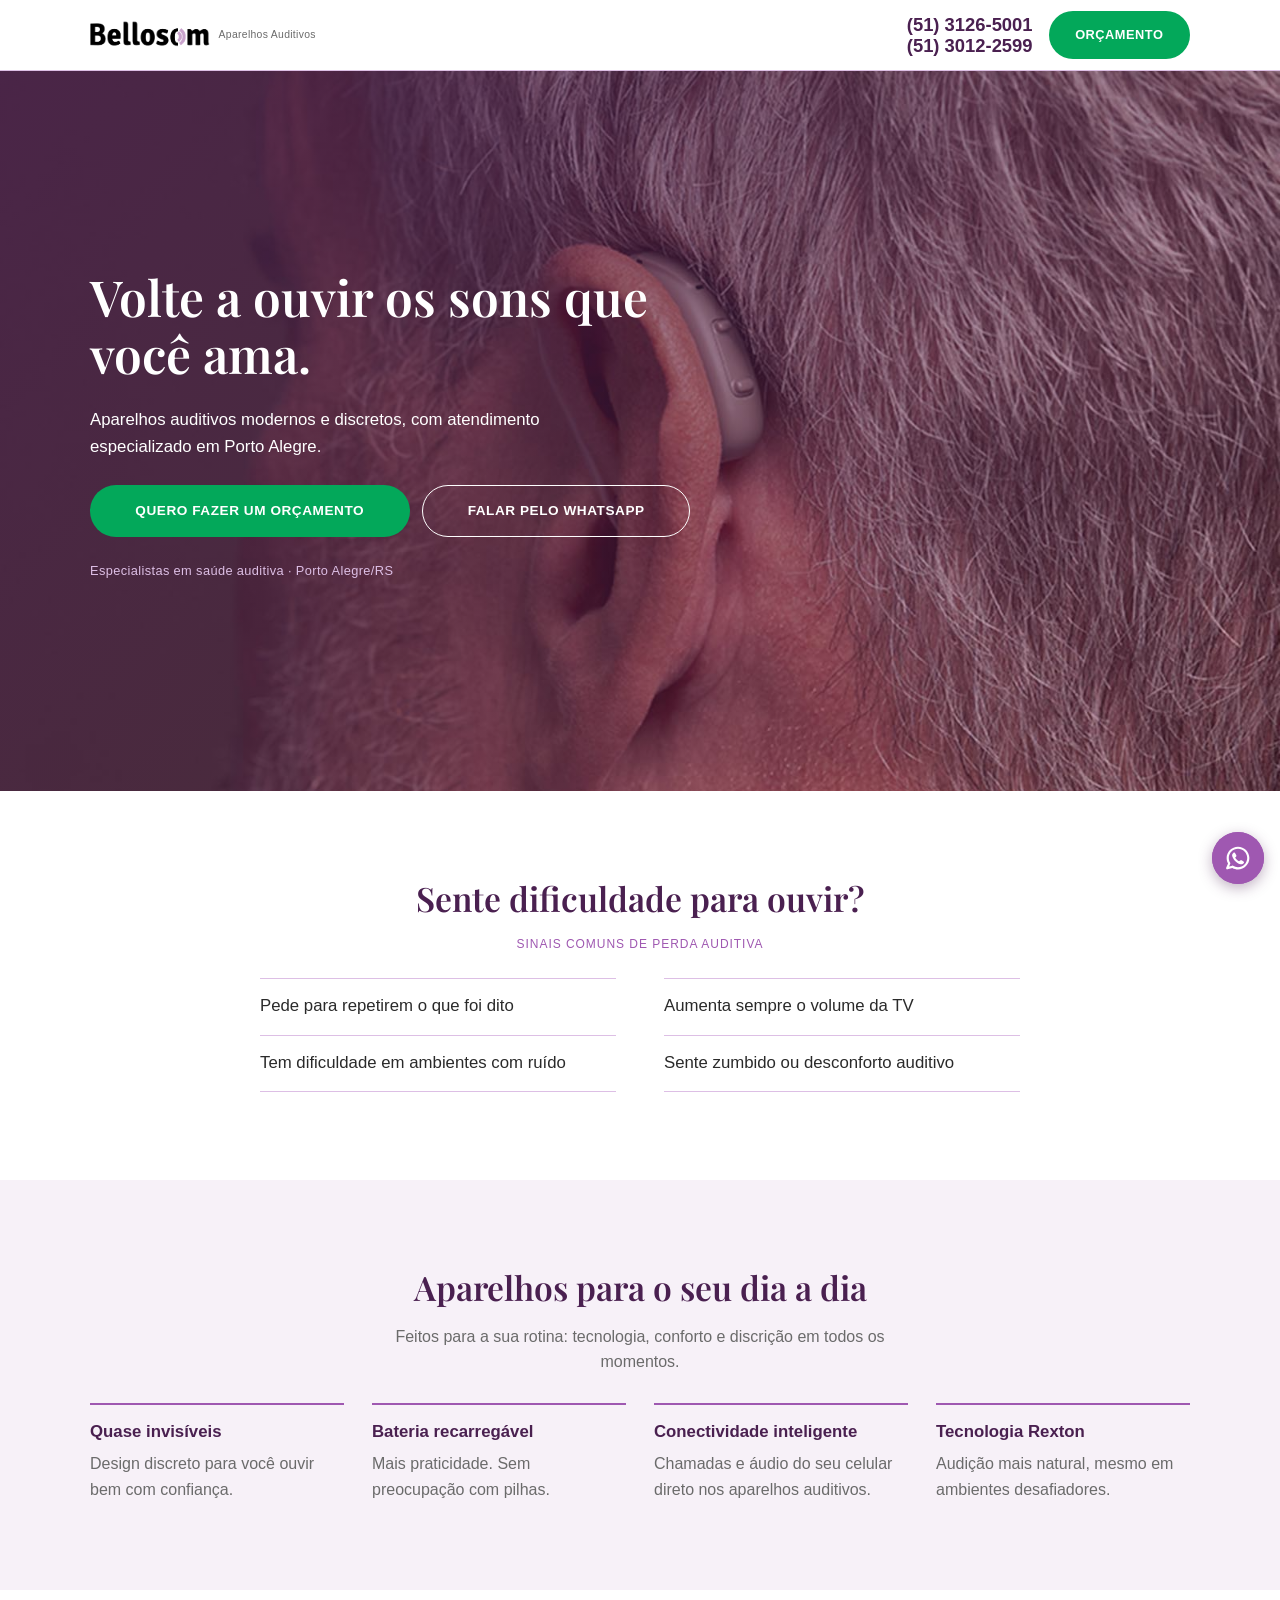
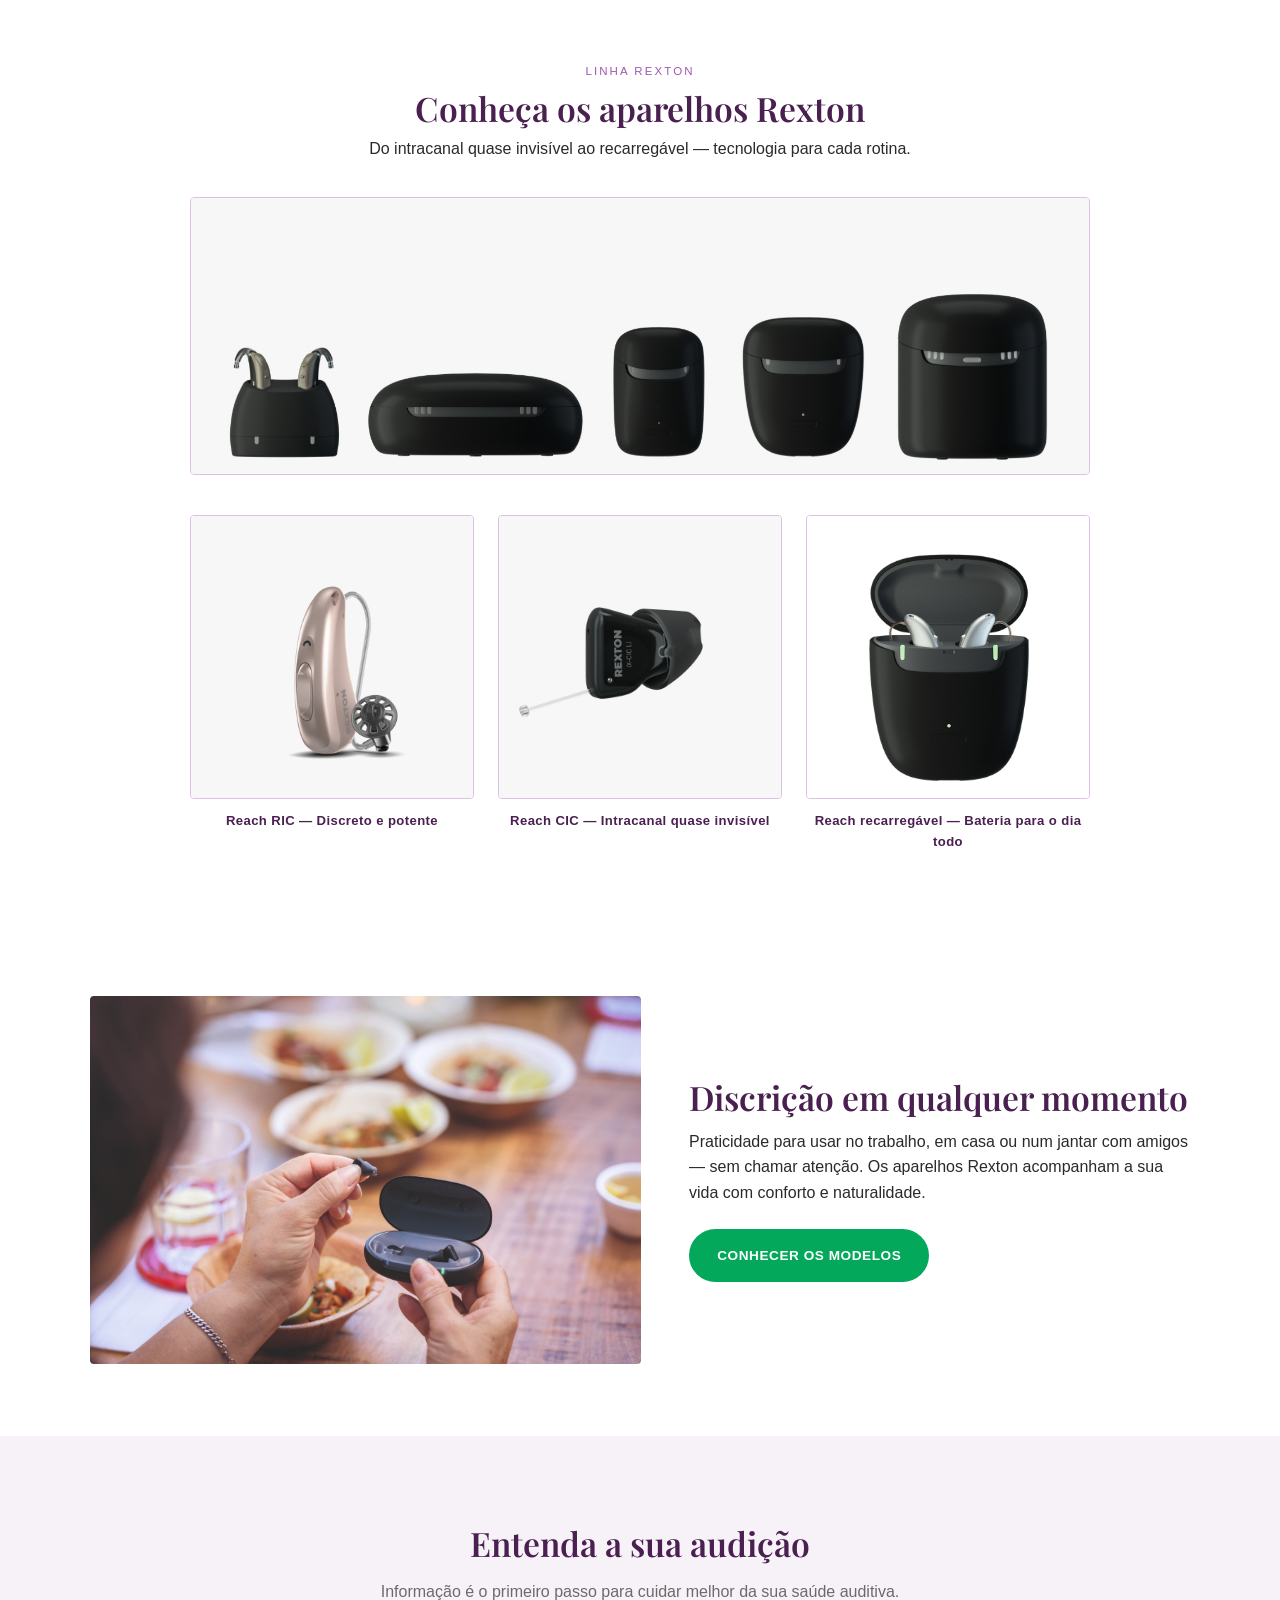
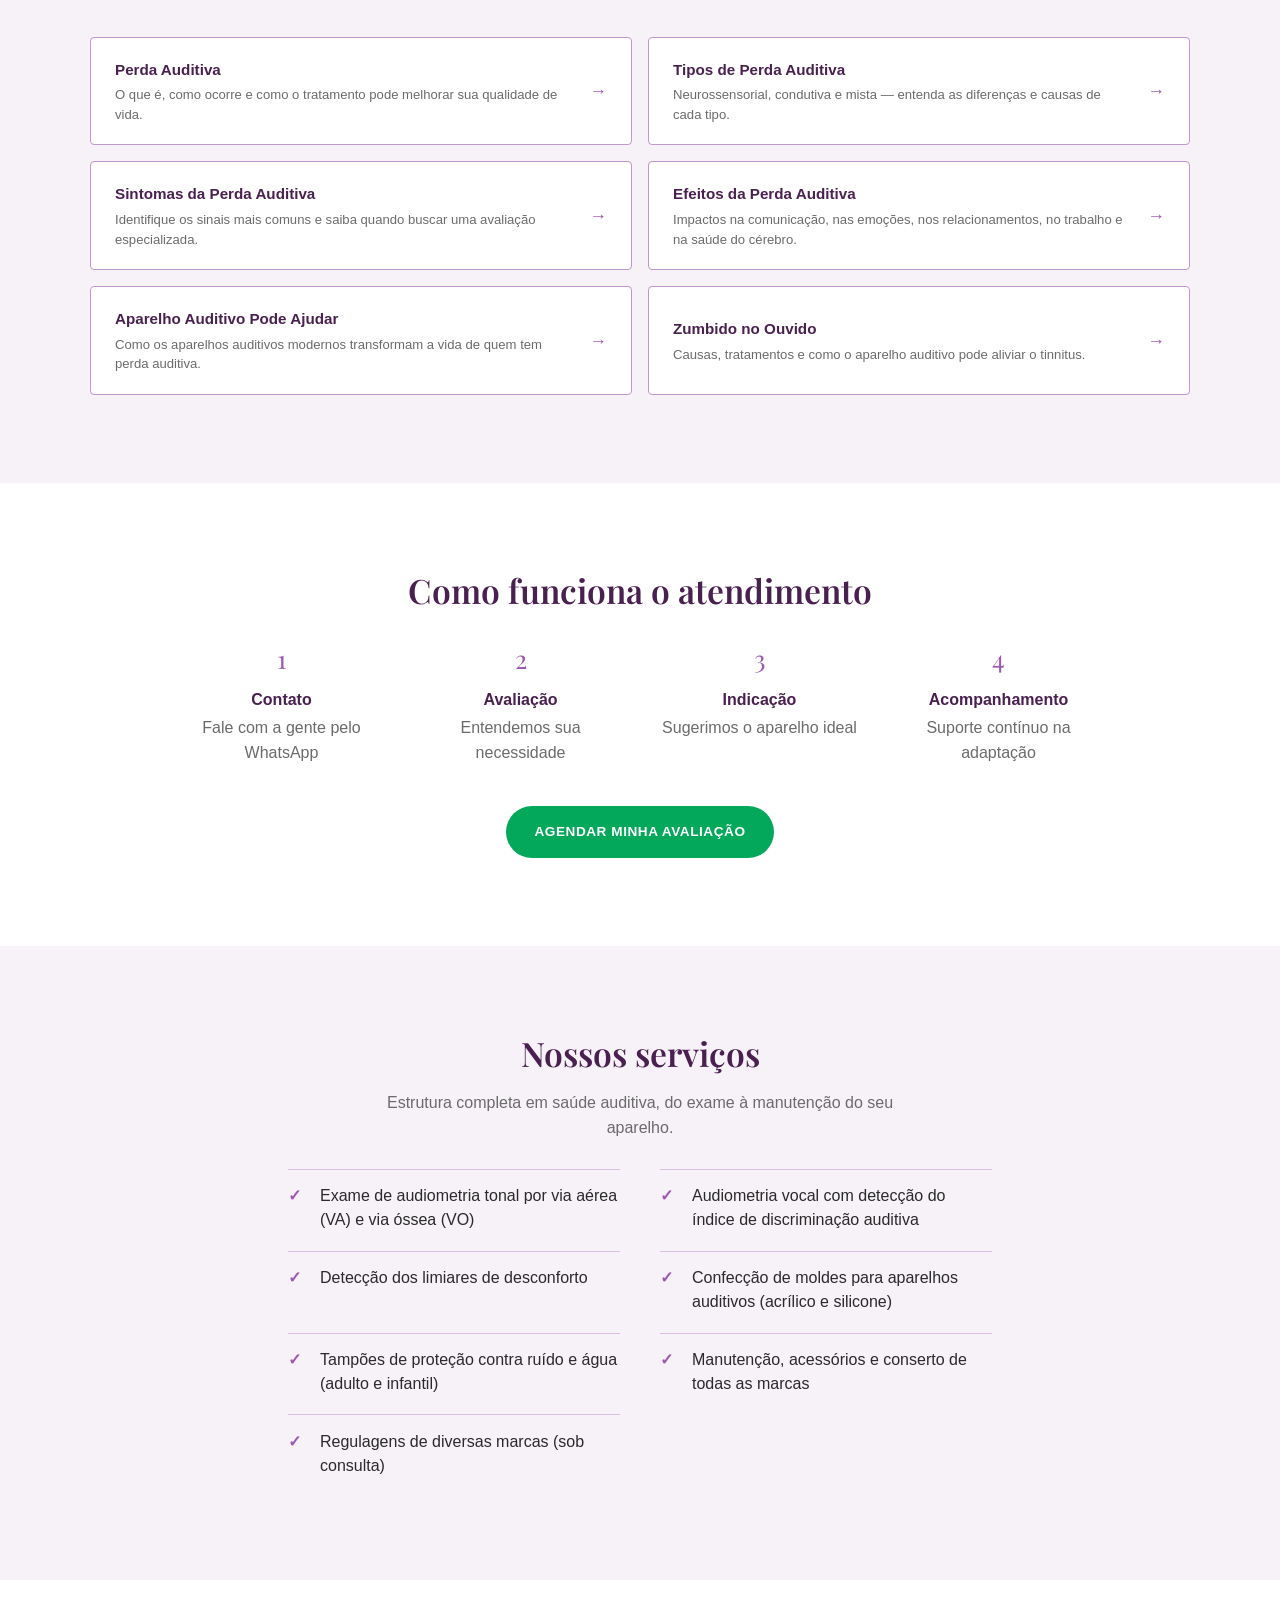
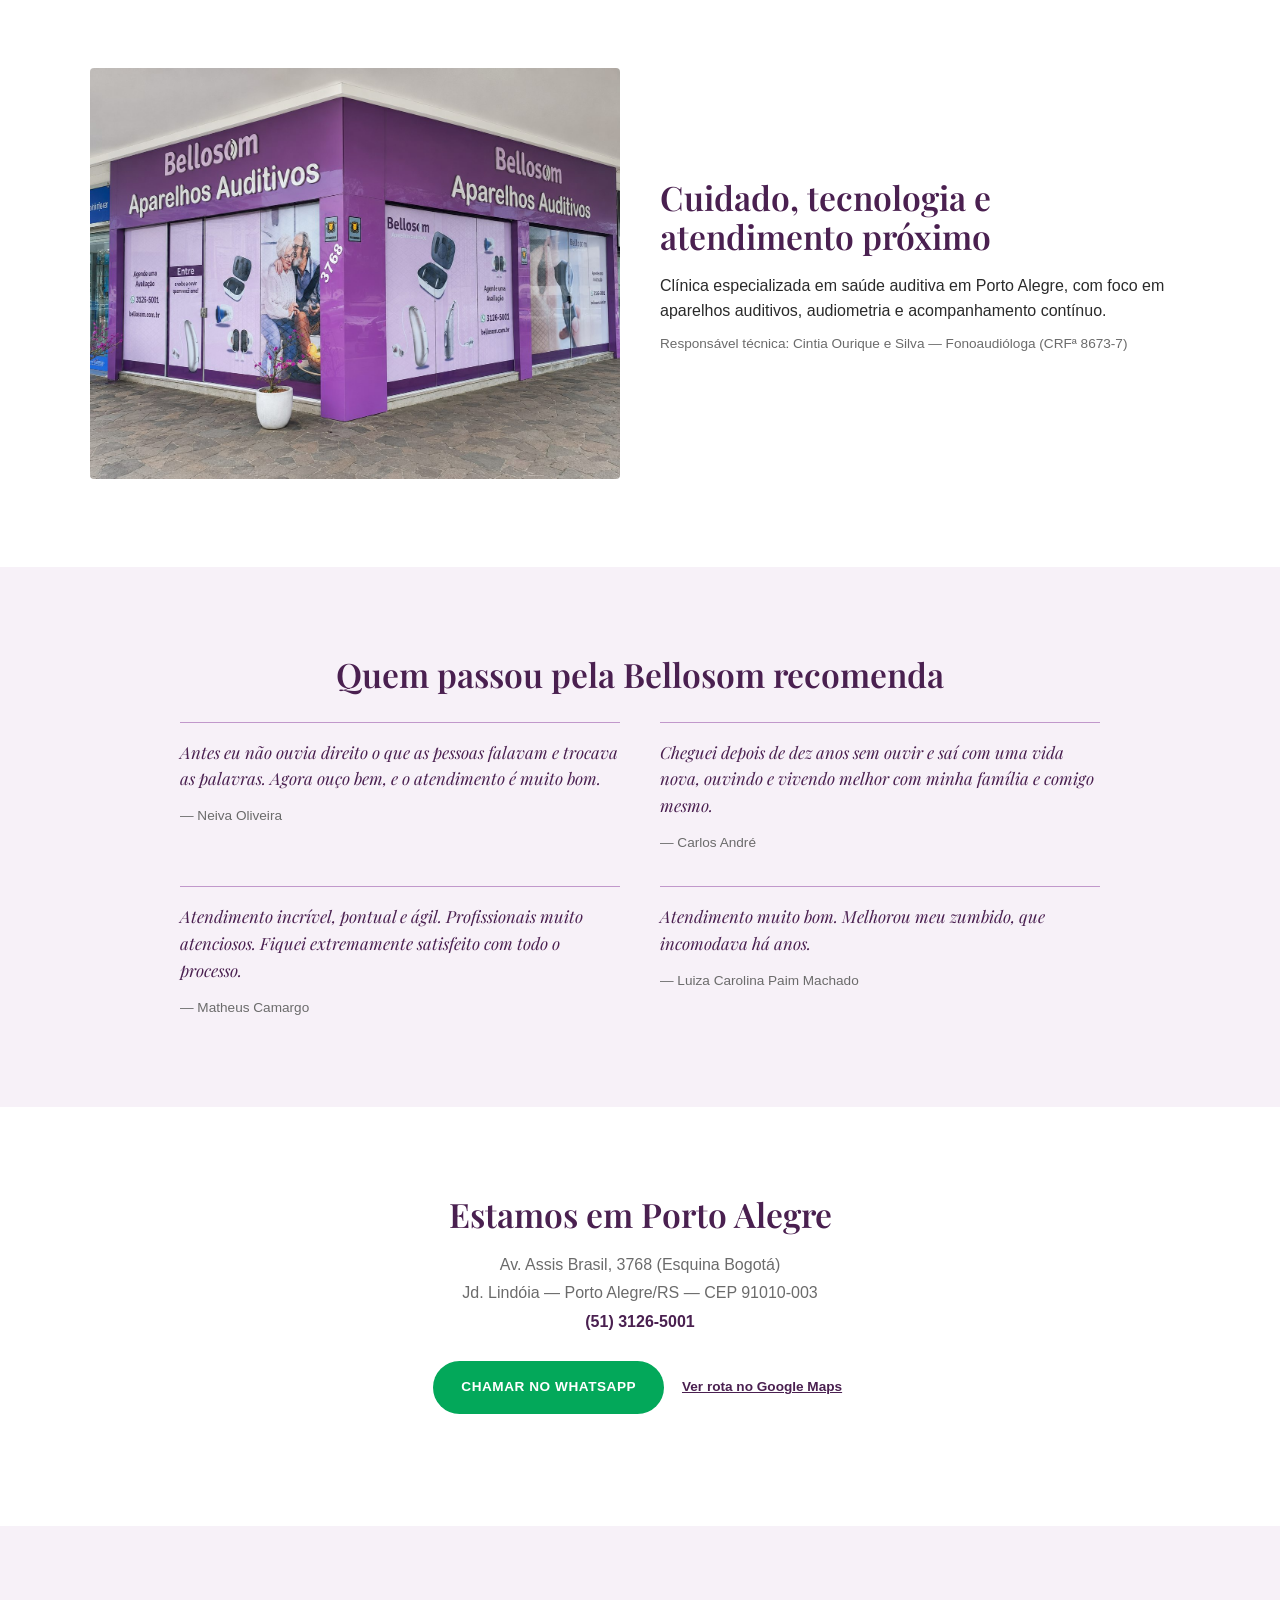
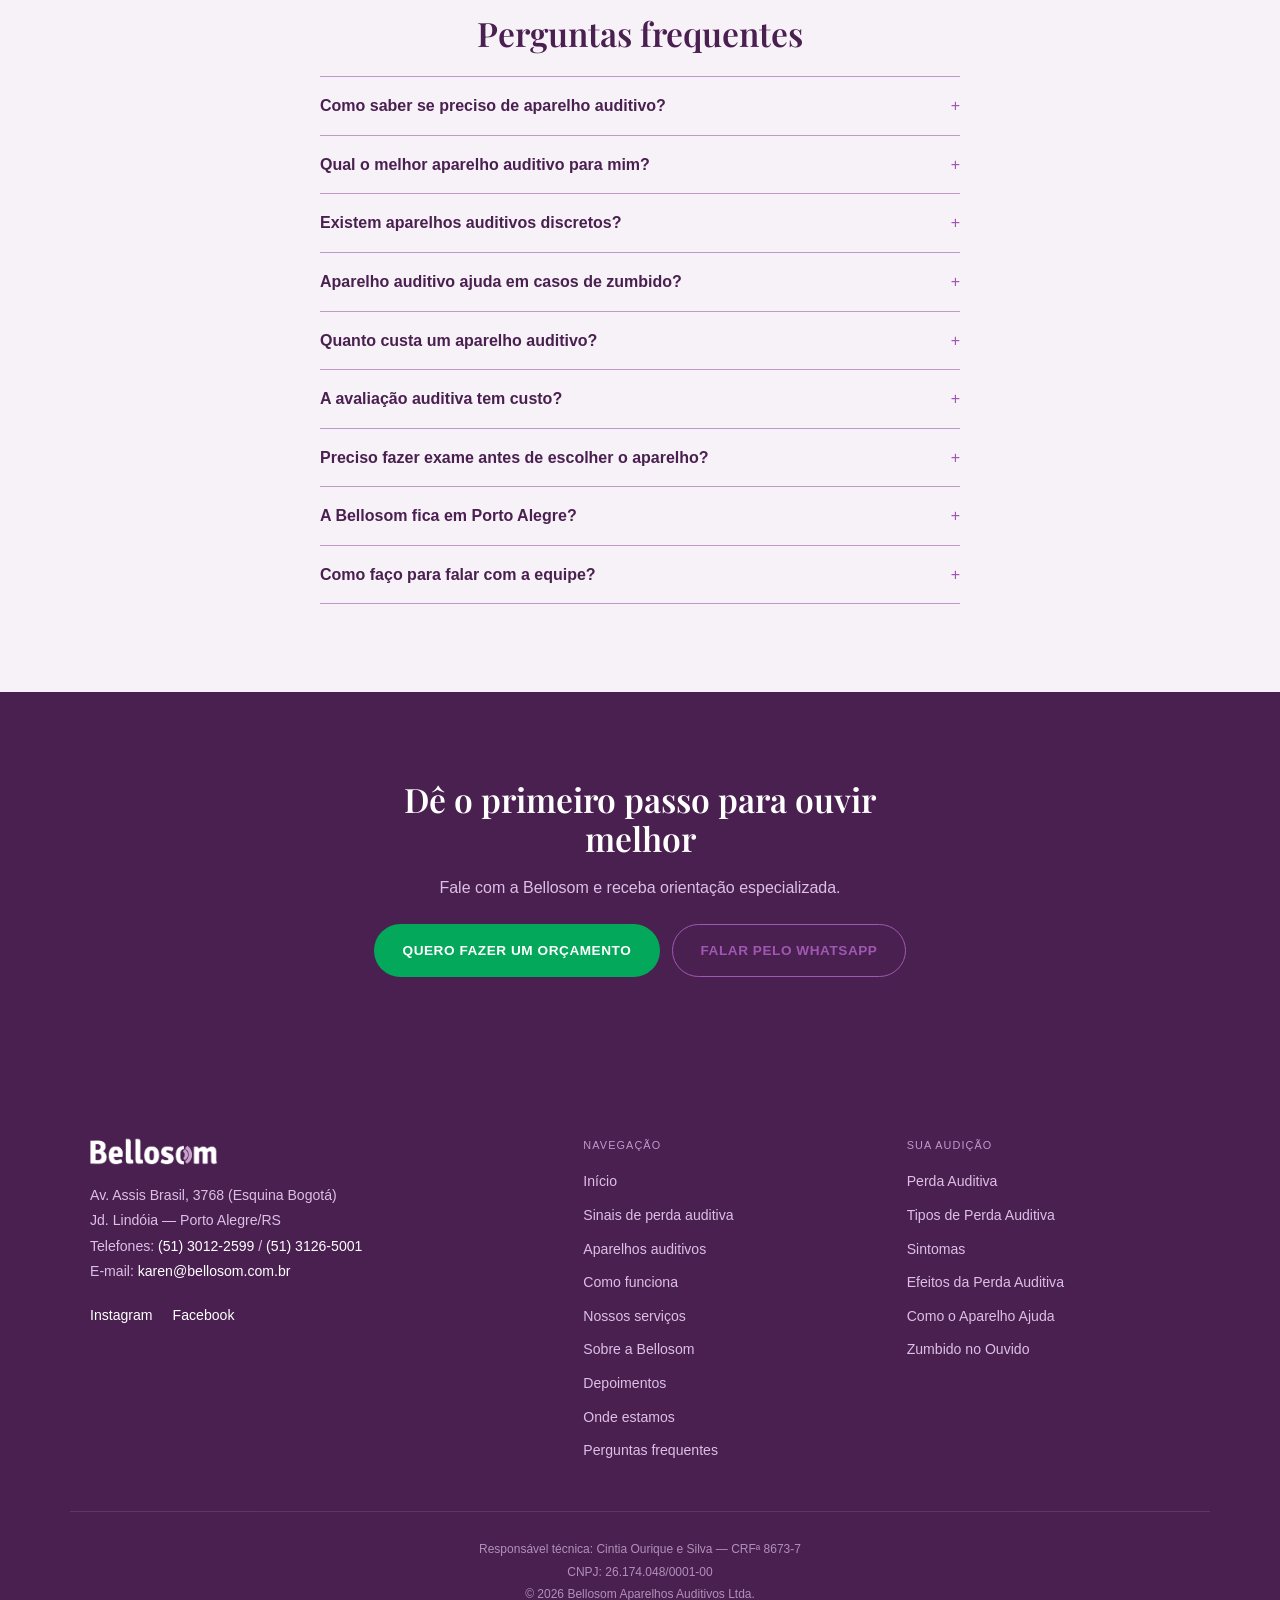
<file: site-claude/index.html>
<!DOCTYPE html>
<html lang="pt-BR">
<head>
<meta charset="UTF-8">
<meta name="viewport" content="width=device-width, initial-scale=1.0">
<title>Aparelhos Auditivos em Porto Alegre | Bellosom</title>
<meta name="description" content="Encontre aparelhos auditivos modernos e atendimento especializado em Porto Alegre. Fale com a Bellosom e solicite um orçamento.">
<link rel="canonical" href="https://www.bellosom.com.br/aparelho-auditivo-bellosom">
<meta name="theme-color" content="#4A2050">

<link rel="icon" type="image/png" sizes="16x16" href="img/favicon-16x16.png">
<link rel="icon" type="image/png" sizes="32x32" href="img/favicon-32x32.png">
<link rel="icon" type="image/png" sizes="48x48" href="img/favicon-48x48.png">
<link rel="shortcut icon" href="favicon.ico">
<link rel="apple-touch-icon" sizes="180x180" href="img/apple-touch-icon.png">

<link rel="preconnect" href="https://fonts.googleapis.com">
<link rel="preconnect" href="https://fonts.gstatic.com" crossorigin>
<link href="https://fonts.googleapis.com/css2?family=Playfair+Display:wght@600;700&display=swap" rel="stylesheet">

<link rel="stylesheet" href="css/style.css">

<!-- Schema.org: MedicalBusiness / LocalBusiness -->
<script type="application/ld+json">
{
  "@context": "https://schema.org",
  "@type": ["MedicalBusiness", "LocalBusiness"],
  "name": "Bellosom Aparelhos Auditivos",
  "url": "https://www.bellosom.com.br/aparelho-auditivo-bellosom",
  "telephone": "+555131265001",
  "address": {
    "@type": "PostalAddress",
    "streetAddress": "Av. Assis Brasil, 3768",
    "addressLocality": "Porto Alegre",
    "addressRegion": "RS",
    "postalCode": "91010-003",
    "addressCountry": "BR"
  },
  "sameAs": [
    "https://www.instagram.com/bellosomaparelhosauditivos/",
    "https://www.facebook.com/bellosomaparelhosauditivos"
  ],
  "description": "Clínica especializada em saúde auditiva em Porto Alegre, com atendimento focado em aparelhos auditivos, audiometria, orientação e adaptação."
}
</script>

<!-- Schema.org: FAQPage -->
<script type="application/ld+json">
{
  "@context": "https://schema.org",
  "@type": "FAQPage",
  "mainEntity": [
    {
      "@type": "Question",
      "name": "Como saber se preciso de aparelho auditivo?",
      "acceptedAnswer": { "@type": "Answer", "text": "Se você pede para repetirem frases ou aumenta o volume da TV com frequência, vale fazer uma avaliação auditiva." }
    },
    {
      "@type": "Question",
      "name": "Qual o melhor aparelho auditivo para mim?",
      "acceptedAnswer": { "@type": "Answer", "text": "Depende do seu grau de perda e da sua rotina. Por isso fazemos uma avaliação individual antes de indicar o modelo." }
    },
    {
      "@type": "Question",
      "name": "Existem aparelhos auditivos discretos?",
      "acceptedAnswer": { "@type": "Answer", "text": "Sim, há modelos compactos e praticamente imperceptíveis no dia a dia." }
    },
    {
      "@type": "Question",
      "name": "Aparelho auditivo ajuda em casos de zumbido?",
      "acceptedAnswer": { "@type": "Answer", "text": "Em muitos casos sim, principalmente quando o zumbido está relacionado à perda auditiva." }
    },
    {
      "@type": "Question",
      "name": "Quanto custa um aparelho auditivo?",
      "acceptedAnswer": { "@type": "Answer", "text": "O investimento varia conforme o modelo e a tecnologia. Solicite um orçamento personalizado com a nossa equipe." }
    },
    {
      "@type": "Question",
      "name": "A avaliação auditiva tem custo?",
      "acceptedAnswer": { "@type": "Answer", "text": "Sim. A avaliação é um atendimento clínico realizado por fonoaudiólogos especializados, com hora marcada. Fale com a nossa equipe pelo WhatsApp para conhecer os valores e agendar." }
    },
    {
      "@type": "Question",
      "name": "Preciso fazer exame antes de escolher o aparelho?",
      "acceptedAnswer": { "@type": "Answer", "text": "Sim, a audiometria ajuda a identificar o tipo e o grau da sua perda auditiva." }
    },
    {
      "@type": "Question",
      "name": "A Bellosom fica em Porto Alegre?",
      "acceptedAnswer": { "@type": "Answer", "text": "Sim, na Av. Assis Brasil, 3768, no bairro Jardim Lindóia." }
    },
    {
      "@type": "Question",
      "name": "Como faço para falar com a equipe?",
      "acceptedAnswer": { "@type": "Answer", "text": "Pelo WhatsApp — é o jeito mais rápido de falar com a Bellosom." }
    }
  ]
}
</script>
</head>
<body>

<!-- ===================== HEADER ===================== -->
<header class="site-header">
  <div class="container site-header__inner">
    <a href="index.html" class="site-header__brand" aria-label="Bellosom Aparelhos Auditivos">
      <img class="site-header__logo-img" src="img/logo-bellosom-preto-rosa.png" alt="Bellosom" width="200" height="50">
      <span class="site-header__logo-sub">Aparelhos Auditivos</span>
    </a>
    <div class="site-header__actions">
      <div class="site-header__phones">
        <a class="site-header__phone" href="tel:+555131265001">(51) 3126-5001</a>
        <a class="site-header__phone" href="tel:+555130122599">(51) 3012-2599</a>
      </div>
      <a class="btn btn--primary cta-orcamento" href="https://wa.me/555131265001?text=Ol%C3%A1%2C%20gostaria%20de%20fazer%20um%20or%C3%A7amento%20de%20aparelho%20auditivo." target="_blank" rel="noopener" data-cta-label="header">Orçamento</a>
    </div>
  </div>
</header>

<main>

  <!-- ===================== HERO ===================== -->
  <section class="hero" aria-labelledby="hero-title">
    <div class="container hero__inner">
      <div class="hero__content">
        <h1 id="hero-title">Volte a ouvir os sons que você ama.</h1>
        <p class="hero__subtitle">Aparelhos auditivos modernos e discretos, com atendimento especializado em Porto Alegre.</p>
        <div class="cta-group">
          <a class="btn btn--primary cta-orcamento" href="https://wa.me/555131265001?text=Ol%C3%A1%2C%20gostaria%20de%20fazer%20um%20or%C3%A7amento%20de%20aparelho%20auditivo." target="_blank" rel="noopener" data-cta-label="hero">Quero fazer um orçamento</a>
          <a class="btn btn--outline cta-whatsapp" href="https://wa.me/555131265001?text=Ol%C3%A1%2C%20gostaria%20de%20mais%20informa%C3%A7%C3%B5es%20sobre%20aparelhos%20auditivos." target="_blank" rel="noopener" data-cta-label="hero">Falar pelo WhatsApp</a>
        </div>
        <p class="trust-line">Especialistas em saúde auditiva · Porto Alegre/RS</p>
      </div>
    </div>
  </section>

  <!-- ===================== DORES ===================== -->
  <section class="section section--light" aria-labelledby="dores-title">
    <div class="container">
      <h2 id="dores-title">Sente dificuldade para ouvir?</h2>
      <p class="section__label">Sinais comuns de perda auditiva</p>

      <ul class="symptom-list">
        <li>Pede para repetirem o que foi dito</li>
        <li>Aumenta sempre o volume da TV</li>
        <li>Tem dificuldade em ambientes com ruído</li>
        <li>Sente zumbido ou desconforto auditivo</li>
      </ul>
    </div>
  </section>

  <!-- ===================== APARELHOS (Solução) ===================== -->
  <section class="section section--soft" aria-labelledby="aparelhos-title">
    <div class="container">
      <h2 id="aparelhos-title">Aparelhos para o seu dia a dia</h2>
      <p class="section__lead">Feitos para a sua rotina: tecnologia, conforto e discrição em todos os momentos.</p>

      <div class="card-grid">
        <div class="info-card">
          <h3>Quase invisíveis</h3>
          <p>Design discreto para você ouvir bem com confiança.</p>
        </div>
        <div class="info-card">
          <h3>Bateria recarregável</h3>
          <p>Mais praticidade. Sem preocupação com pilhas.</p>
        </div>
        <div class="info-card">
          <h3>Conectividade inteligente</h3>
          <p>Chamadas e áudio do seu celular direto nos aparelhos auditivos.</p>
        </div>
        <div class="info-card">
          <h3>Tecnologia Rexton</h3>
          <p>Audição mais natural, mesmo em ambientes desafiadores.</p>
        </div>
      </div>
    </div>
  </section>

  <!-- ===================== VITRINE DE PRODUTOS (full-width) ===================== -->
  <section class="product-showcase" aria-label="Modelos de aparelhos auditivos Rexton">
    <div class="container">
      <p class="product-showcase__label">Linha Rexton</p>
      <h2 class="product-showcase__title">Conheça os aparelhos Rexton</h2>
      <p class="product-showcase__lead">Do intracanal quase invisível ao recarregável — tecnologia para cada rotina.</p>

      <figure class="product-lineup">
        <img src="img/aparelhos/rexton-linha-completa-branco.jpg" alt="Linha completa de aparelhos auditivos e estojos carregadores Rexton" loading="lazy" width="1600" height="492">
      </figure>

      <div class="product-gallery">
        <figure class="product-card">
          <img src="img/aparelhos/rexton-reach-ric.jpg" alt="Aparelho auditivo Rexton Reach retroauricular discreto na cor champanhe" loading="lazy" width="800" height="800">
          <figcaption>Reach RIC — Discreto e potente</figcaption>
        </figure>
        <figure class="product-card">
          <img src="img/aparelhos/rexton-reach-cic.jpg" alt="Aparelho auditivo Rexton Reach CIC intracanal quase invisível" loading="lazy" width="800" height="800">
          <figcaption>Reach CIC — Intracanal quase invisível</figcaption>
        </figure>
        <figure class="product-card">
          <img src="img/aparelhos/rexton-reach-recarregavel.jpg" alt="Par de aparelhos auditivos Rexton Reach no estojo carregador" loading="lazy" width="800" height="800">
          <figcaption>Reach recarregável — Bateria para o dia todo</figcaption>
        </figure>
      </div>
    </div>
  </section>

  <!-- ===================== LIFESTYLE (uso no dia a dia) ===================== -->
  <section class="lifestyle-band" aria-label="Aparelhos auditivos discretos no dia a dia">
    <div class="container lifestyle-band__inner">
      <figure class="lifestyle-band__media">
        <img src="img/aparelhos/rexton-lifestyle-restaurante.jpg" alt="Pessoa retirando discretamente o aparelho auditivo Rexton do estojo durante uma refeição" loading="lazy" width="1024" height="683">
      </figure>
      <div class="lifestyle-band__text">
        <h2>Discrição em qualquer momento</h2>
        <p>Praticidade para usar no trabalho, em casa ou num jantar com amigos — sem chamar atenção. Os aparelhos Rexton acompanham a sua vida com conforto e naturalidade.</p>
        <a class="btn btn--primary cta-orcamento" href="https://wa.me/555131265001?text=Ol%C3%A1%2C%20gostaria%20de%20conhecer%20os%20modelos%20de%20aparelhos%20auditivos%20Rexton." target="_blank" rel="noopener" data-cta-label="lifestyle">Conhecer os modelos</a>
      </div>
    </div>
  </section>

  <!-- ===================== SUA AUDIÇÃO ===================== -->
  <section class="section section--soft" aria-labelledby="audicao-title">
    <div class="container">
      <h2 id="audicao-title">Entenda a sua audição</h2>
      <p class="section__lead">Informação é o primeiro passo para cuidar melhor da sua saúde auditiva.</p>

      <div class="audicao-grid">
        <a class="audicao-card" href="perda-auditiva.html">
          <div class="audicao-card__body">
            <p class="audicao-card__title">Perda Auditiva</p>
            <p class="audicao-card__desc">O que é, como ocorre e como o tratamento pode melhorar sua qualidade de vida.</p>
          </div>
          <span class="audicao-card__arrow" aria-hidden="true">→</span>
        </a>
        <a class="audicao-card" href="tipos-de-perda-auditiva.html">
          <div class="audicao-card__body">
            <p class="audicao-card__title">Tipos de Perda Auditiva</p>
            <p class="audicao-card__desc">Neurossensorial, condutiva e mista — entenda as diferenças e causas de cada tipo.</p>
          </div>
          <span class="audicao-card__arrow" aria-hidden="true">→</span>
        </a>
        <a class="audicao-card" href="sintomas-da-perda-auditiva.html">
          <div class="audicao-card__body">
            <p class="audicao-card__title">Sintomas da Perda Auditiva</p>
            <p class="audicao-card__desc">Identifique os sinais mais comuns e saiba quando buscar uma avaliação especializada.</p>
          </div>
          <span class="audicao-card__arrow" aria-hidden="true">→</span>
        </a>
        <a class="audicao-card" href="efeitos-da-perda-auditiva.html">
          <div class="audicao-card__body">
            <p class="audicao-card__title">Efeitos da Perda Auditiva</p>
            <p class="audicao-card__desc">Impactos na comunicação, nas emoções, nos relacionamentos, no trabalho e na saúde do cérebro.</p>
          </div>
          <span class="audicao-card__arrow" aria-hidden="true">→</span>
        </a>
        <a class="audicao-card" href="aparelho-auditivo-pode-ajudar.html">
          <div class="audicao-card__body">
            <p class="audicao-card__title">Aparelho Auditivo Pode Ajudar</p>
            <p class="audicao-card__desc">Como os aparelhos auditivos modernos transformam a vida de quem tem perda auditiva.</p>
          </div>
          <span class="audicao-card__arrow" aria-hidden="true">→</span>
        </a>
        <a class="audicao-card" href="zumbido.html">
          <div class="audicao-card__body">
            <p class="audicao-card__title">Zumbido no Ouvido</p>
            <p class="audicao-card__desc">Causas, tratamentos e como o aparelho auditivo pode aliviar o tinnitus.</p>
          </div>
          <span class="audicao-card__arrow" aria-hidden="true">→</span>
        </a>
      </div>
    </div>
  </section>

  <!-- ===================== COMO FUNCIONA ===================== -->
  <section class="section section--light" aria-labelledby="como-funciona-title">
    <div class="container">
      <h2 id="como-funciona-title">Como funciona o atendimento</h2>

      <ol class="step-list">
        <li><span class="step-list__number">1</span><div><h3>Contato</h3><p>Fale com a gente pelo WhatsApp</p></div></li>
        <li><span class="step-list__number">2</span><div><h3>Avaliação</h3><p>Entendemos sua necessidade</p></div></li>
        <li><span class="step-list__number">3</span><div><h3>Indicação</h3><p>Sugerimos o aparelho ideal</p></div></li>
        <li><span class="step-list__number">4</span><div><h3>Acompanhamento</h3><p>Suporte contínuo na adaptação</p></div></li>
      </ol>
      <div class="step-cta">
        <a class="btn btn--primary cta-orcamento" href="https://wa.me/555131265001?text=Ol%C3%A1%2C%20gostaria%20de%20agendar%20uma%20avalia%C3%A7%C3%A3o%20auditiva%20na%20Bellosom." target="_blank" rel="noopener" data-cta-label="como-funciona">Agendar minha avaliação</a>
      </div>
    </div>
  </section>

  <!-- ===================== NOSSOS SERVIÇOS ===================== -->
  <section class="section section--soft" aria-labelledby="servicos-title">
    <div class="container">
      <h2 id="servicos-title">Nossos serviços</h2>
      <p class="section__lead">Estrutura completa em saúde auditiva, do exame à manutenção do seu aparelho.</p>

      <ul class="services-list">
        <li>Exame de audiometria tonal por via aérea (VA) e via óssea (VO)</li>
        <li>Audiometria vocal com detecção do índice de discriminação auditiva</li>
        <li>Detecção dos limiares de desconforto</li>
        <li>Confecção de moldes para aparelhos auditivos (acrílico e silicone)</li>
        <li>Tampões de proteção contra ruído e água (adulto e infantil)</li>
        <li>Manutenção, acessórios e conserto de todas as marcas</li>
        <li>Regulagens de diversas marcas (sob consulta)</li>
      </ul>
    </div>
  </section>

  <!-- ===================== AUTORIDADE ===================== -->
  <section class="section section--light" aria-labelledby="autoridade-title">
    <div class="container autoridade__inner">
      <figure class="autoridade__media">
        <img src="img/bellosom-fachada.jpg" alt="Fachada da loja Bellosom Aparelhos Auditivos na Av. Assis Brasil, 3768, em Porto Alegre" loading="lazy" width="1400" height="1085">
      </figure>
      <div>
        <h2 id="autoridade-title">Cuidado, tecnologia e atendimento próximo</h2>
        <p>Clínica especializada em saúde auditiva em Porto Alegre, com foco em aparelhos auditivos, audiometria e acompanhamento contínuo.</p>
        <p class="autoridade__credential">Responsável técnica: Cintia Ourique e Silva — Fonoaudióloga (CRFª 8673-7)</p>
      </div>
    </div>
  </section>

  <!-- ===================== PROVA SOCIAL ===================== -->
  <section class="section section--soft" aria-labelledby="depoimentos-title">
    <div class="container">
      <h2 id="depoimentos-title">Quem passou pela Bellosom recomenda</h2>

      <div class="card-grid card-grid--testimonials">
        <blockquote class="testimonial-card">
          <p>Antes eu não ouvia direito o que as pessoas falavam e trocava as palavras. Agora ouço bem, e o atendimento é muito bom.</p>
          <cite>— Neiva Oliveira</cite>
        </blockquote>
        <blockquote class="testimonial-card">
          <p>Cheguei depois de dez anos sem ouvir e saí com uma vida nova, ouvindo e vivendo melhor com minha família e comigo mesmo.</p>
          <cite>— Carlos André</cite>
        </blockquote>
        <blockquote class="testimonial-card">
          <p>Atendimento incrível, pontual e ágil. Profissionais muito atenciosos. Fiquei extremamente satisfeito com todo o processo.</p>
          <cite>— Matheus Camargo</cite>
        </blockquote>
        <blockquote class="testimonial-card">
          <p>Atendimento muito bom. Melhorou meu zumbido, que incomodava há anos.</p>
          <cite>— Luiza Carolina Paim Machado</cite>
        </blockquote>
      </div>
    </div>
  </section>

  <!-- ===================== LOCAL / GEO ===================== -->
  <section class="section section--light" aria-labelledby="geo-title">
    <div class="container">
      <h2 id="geo-title">Estamos em Porto Alegre</h2>

      <address class="geo__address">
        Av. Assis Brasil, 3768 (Esquina Bogotá)<br>
        Jd. Lindóia — Porto Alegre/RS — CEP 91010-003<br>
        <a href="tel:+555131265001">(51) 3126-5001</a>
      </address>

      <div class="cta-group cta-group--inline">
        <a class="btn btn--primary cta-whatsapp" href="https://wa.me/555131265001?text=Ol%C3%A1%2C%20vi%20a%20p%C3%A1gina%20da%20Bellosom%20e%20gostaria%20de%20mais%20informa%C3%A7%C3%B5es%20sobre%20aparelhos%20auditivos%20em%20Porto%20Alegre." target="_blank" rel="noopener" data-cta-label="geo">Chamar no WhatsApp</a>
        <a class="btn btn--link" href="https://www.google.com/maps/search/?api=1&query=Av.+Assis+Brasil%2C+3768%2C+Jardim+Lind%C3%B3ia%2C+Porto+Alegre+-+RS" target="_blank" rel="noopener">Ver rota no Google Maps</a>
      </div>
    </div>
  </section>

  <!-- ===================== FAQ ===================== -->
  <section class="section section--soft" aria-labelledby="faq-title">
    <div class="container">
      <h2 id="faq-title">Perguntas frequentes</h2>

      <div class="faq-list">
        <details class="faq-item">
          <summary>Como saber se preciso de aparelho auditivo?</summary>
          <p>Se você pede para repetirem frases ou aumenta o volume da TV com frequência, vale fazer uma avaliação auditiva.</p>
        </details>
        <details class="faq-item">
          <summary>Qual o melhor aparelho auditivo para mim?</summary>
          <p>Depende do seu grau de perda e da sua rotina. Por isso fazemos uma avaliação individual antes de indicar o modelo.</p>
        </details>
        <details class="faq-item">
          <summary>Existem aparelhos auditivos discretos?</summary>
          <p>Sim, há modelos compactos e praticamente imperceptíveis no dia a dia.</p>
        </details>
        <details class="faq-item">
          <summary>Aparelho auditivo ajuda em casos de zumbido?</summary>
          <p>Em muitos casos sim, principalmente quando o zumbido está relacionado à perda auditiva.</p>
        </details>
        <details class="faq-item">
          <summary>Quanto custa um aparelho auditivo?</summary>
          <p>O investimento varia conforme o modelo e a tecnologia. Solicite um orçamento personalizado com a nossa equipe.</p>
        </details>
        <details class="faq-item">
          <summary>A avaliação auditiva tem custo?</summary>
          <p>Sim. A avaliação é um atendimento clínico realizado por fonoaudiólogos especializados, com hora marcada. Fale com a nossa equipe pelo WhatsApp para conhecer os valores e agendar.</p>
        </details>
        <details class="faq-item">
          <summary>Preciso fazer exame antes de escolher o aparelho?</summary>
          <p>Sim, a audiometria ajuda a identificar o tipo e o grau da sua perda auditiva.</p>
        </details>
        <details class="faq-item">
          <summary>A Bellosom fica em Porto Alegre?</summary>
          <p>Sim, na Av. Assis Brasil, 3768, no bairro Jardim Lindóia.</p>
        </details>
        <details class="faq-item">
          <summary>Como faço para falar com a equipe?</summary>
          <p>Pelo WhatsApp — é o jeito mais rápido de falar com a Bellosom.</p>
        </details>
      </div>
    </div>
  </section>

  <!-- ===================== CTA FINAL ===================== -->
  <section class="section section--dark cta-final" aria-labelledby="cta-final-title">
    <div class="container cta-final__inner">
      <h2 id="cta-final-title">Dê o primeiro passo para ouvir melhor</h2>
      <p>Fale com a Bellosom e receba orientação especializada.</p>
      <div class="cta-group">
        <a class="btn btn--primary cta-orcamento" href="https://wa.me/555131265001?text=Ol%C3%A1%2C%20gostaria%20de%20fazer%20um%20or%C3%A7amento%20de%20aparelho%20auditivo." target="_blank" rel="noopener" data-cta-label="cta-final">Quero fazer um orçamento</a>
        <a class="btn btn--outline cta-whatsapp" href="https://wa.me/555131265001?text=Ol%C3%A1%2C%20gostaria%20de%20falar%20com%20a%20Bellosom%20sobre%20aparelhos%20auditivos." target="_blank" rel="noopener" data-cta-label="cta-final">Falar pelo WhatsApp</a>
      </div>
    </div>
  </section>

</main>

<!-- ===================== FOOTER ===================== -->
<footer class="site-footer">
  <div class="container site-footer__inner">

    <div class="site-footer__brand">
      <img class="site-footer__logo-img" src="img/logo-bellosom-branco-rosa.png" alt="Bellosom Aparelhos Auditivos" width="180" height="45">
      <address>
        Av. Assis Brasil, 3768 (Esquina Bogotá)<br>
        Jd. Lindóia — Porto Alegre/RS<br>
        Telefones: <a href="tel:+555130122599">(51) 3012-2599</a> / <a href="tel:+555131265001">(51) 3126-5001</a><br>
        E-mail: <a href="mailto:karen@bellosom.com.br">karen@bellosom.com.br</a>
      </address>
      <div class="site-footer__social">
        <a href="https://www.instagram.com/bellosomaparelhosauditivos/" target="_blank" rel="noopener">Instagram</a>
        <a href="https://www.facebook.com/bellosomaparelhosauditivos" target="_blank" rel="noopener">Facebook</a>
      </div>
    </div>

    <nav class="site-footer__sitemap" aria-label="Navegação">
      <p class="site-footer__nav-title">Navegação</p>
      <ul>
        <li><a href="#hero-title">Início</a></li>
        <li><a href="#dores-title">Sinais de perda auditiva</a></li>
        <li><a href="#aparelhos-title">Aparelhos auditivos</a></li>
        <li><a href="#como-funciona-title">Como funciona</a></li>
        <li><a href="#servicos-title">Nossos serviços</a></li>
        <li><a href="#autoridade-title">Sobre a Bellosom</a></li>
        <li><a href="#depoimentos-title">Depoimentos</a></li>
        <li><a href="#geo-title">Onde estamos</a></li>
        <li><a href="#faq-title">Perguntas frequentes</a></li>
      </ul>
    </nav>

    <nav class="site-footer__sitemap" aria-label="Sua Audição">
      <p class="site-footer__nav-title">Sua Audição</p>
      <ul>
        <li><a href="perda-auditiva.html">Perda Auditiva</a></li>
        <li><a href="tipos-de-perda-auditiva.html">Tipos de Perda Auditiva</a></li>
        <li><a href="sintomas-da-perda-auditiva.html">Sintomas</a></li>
        <li><a href="efeitos-da-perda-auditiva.html">Efeitos da Perda Auditiva</a></li>
        <li><a href="aparelho-auditivo-pode-ajudar.html">Como o Aparelho Ajuda</a></li>
        <li><a href="zumbido.html">Zumbido no Ouvido</a></li>
      </ul>
    </nav>

  </div>

  <div class="container site-footer__legal">
    <p>Responsável técnica: Cintia Ourique e Silva — CRFª 8673-7</p>
    <p>CNPJ: 26.174.048/0001-00</p>
    <p>© 2026 Bellosom Aparelhos Auditivos Ltda.</p>
  </div>
</footer>

<!-- ===================== BOTÃO FLUTUANTE WHATSAPP ===================== -->
<a class="whatsapp-float cta-whatsapp" href="https://wa.me/555131265001?text=Ol%C3%A1%2C%20gostaria%20de%20mais%20informa%C3%A7%C3%B5es%20sobre%20aparelhos%20auditivos." target="_blank" rel="noopener" data-cta-label="float" aria-label="Falar com a Bellosom pelo WhatsApp">
  <span class="whatsapp-float__ping" aria-hidden="true"></span>
  <svg viewBox="0 0 24 24" width="26" height="26" fill="currentColor" aria-hidden="true">
    <path fill-rule="evenodd" clip-rule="evenodd" d="M3.50002 12C3.50002 7.30558 7.3056 3.5 12 3.5C16.6944 3.5 20.5 7.30558 20.5 12C20.5 16.6944 16.6944 20.5 12 20.5C10.3278 20.5 8.77127 20.0182 7.45798 19.1861C7.21357 19.0313 6.91408 18.9899 6.63684 19.0726L3.75769 19.9319L4.84173 17.3953C4.96986 17.0955 4.94379 16.7521 4.77187 16.4751C3.9657 15.176 3.50002 13.6439 3.50002 12ZM12 1.5C6.20103 1.5 1.50002 6.20101 1.50002 12C1.50002 13.8381 1.97316 15.5683 2.80465 17.0727L1.08047 21.107C0.928048 21.4637 0.99561 21.8763 1.25382 22.1657C1.51203 22.4552 1.91432 22.5692 2.28599 22.4582L6.78541 21.1155C8.32245 21.9965 10.1037 22.5 12 22.5C17.799 22.5 22.5 17.799 22.5 12C22.5 6.20101 17.799 1.5 12 1.5ZM14.2925 14.1824L12.9783 15.1081C12.3628 14.7575 11.6823 14.2681 10.9997 13.5855C10.2901 12.8759 9.76402 12.1433 9.37612 11.4713L10.2113 10.7624C10.5697 10.4582 10.6678 9.94533 10.447 9.53028L9.38284 7.53028C9.23954 7.26097 8.98116 7.0718 8.68115 7.01654C8.38113 6.96129 8.07231 7.046 7.84247 7.24659L7.52696 7.52195C6.76823 8.18414 6.3195 9.2723 6.69141 10.3741C7.07698 11.5163 7.89983 13.314 9.58552 14.9997C11.3991 16.8133 13.2413 17.5275 14.3186 17.8049C15.1866 18.0283 16.008 17.7288 16.5868 17.2572L17.1783 16.7752C17.4313 16.5691 17.5678 16.2524 17.544 15.9269C17.5201 15.6014 17.3389 15.308 17.0585 15.1409L15.3802 14.1409C15.0412 13.939 14.6152 13.9552 14.2925 14.1824Z"/>
  </svg>
</a>

<script src="js/script.js"></script>
</body>
</html>
</file>
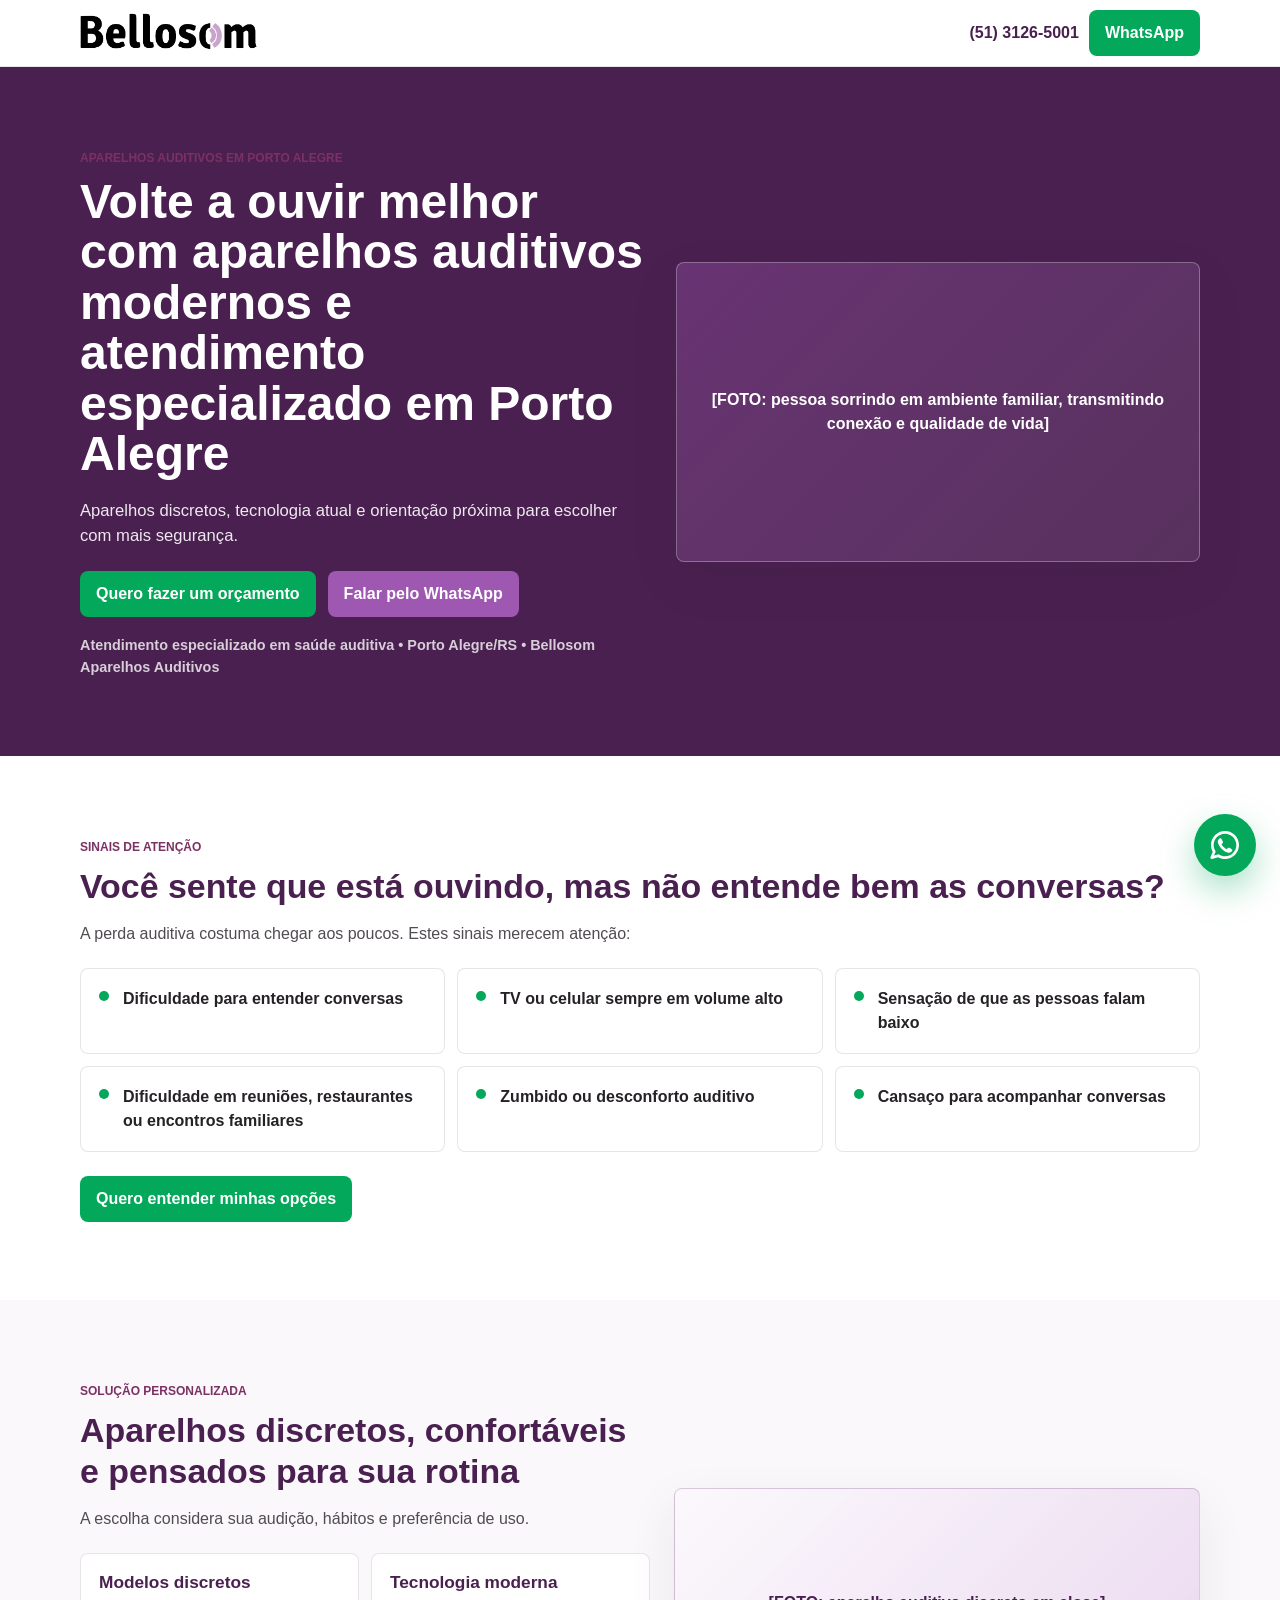
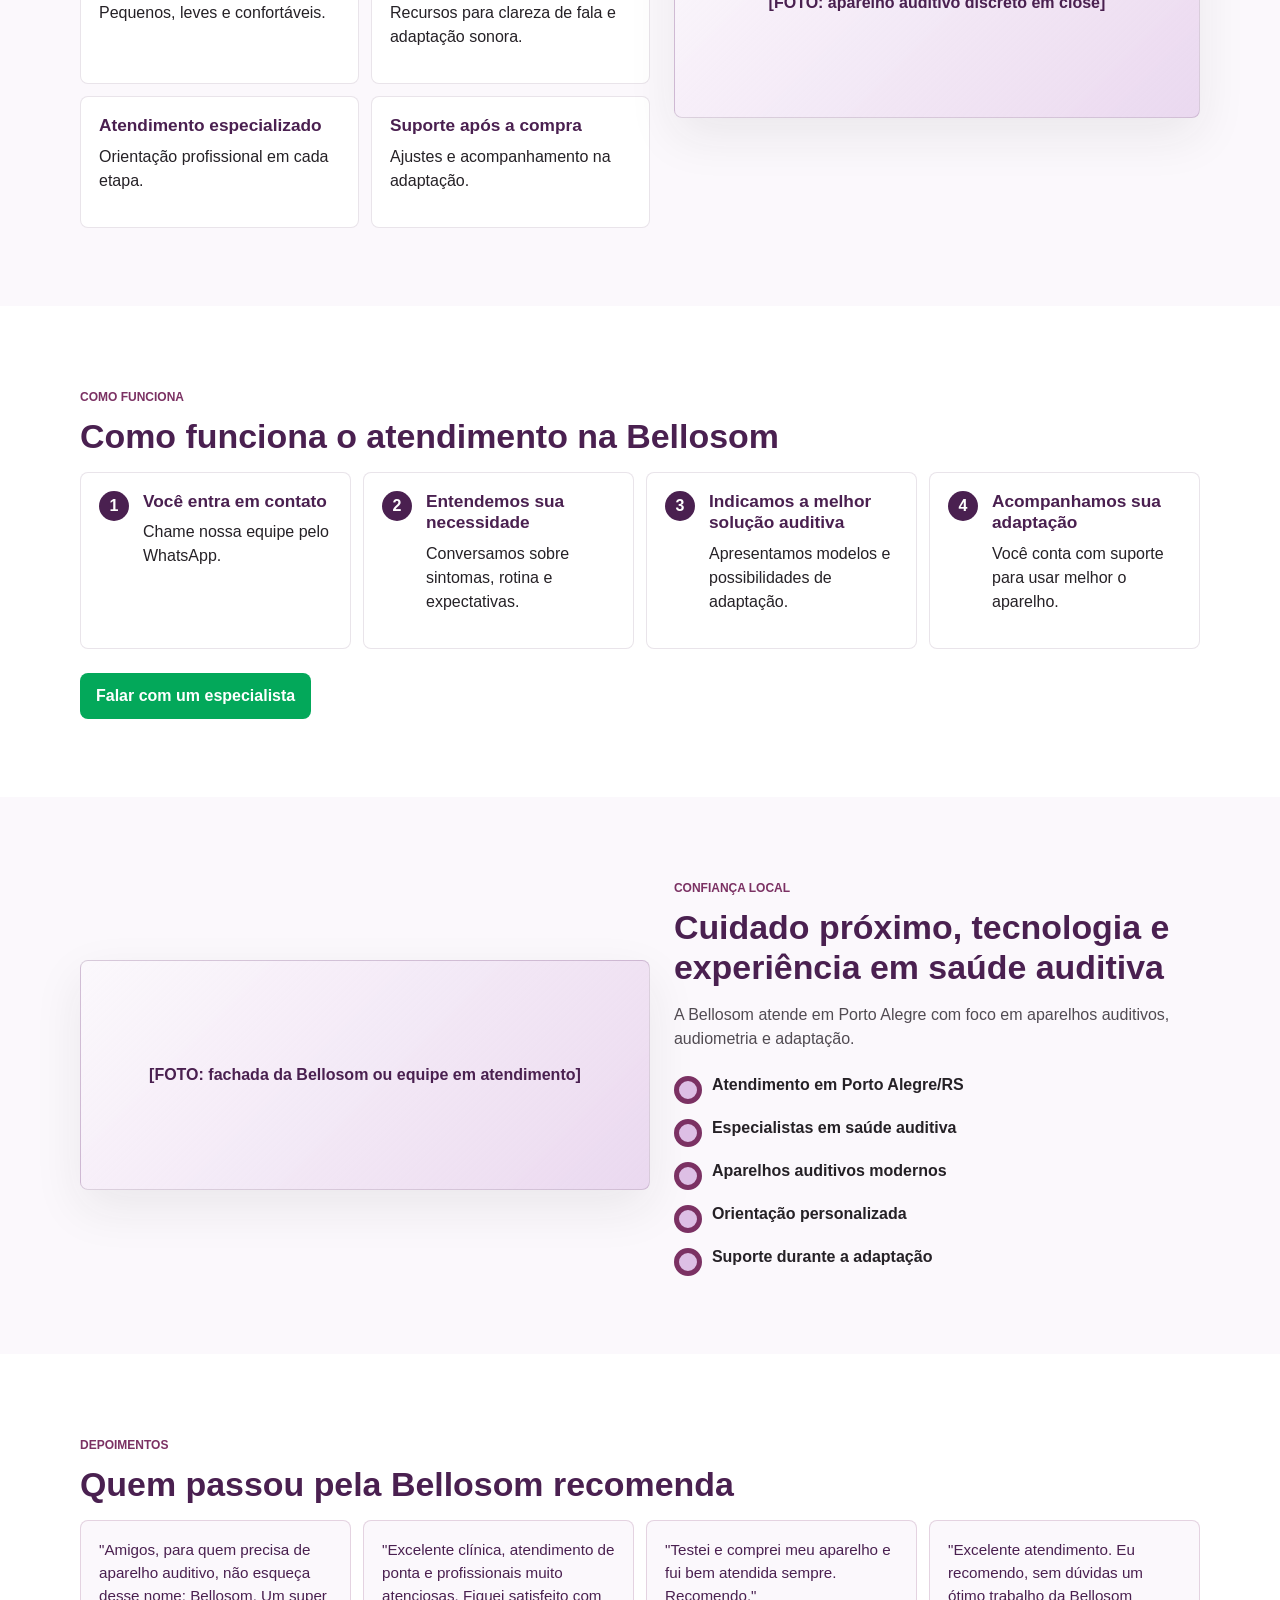
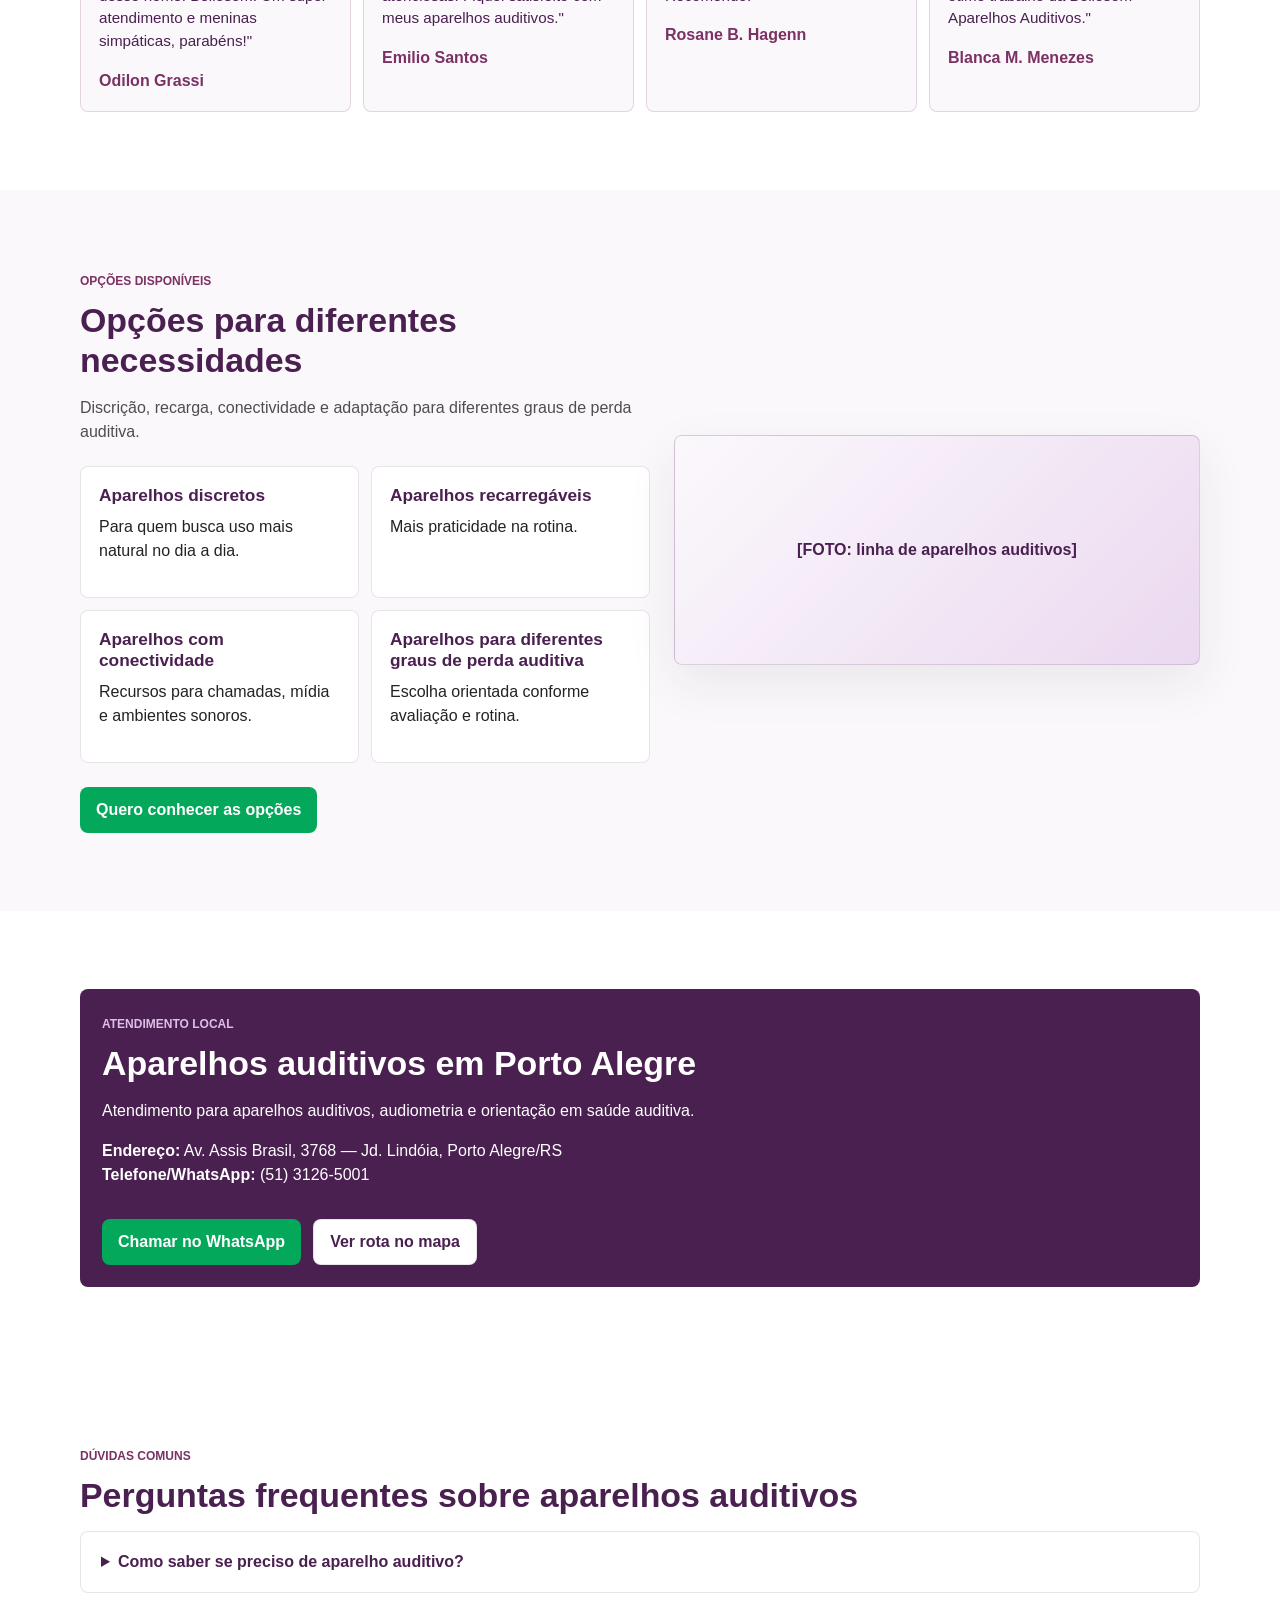
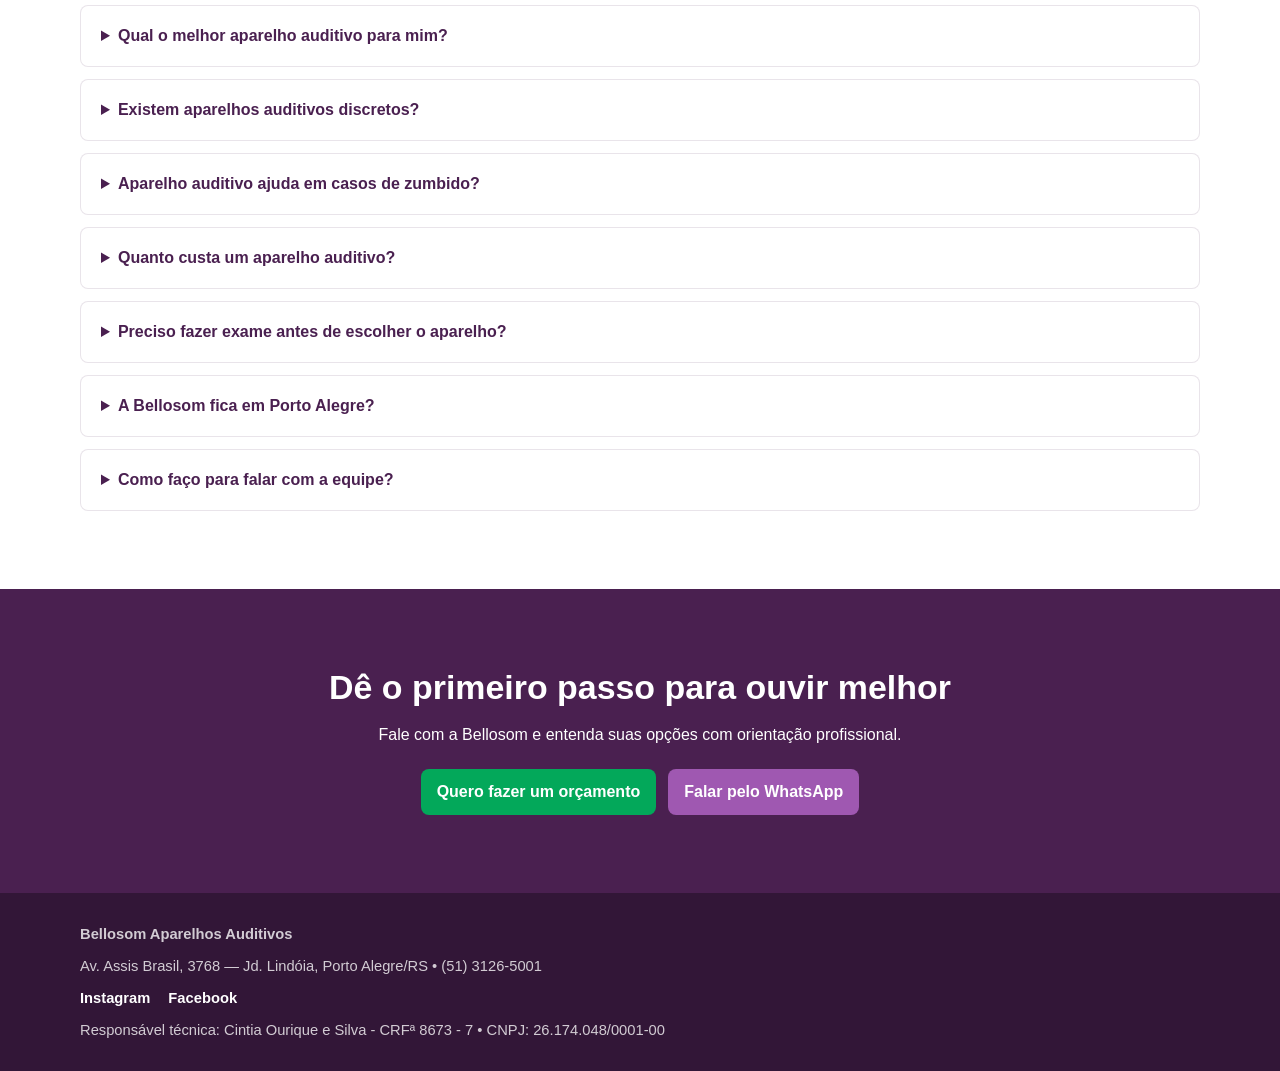
<file: site-codex/index.html>
<!doctype html>
<html lang="pt-BR">
<head>
  <meta charset="utf-8">
  <meta name="viewport" content="width=device-width, initial-scale=1">
  <title>Aparelhos Auditivos em Porto Alegre | Bellosom</title>
  <meta name="description" content="Encontre aparelhos auditivos modernos e atendimento especializado em Porto Alegre. Fale com a Bellosom e solicite um orçamento.">
  <meta name="robots" content="index, follow">
  <meta property="og:title" content="Aparelhos Auditivos em Porto Alegre | Bellosom">
  <meta property="og:description" content="Aparelhos auditivos modernos, discretos e atendimento especializado em Porto Alegre.">
  <meta property="og:type" content="website">
  <meta property="og:url" content="https://www.bellosom.com.br/aparelho-auditivo-bellosom">
  <meta name="theme-color" content="#4A2050">
  <link rel="icon" type="image/png" href="img/favicon%20bellosom.png">
  <link rel="apple-touch-icon" href="img/favicon%20bellosom.png">

  <script type="application/ld+json">
  {
    "@context": "https://schema.org",
    "@type": "MedicalBusiness",
    "name": "Bellosom Aparelhos Auditivos",
    "description": "Atendimento em saúde auditiva, aparelhos auditivos, audiometria e orientação em Porto Alegre.",
    "url": "https://www.bellosom.com.br/aparelho-auditivo-bellosom",
    "telephone": "+555131265001",
    "address": {
      "@type": "PostalAddress",
      "streetAddress": "Av. Assis Brasil, 3768",
      "addressLocality": "Porto Alegre",
      "addressRegion": "RS",
      "postalCode": "91010-003",
      "addressCountry": "BR"
    },
    "areaServed": "Porto Alegre e região",
    "medicalSpecialty": "Audiology",
    "sameAs": [
      "https://www.instagram.com/bellosomaparelhosauditivos/",
      "https://www.facebook.com/bellosomaparelhosauditivos"
    ]
  }
  </script>

  <style>
    :root {
      --roxo-principal: #4A2050;
      --roxo-escuro: #7B3163;
      --roxo-acao: #9F58B1;
      --lilas-medio: #C198CB;
      --lilas-claro: #DDBFE5;
      --verde-cta: #03A85A;
      --branco: #FFFFFF;
      --cinza-escuro: #252126;
      --cinza-medio: #767176;
      --cinza-fundo: #FBF8FC;
      --borda: rgba(74, 32, 80, 0.12);
      --sombra: 0 18px 50px rgba(42, 42, 42, 0.08);
      --raio: 8px;
      --largura: 1120px;
    }

    * {
      box-sizing: border-box;
    }

    html {
      scroll-behavior: smooth;
    }

    body {
      margin: 0;
      color: var(--cinza-escuro);
      background: var(--branco);
      font-family: Arial, Helvetica, sans-serif;
      line-height: 1.5;
    }

    a {
      color: inherit;
      text-decoration: none;
    }

    img {
      max-width: 100%;
      display: block;
    }

    .container {
      width: min(100% - 28px, var(--largura));
      margin-inline: auto;
    }

    .section {
      padding: 52px 0;
    }

    .section.alt {
      background: var(--cinza-fundo);
    }

    .eyebrow {
      display: inline-flex;
      align-items: center;
      gap: 8px;
      margin: 0 0 10px;
      color: var(--roxo-escuro);
      font-size: 0.75rem;
      font-weight: 700;
      letter-spacing: 0;
      text-transform: uppercase;
    }

    h1,
    h2,
    h3,
    p {
      margin-top: 0;
    }

    h1 {
      max-width: 720px;
      color: var(--branco);
      font-size: 2.15rem;
      line-height: 1.05;
      letter-spacing: 0;
      margin-bottom: 20px;
    }

    h2 {
      color: var(--roxo-principal);
      font-size: 1.68rem;
      line-height: 1.18;
      letter-spacing: 0;
      margin-bottom: 16px;
    }

    h3 {
      color: var(--roxo-principal);
      font-size: 1.08rem;
      line-height: 1.25;
      margin-bottom: 8px;
    }

    .lead {
      max-width: 760px;
      color: #514B52;
      font-size: 1rem;
      margin-bottom: 22px;
    }

    .hero .lead {
      color: rgba(255, 255, 255, 0.9);
      font-size: 1.04rem;
    }

    .topbar {
      position: sticky;
      z-index: 20;
      top: 0;
      background: rgba(255, 255, 255, 0.96);
      border-bottom: 1px solid var(--borda);
      backdrop-filter: blur(12px);
    }

    .topbar-inner {
      display: flex;
      align-items: center;
      justify-content: space-between;
      min-height: 66px;
      gap: 12px;
    }

    .brand {
      display: inline-flex;
      align-items: center;
    }

    .brand img {
      width: 150px;
      height: auto;
    }

    .sr-only {
      position: absolute;
      width: 1px;
      height: 1px;
      padding: 0;
      margin: -1px;
      overflow: hidden;
      clip: rect(0, 0, 0, 0);
      white-space: nowrap;
      border: 0;
    }

    .nav-actions {
      display: flex;
      align-items: center;
      gap: 10px;
    }

    .phone {
      display: none;
      color: var(--roxo-principal);
      font-weight: 700;
      white-space: nowrap;
    }

    .btn {
      display: inline-flex;
      align-items: center;
      justify-content: center;
      min-height: 46px;
      padding: 12px 16px;
      border: 0;
      border-radius: var(--raio);
      cursor: pointer;
      font: inherit;
      font-weight: 800;
      line-height: 1.15;
      text-align: center;
      transition: transform 180ms ease, box-shadow 180ms ease, background 180ms ease;
    }

    .btn:hover,
    .btn:focus-visible {
      transform: translateY(-1px);
      box-shadow: 0 12px 24px rgba(42, 42, 42, 0.16);
      outline: 0;
    }

    .btn-primary {
      color: var(--branco);
      background: var(--verde-cta);
    }

    .btn-secondary {
      color: var(--branco);
      background: var(--roxo-acao);
    }

    .btn-outline {
      color: var(--roxo-principal);
      background: var(--branco);
      border: 1px solid var(--borda);
    }

    .hero {
      overflow: hidden;
      color: var(--branco);
      background: var(--roxo-principal);
    }

    .hero-grid {
      display: grid;
      gap: 28px;
      align-items: center;
      padding: 46px 0 54px;
    }

    .hero-actions,
    .cta-row {
      display: flex;
      flex-direction: column;
      gap: 12px;
      align-items: stretch;
    }

    .trust-line {
      margin: 18px 0 0;
      color: rgba(255, 255, 255, 0.78);
      font-size: 0.9rem;
      font-weight: 700;
    }

    .photo-placeholder {
      display: grid;
      min-height: 230px;
      padding: 24px;
      place-items: center;
      color: var(--roxo-principal);
      background:
        linear-gradient(135deg, rgba(251, 248, 252, 0.98), rgba(221, 191, 229, 0.55));
      border: 1px solid rgba(74, 32, 80, 0.18);
      border-radius: var(--raio);
      box-shadow: var(--sombra);
      text-align: center;
      font-weight: 800;
    }

    .hero .photo-placeholder {
      min-height: 300px;
      color: var(--branco);
      background:
        linear-gradient(135deg, rgba(159, 88, 177, 0.36), rgba(255, 255, 255, 0.08));
      border-color: rgba(255, 255, 255, 0.28);
    }

    .grid {
      display: grid;
      gap: 12px;
    }

    .grid.two,
    .grid.three,
    .grid.four {
      grid-template-columns: 1fr;
    }

    .card {
      height: 100%;
      padding: 18px;
      background: var(--branco);
      border: 1px solid var(--borda);
      border-radius: var(--raio);
      box-shadow: none;
    }

    .symptom {
      position: relative;
      padding-left: 42px;
      font-weight: 700;
    }

    .symptom::before {
      position: absolute;
      top: 22px;
      left: 18px;
      width: 10px;
      height: 10px;
      background: var(--verde-cta);
      border-radius: 999px;
      content: "";
    }

    .split {
      display: grid;
      gap: 24px;
      align-items: center;
    }

    .steps {
      counter-reset: passos;
    }

    .step {
      position: relative;
      padding-left: 62px;
    }

    .step::before {
      counter-increment: passos;
      content: counter(passos);
      position: absolute;
      top: 18px;
      left: 18px;
      display: grid;
      width: 30px;
      height: 30px;
      place-items: center;
      color: var(--branco);
      background: var(--roxo-principal);
      border-radius: 999px;
      font-weight: 900;
    }

    .stats-list {
      display: grid;
      gap: 12px;
      padding: 0;
      margin: 0;
      list-style: none;
    }

    .stats-list li {
      display: flex;
      gap: 10px;
      align-items: flex-start;
      font-weight: 700;
    }

    .stats-list li::before {
      flex: 0 0 auto;
      width: 18px;
      height: 18px;
      margin-top: 3px;
      background: var(--lilas-claro);
      border: 5px solid var(--roxo-escuro);
      border-radius: 999px;
      content: "";
    }

    .testimonial {
      color: var(--roxo-principal);
      background: #FBF8FC;
      border-color: rgba(123, 49, 99, 0.18);
    }

    .testimonial blockquote {
      margin: 0 0 16px;
      font-size: 0.95rem;
    }

    .testimonial cite {
      color: var(--roxo-escuro);
      font-style: normal;
      font-weight: 900;
    }

    .local-box {
      display: grid;
      gap: 16px;
      padding: 22px;
      color: var(--branco);
      background: var(--roxo-principal);
      border-radius: var(--raio);
    }

    .local-box h2,
    .local-box p {
      color: var(--branco);
    }

    .faq {
      display: grid;
      gap: 12px;
    }

    details {
      background: var(--branco);
      border: 1px solid var(--borda);
      border-radius: var(--raio);
    }

    summary {
      padding: 18px 20px;
      color: var(--roxo-principal);
      cursor: pointer;
      font-weight: 900;
    }

    details p {
      padding: 0 20px 18px;
      margin: 0;
    }

    .final-cta {
      color: var(--branco);
      background: var(--roxo-principal);
      text-align: center;
    }

    .final-cta h2,
    .final-cta p {
      color: var(--branco);
      margin-inline: auto;
    }

    .footer {
      padding: 30px 0;
      color: rgba(255, 255, 255, 0.78);
      background: #321637;
      font-size: 0.92rem;
    }

    .footer-inner {
      display: grid;
      gap: 10px;
    }

    .footer-links {
      display: flex;
      flex-wrap: wrap;
      gap: 12px 18px;
    }

    .footer a {
      color: var(--branco);
      font-weight: 800;
    }

    .whatsapp-float {
      position: fixed;
      right: 18px;
      bottom: 18px;
      z-index: 40;
      display: inline-flex;
      align-items: center;
      justify-content: center;
      width: 58px;
      height: 58px;
      color: var(--branco);
      background: var(--verde-cta);
      border-radius: 999px;
      box-shadow: 0 14px 34px rgba(3, 168, 90, 0.34);
      animation: pulse-whatsapp 1.9s ease-in-out infinite;
    }

    .whatsapp-float img {
      width: 32px;
      height: 32px;
      display: block;
      filter: brightness(0) invert(1);
    }

    @keyframes pulse-whatsapp {
      0% {
        box-shadow: 0 0 0 0 rgba(3, 168, 90, 0.48), 0 14px 34px rgba(3, 168, 90, 0.34);
        transform: scale(1);
      }

      70% {
        box-shadow: 0 0 0 14px rgba(3, 168, 90, 0), 0 14px 34px rgba(3, 168, 90, 0.34);
        transform: scale(1.03);
      }

      100% {
        box-shadow: 0 0 0 0 rgba(3, 168, 90, 0), 0 14px 34px rgba(3, 168, 90, 0.34);
        transform: scale(1);
      }
    }

    @media (min-width: 680px) {
      h1 {
        font-size: 3rem;
      }

      h2 {
        font-size: 2.12rem;
      }

      .hero-actions,
      .cta-row {
        flex-direction: row;
        align-items: center;
      }

      .phone {
        display: inline-flex;
      }

      .brand img {
        width: 178px;
      }

      .grid.two {
        grid-template-columns: repeat(2, minmax(0, 1fr));
      }

      .grid.three {
        grid-template-columns: repeat(2, minmax(0, 1fr));
      }

      .grid.four {
        grid-template-columns: repeat(2, minmax(0, 1fr));
      }

      .whatsapp-float {
        right: 24px;
        bottom: 24px;
        width: 62px;
        height: 62px;
      }
    }

    @media (min-width: 980px) {
      .section {
        padding: 78px 0;
      }

      .hero-grid,
      .split {
        grid-template-columns: 1.04fr 0.96fr;
      }

      .hero-grid {
        padding: 78px 0;
      }

      .grid.three {
        grid-template-columns: repeat(3, minmax(0, 1fr));
      }

      .grid.four {
        grid-template-columns: repeat(4, minmax(0, 1fr));
      }
    }
  </style>
</head>
<body>
  <header class="topbar">
    <div class="container topbar-inner">
      <a class="brand" href="#inicio">
        <img src="img/logotipo%20bellosom%20-%20preto%20e%20rosa.png" alt="Bellosom Aparelhos Auditivos" width="1221" height="313">
        <span class="sr-only">Bellosom Aparelhos Auditivos</span>
      </a>
      <div class="nav-actions">
        <a class="phone" href="tel:+555131265001">(51) 3126-5001</a>
        <a class="btn btn-primary cta-whatsapp" href="https://wa.me/555131265001?text=Ol%C3%A1%2C%20gostaria%20de%20mais%20informa%C3%A7%C3%B5es%20sobre%20aparelhos%20auditivos." target="_blank" rel="noopener">WhatsApp</a>
      </div>
    </div>
  </header>

  <main id="inicio">
    <!-- Hero principal -->
    <section class="hero">
      <div class="container hero-grid">
        <div>
          <p class="eyebrow">Aparelhos auditivos em Porto Alegre</p>
          <h1>Volte a ouvir melhor com aparelhos auditivos modernos e atendimento especializado em Porto Alegre</h1>
          <p class="lead">Aparelhos discretos, tecnologia atual e orientação próxima para escolher com mais segurança.</p>
          <div class="hero-actions">
            <a class="btn btn-primary cta-orcamento" href="https://wa.me/555131265001?text=Ol%C3%A1%2C%20quero%20fazer%20um%20or%C3%A7amento%20de%20aparelho%20auditivo." target="_blank" rel="noopener">Quero fazer um orçamento</a>
            <a class="btn btn-secondary cta-whatsapp" href="https://wa.me/555131265001?text=Ol%C3%A1%2C%20quero%20falar%20com%20a%20Bellosom%20sobre%20aparelhos%20auditivos." target="_blank" rel="noopener">Falar pelo WhatsApp</a>
          </div>
          <p class="trust-line">Atendimento especializado em saúde auditiva • Porto Alegre/RS • Bellosom Aparelhos Auditivos</p>
        </div>
        <div class="photo-placeholder" role="img" aria-label="Espaço reservado para foto de pessoa sorrindo em ambiente familiar">
          [FOTO: pessoa sorrindo em ambiente familiar, transmitindo conexão e qualidade de vida]
        </div>
      </div>
    </section>

    <!-- Identificação de sintomas -->
    <section class="section">
      <div class="container">
        <p class="eyebrow">Sinais de atenção</p>
        <h2>Você sente que está ouvindo, mas não entende bem as conversas?</h2>
        <p class="lead">A perda auditiva costuma chegar aos poucos. Estes sinais merecem atenção:</p>
        <div class="grid three">
          <div class="card symptom">Dificuldade para entender conversas</div>
          <div class="card symptom">TV ou celular sempre em volume alto</div>
          <div class="card symptom">Sensação de que as pessoas falam baixo</div>
          <div class="card symptom">Dificuldade em reuniões, restaurantes ou encontros familiares</div>
          <div class="card symptom">Zumbido ou desconforto auditivo</div>
          <div class="card symptom">Cansaço para acompanhar conversas</div>
        </div>
        <div class="cta-row" style="margin-top: 24px;">
          <a class="btn btn-primary cta-orcamento" href="https://wa.me/555131265001?text=Ol%C3%A1%2C%20quero%20entender%20minhas%20op%C3%A7%C3%B5es%20de%20aparelho%20auditivo." target="_blank" rel="noopener">Quero entender minhas opções</a>
        </div>
      </div>
    </section>

    <!-- Soluções auditivas -->
    <section class="section alt">
      <div class="container split">
        <div>
          <p class="eyebrow">Solução personalizada</p>
          <h2>Aparelhos discretos, confortáveis e pensados para sua rotina</h2>
          <p class="lead">A escolha considera sua audição, hábitos e preferência de uso.</p>
          <div class="grid two">
            <div class="card">
              <h3>Modelos discretos</h3>
              <p>Pequenos, leves e confortáveis.</p>
            </div>
            <div class="card">
              <h3>Tecnologia moderna</h3>
              <p>Recursos para clareza de fala e adaptação sonora.</p>
            </div>
            <div class="card">
              <h3>Atendimento especializado</h3>
              <p>Orientação profissional em cada etapa.</p>
            </div>
            <div class="card">
              <h3>Suporte após a compra</h3>
              <p>Ajustes e acompanhamento na adaptação.</p>
            </div>
          </div>
        </div>
        <div class="photo-placeholder" role="img" aria-label="Espaço reservado para foto de aparelho auditivo discreto em close">
          [FOTO: aparelho auditivo discreto em close]
        </div>
      </div>
    </section>

    <!-- Processo de atendimento -->
    <section class="section">
      <div class="container">
        <p class="eyebrow">Como funciona</p>
        <h2>Como funciona o atendimento na Bellosom</h2>
        <div class="grid four steps">
          <div class="card step">
            <h3>Você entra em contato</h3>
            <p>Chame nossa equipe pelo WhatsApp.</p>
          </div>
          <div class="card step">
            <h3>Entendemos sua necessidade</h3>
            <p>Conversamos sobre sintomas, rotina e expectativas.</p>
          </div>
          <div class="card step">
            <h3>Indicamos a melhor solução auditiva</h3>
            <p>Apresentamos modelos e possibilidades de adaptação.</p>
          </div>
          <div class="card step">
            <h3>Acompanhamos sua adaptação</h3>
            <p>Você conta com suporte para usar melhor o aparelho.</p>
          </div>
        </div>
        <div class="cta-row" style="margin-top: 24px;">
          <a class="btn btn-primary cta-whatsapp" href="https://wa.me/555131265001?text=Ol%C3%A1%2C%20quero%20falar%20com%20um%20especialista%20sobre%20aparelhos%20auditivos." target="_blank" rel="noopener">Falar com um especialista</a>
        </div>
      </div>
    </section>

    <!-- Autoridade e confiança -->
    <section class="section alt">
      <div class="container split">
        <div class="photo-placeholder" role="img" aria-label="Espaço reservado para foto da fachada da Bellosom ou equipe em atendimento">
          [FOTO: fachada da Bellosom ou equipe em atendimento]
        </div>
        <div>
          <p class="eyebrow">Confiança local</p>
          <h2>Cuidado próximo, tecnologia e experiência em saúde auditiva</h2>
          <p class="lead">A Bellosom atende em Porto Alegre com foco em aparelhos auditivos, audiometria e adaptação.</p>
          <ul class="stats-list">
            <li>Atendimento em Porto Alegre/RS</li>
            <li>Especialistas em saúde auditiva</li>
            <li>Aparelhos auditivos modernos</li>
            <li>Orientação personalizada</li>
            <li>Suporte durante a adaptação</li>
          </ul>
        </div>
      </div>
    </section>

    <!-- Prova social -->
    <section class="section">
      <div class="container">
        <p class="eyebrow">Depoimentos</p>
        <h2>Quem passou pela Bellosom recomenda</h2>
        <div class="grid four">
          <div class="card testimonial">
            <blockquote>"Amigos, para quem precisa de aparelho auditivo, não esqueça desse nome: Bellosom. Um super atendimento e meninas simpáticas, parabéns!"</blockquote>
            <cite>Odilon Grassi</cite>
          </div>
          <div class="card testimonial">
            <blockquote>"Excelente clínica, atendimento de ponta e profissionais muito atenciosas. Fiquei satisfeito com meus aparelhos auditivos."</blockquote>
            <cite>Emilio Santos</cite>
          </div>
          <div class="card testimonial">
            <blockquote>"Testei e comprei meu aparelho e fui bem atendida sempre. Recomendo."</blockquote>
            <cite>Rosane B. Hagenn</cite>
          </div>
          <div class="card testimonial">
            <blockquote>"Excelente atendimento. Eu recomendo, sem dúvidas um ótimo trabalho da Bellosom Aparelhos Auditivos."</blockquote>
            <cite>Blanca M. Menezes</cite>
          </div>
        </div>
      </div>
    </section>

    <!-- Tipos de aparelhos -->
    <section class="section alt">
      <div class="container split">
        <div>
          <p class="eyebrow">Opções disponíveis</p>
          <h2>Opções para diferentes necessidades</h2>
          <p class="lead">Discrição, recarga, conectividade e adaptação para diferentes graus de perda auditiva.</p>
          <div class="grid two">
            <div class="card">
              <h3>Aparelhos discretos</h3>
              <p>Para quem busca uso mais natural no dia a dia.</p>
            </div>
            <div class="card">
              <h3>Aparelhos recarregáveis</h3>
              <p>Mais praticidade na rotina.</p>
            </div>
            <div class="card">
              <h3>Aparelhos com conectividade</h3>
              <p>Recursos para chamadas, mídia e ambientes sonoros.</p>
            </div>
            <div class="card">
              <h3>Aparelhos para diferentes graus de perda auditiva</h3>
              <p>Escolha orientada conforme avaliação e rotina.</p>
            </div>
          </div>
          <div class="cta-row" style="margin-top: 24px;">
            <a class="btn btn-primary cta-orcamento" href="https://wa.me/555131265001?text=Ol%C3%A1%2C%20quero%20conhecer%20as%20op%C3%A7%C3%B5es%20de%20aparelhos%20auditivos." target="_blank" rel="noopener">Quero conhecer as opções</a>
          </div>
        </div>
        <div class="photo-placeholder" role="img" aria-label="Espaço reservado para foto de linha de aparelhos auditivos">
          [FOTO: linha de aparelhos auditivos]
        </div>
      </div>
    </section>

    <!-- Localização -->
    <section class="section">
      <div class="container local-box">
        <div>
          <p class="eyebrow" style="color: #DDBFE5;">Atendimento local</p>
          <h2>Aparelhos auditivos em Porto Alegre</h2>
          <p>Atendimento para aparelhos auditivos, audiometria e orientação em saúde auditiva.</p>
          <p><strong>Endereço:</strong> Av. Assis Brasil, 3768 — Jd. Lindóia, Porto Alegre/RS<br><strong>Telefone/WhatsApp:</strong> (51) 3126-5001</p>
        </div>
        <div class="cta-row">
          <a class="btn btn-primary cta-whatsapp" href="https://wa.me/555131265001?text=Ol%C3%A1%2C%20quero%20falar%20com%20a%20Bellosom%20em%20Porto%20Alegre." target="_blank" rel="noopener">Chamar no WhatsApp</a>
          <a class="btn btn-outline" href="https://www.google.com/maps/search/?api=1&query=Av.%20Assis%20Brasil%2C%203768%20Porto%20Alegre%20RS" target="_blank" rel="noopener">Ver rota no mapa</a>
        </div>
      </div>
    </section>

    <!-- Perguntas frequentes -->
    <section class="section">
      <div class="container">
        <p class="eyebrow">Dúvidas comuns</p>
        <h2>Perguntas frequentes sobre aparelhos auditivos</h2>
        <div class="faq">
          <details>
            <summary>Como saber se preciso de aparelho auditivo?</summary>
            <p>Dificuldade em conversas, TV alta e incômodo em ambientes com ruído são sinais importantes.</p>
          </details>
          <details>
            <summary>Qual o melhor aparelho auditivo para mim?</summary>
            <p>Depende da sua audição, rotina e preferência de uso. A Bellosom orienta essa escolha.</p>
          </details>
          <details>
            <summary>Existem aparelhos auditivos discretos?</summary>
            <p>Sim. Há modelos pequenos, leves e modernos.</p>
          </details>
          <details>
            <summary>Aparelho auditivo ajuda em casos de zumbido?</summary>
            <p>Em alguns casos, pode ajudar quando o zumbido está associado à perda auditiva.</p>
          </details>
          <details>
            <summary>Quanto custa um aparelho auditivo?</summary>
            <p>Varia conforme tecnologia, modelo e necessidade auditiva. Chame a Bellosom para entender as opções.</p>
          </details>
          <details>
            <summary>Preciso fazer exame antes de escolher o aparelho?</summary>
            <p>A avaliação ajuda a identificar o grau de perda e orientar a escolha.</p>
          </details>
          <details>
            <summary>A Bellosom fica em Porto Alegre?</summary>
            <p>Sim. A Bellosom atende na Av. Assis Brasil, 3768 — Jd. Lindóia, Porto Alegre/RS.</p>
          </details>
          <details>
            <summary>Como faço para falar com a equipe?</summary>
            <p>Chame pelo WhatsApp no número (51) 3126-5001.</p>
          </details>
        </div>
      </div>
    </section>

    <!-- CTA final -->
    <section class="section final-cta">
      <div class="container">
        <h2>Dê o primeiro passo para ouvir melhor</h2>
        <p class="lead">Fale com a Bellosom e entenda suas opções com orientação profissional.</p>
        <div class="cta-row" style="justify-content: center;">
          <a class="btn btn-primary cta-orcamento" href="https://wa.me/555131265001?text=Ol%C3%A1%2C%20quero%20fazer%20um%20or%C3%A7amento%20de%20aparelho%20auditivo." target="_blank" rel="noopener">Quero fazer um orçamento</a>
          <a class="btn btn-secondary cta-whatsapp" href="https://wa.me/555131265001?text=Ol%C3%A1%2C%20quero%20falar%20com%20a%20Bellosom%20sobre%20aparelhos%20auditivos." target="_blank" rel="noopener">Falar pelo WhatsApp</a>
        </div>
      </div>
    </section>
  </main>

  <a class="whatsapp-float cta-whatsapp" href="https://wa.me/555131265001?text=Ol%C3%A1%2C%20quero%20fazer%20um%20or%C3%A7amento%20de%20aparelho%20auditivo." target="_blank" rel="noopener" aria-label="Falar com a Bellosom pelo WhatsApp">
    <img src="img/icone-whatsapp.svg" alt="" width="800" height="800" aria-hidden="true">
  </a>

  <footer class="footer">
    <div class="container footer-inner">
      <strong>Bellosom Aparelhos Auditivos</strong>
      <span>Av. Assis Brasil, 3768 — Jd. Lindóia, Porto Alegre/RS • (51) 3126-5001</span>
      <span class="footer-links">
        <a href="https://www.instagram.com/bellosomaparelhosauditivos/" target="_blank" rel="noopener">Instagram</a>
        <a href="https://www.facebook.com/bellosomaparelhosauditivos" target="_blank" rel="noopener">Facebook</a>
      </span>
      <span>Responsável técnica: Cintia Ourique e Silva - CRFª 8673 - 7 • CNPJ: 26.174.048/0001-00</span>
    </div>
  </footer>

</body>
</html>
</file>
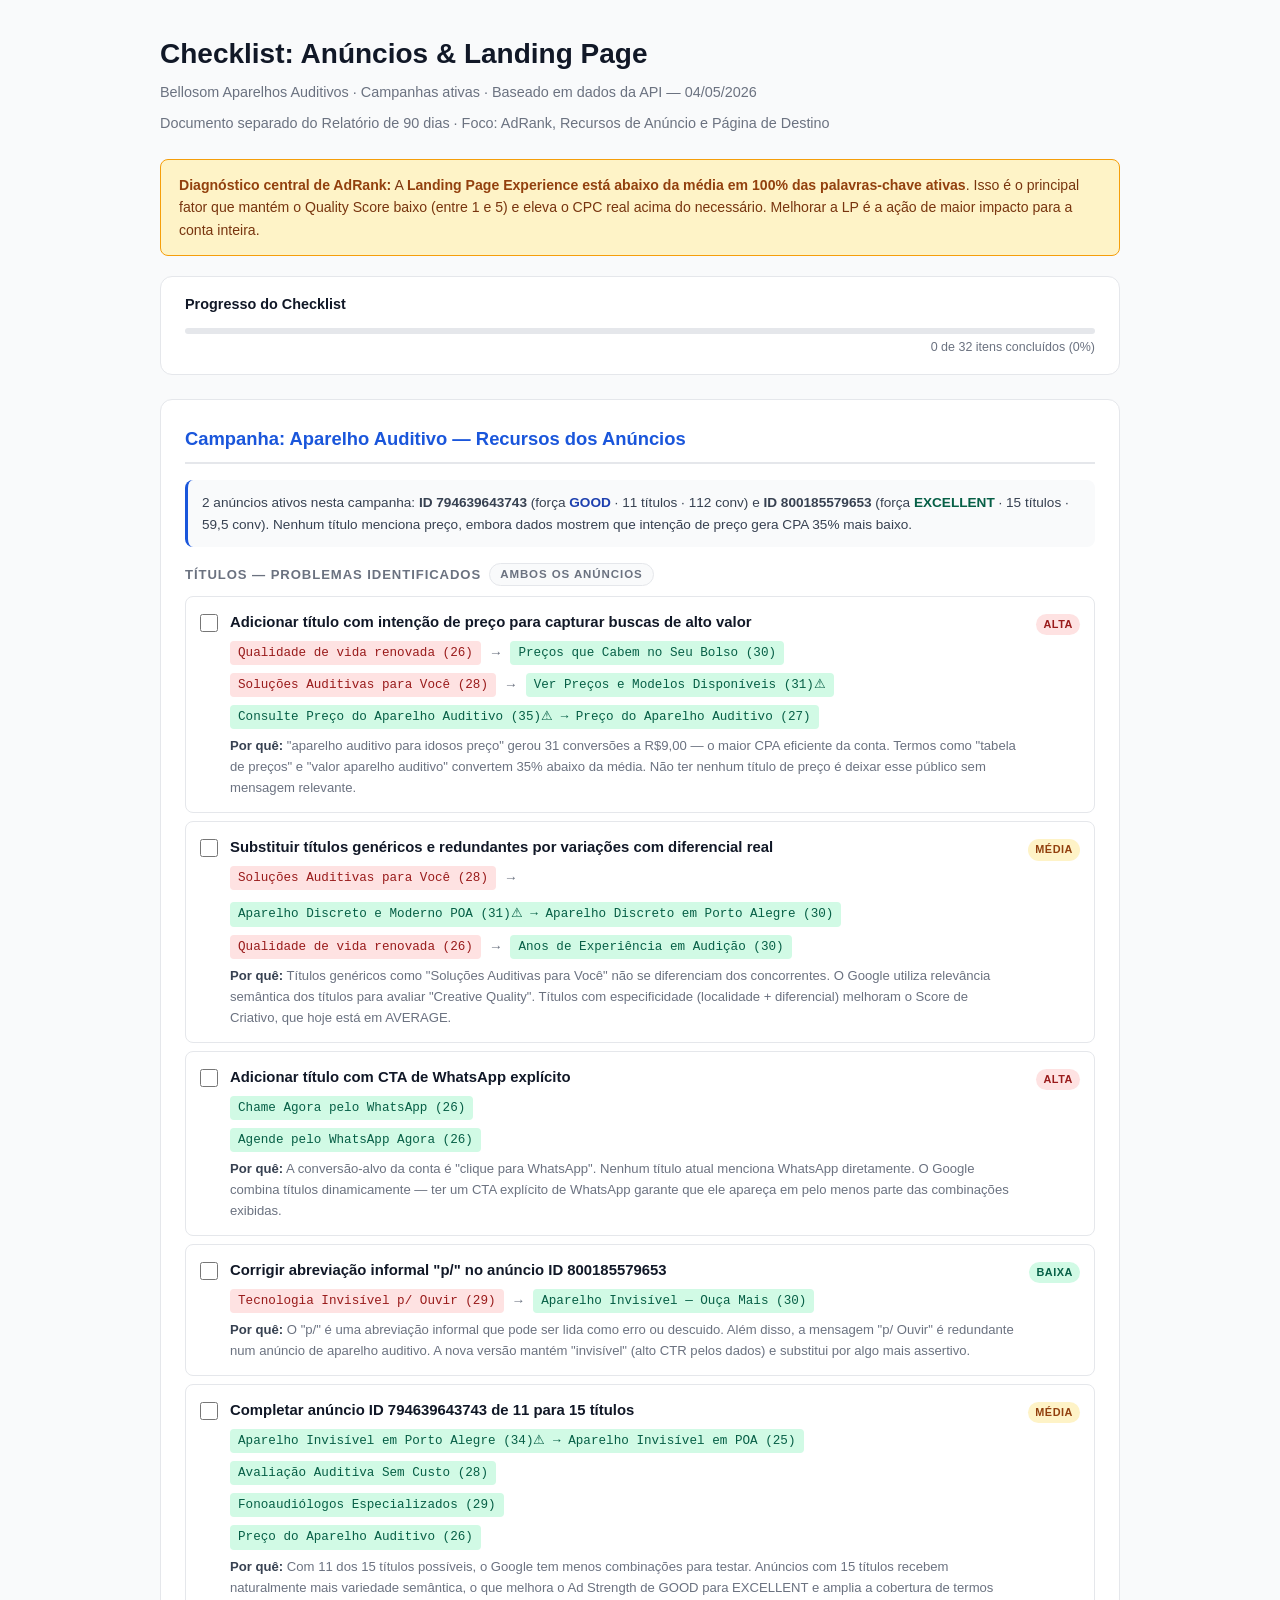
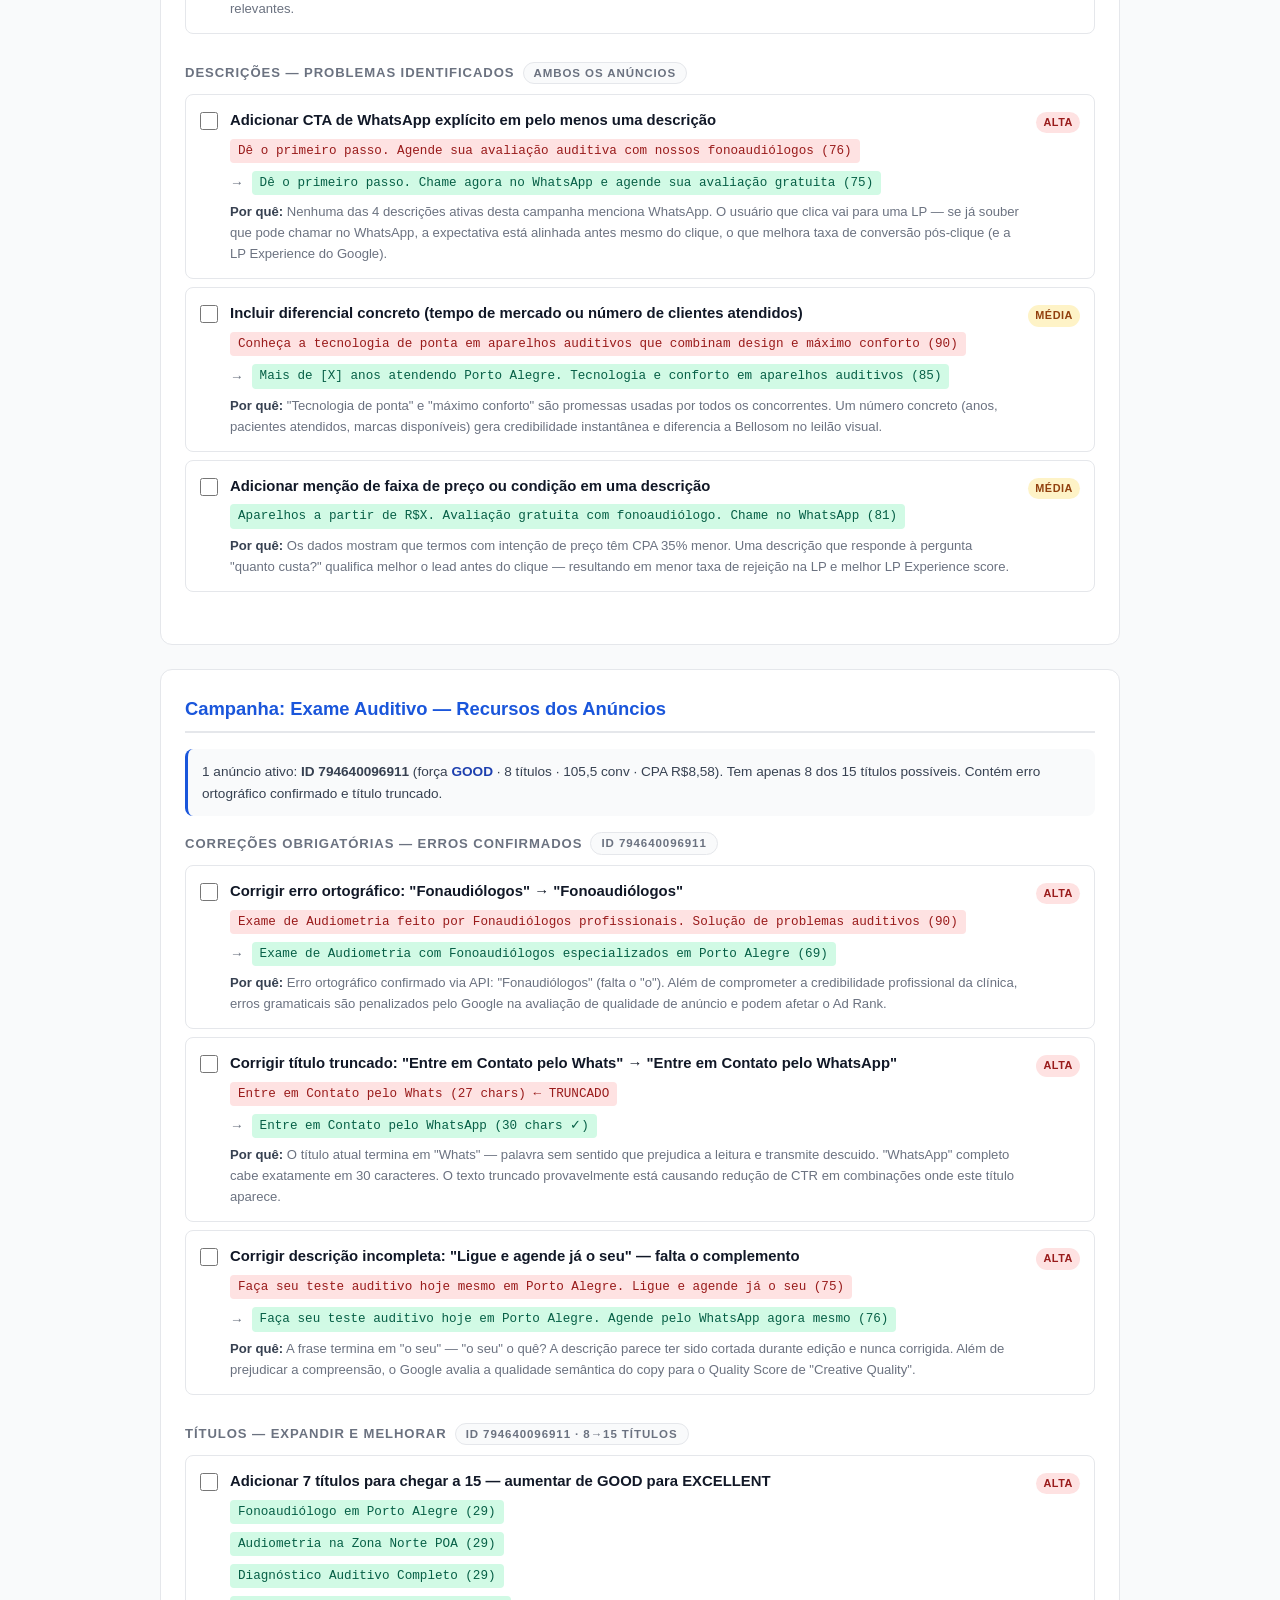
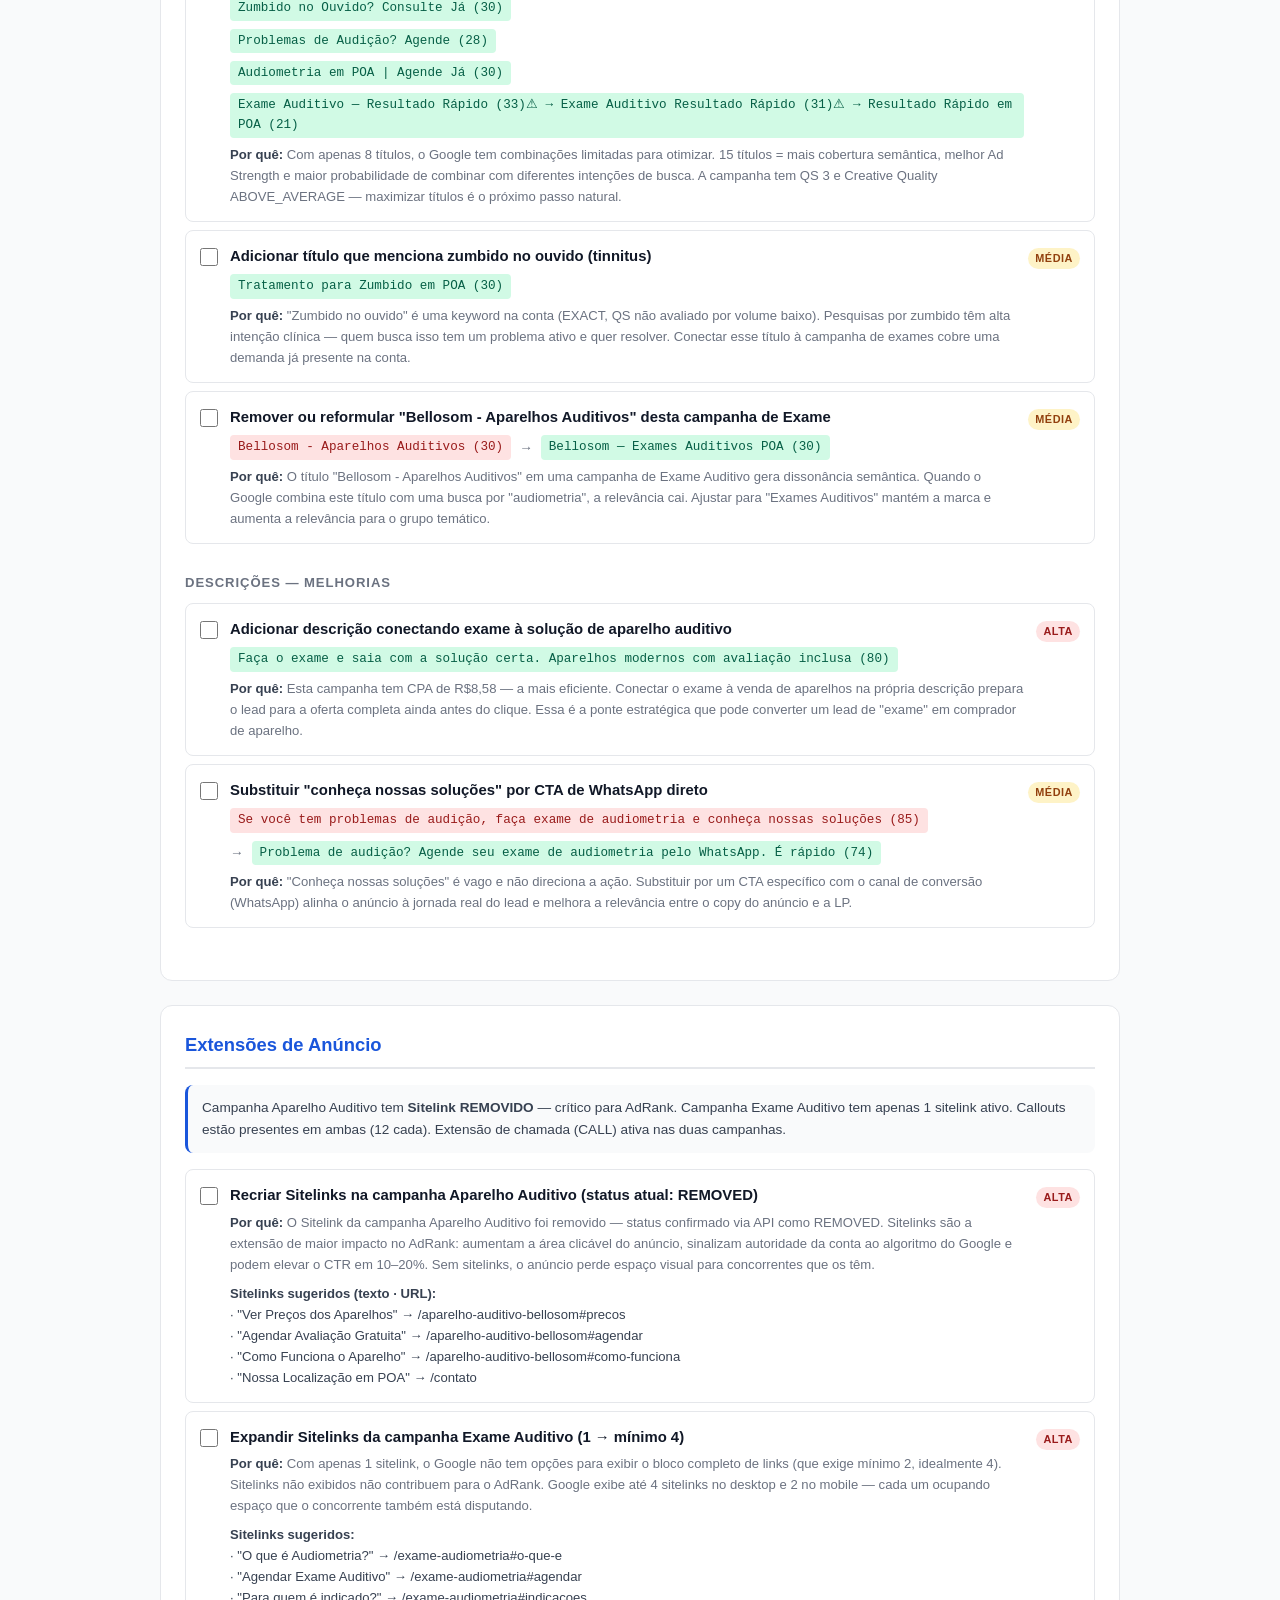
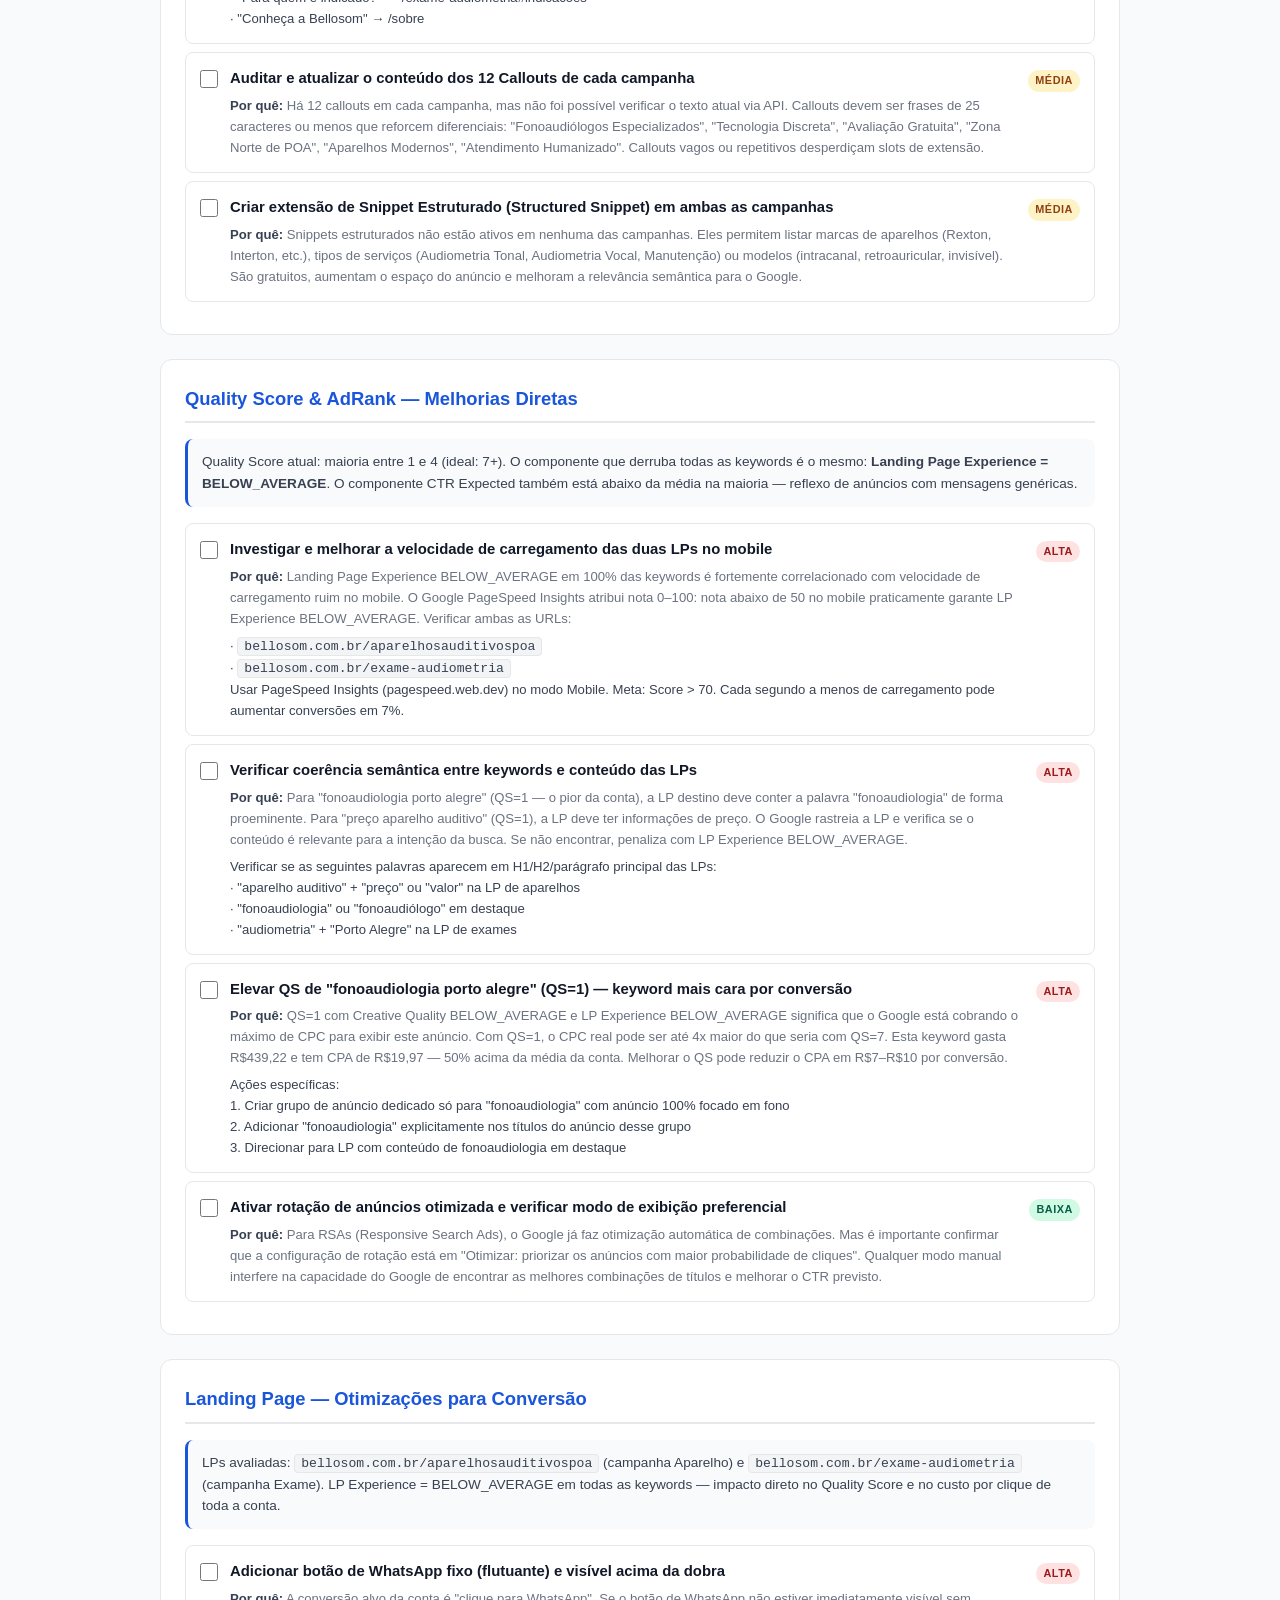
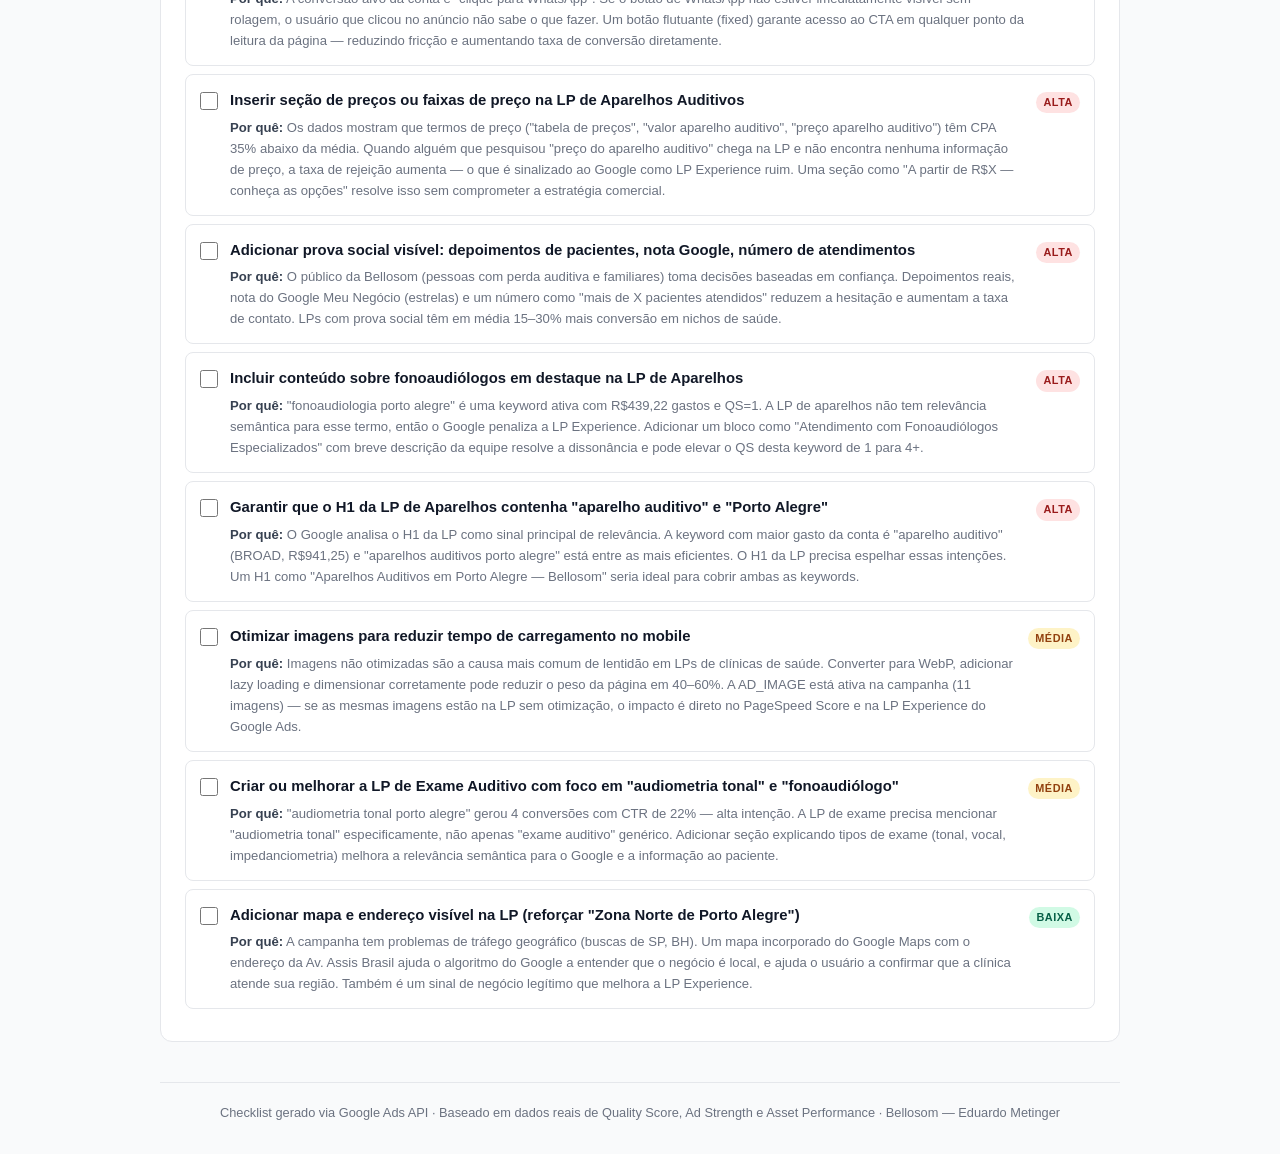
<file: relatorios/checklist-anuncios-lp.html>
<!DOCTYPE html>
<html lang="pt-BR">
<head>
<meta charset="UTF-8">
<meta name="viewport" content="width=device-width, initial-scale=1.0">
<title>Checklist: Anúncios & Landing Page — Bellosom</title>
<style>
  :root {
    --primary: #1a56db;
    --success: #057a55;
    --danger: #c81e1e;
    --warning: #c27803;
    --neutral: #374151;
    --bg: #f9fafb;
    --card: #ffffff;
    --border: #e5e7eb;
    --text: #111827;
    --muted: #6b7280;
  }
  * { box-sizing: border-box; margin: 0; padding: 0; }
  body { font-family: -apple-system, BlinkMacSystemFont, 'Segoe UI', sans-serif; background: var(--bg); color: var(--text); line-height: 1.6; padding: 32px 16px; }
  .container { max-width: 960px; margin: 0 auto; }
  h1 { font-size: 1.75rem; font-weight: 700; margin-bottom: 4px; }
  .subtitle { color: var(--muted); font-size: 0.9rem; margin-bottom: 8px; }
  h2 { font-size: 1.15rem; font-weight: 700; margin-bottom: 16px; color: var(--primary); border-bottom: 2px solid var(--border); padding-bottom: 8px; }
  .section { background: var(--card); border: 1px solid var(--border); border-radius: 12px; padding: 24px; margin-bottom: 24px; }
  .checklist { list-style: none; }
  .checklist li { display: flex; align-items: flex-start; gap: 12px; padding: 14px 14px; border: 1px solid var(--border); border-radius: 8px; margin-bottom: 8px; cursor: pointer; transition: background 0.15s; }
  .checklist li:hover { background: #f3f4f6; }
  .checklist li.done { background: #f9fafb; }
  .checklist li.done .item-body { text-decoration: line-through; color: var(--muted); }
  .checklist li.done .item-body code,
  .checklist li.done .item-body .tag-before,
  .checklist li.done .item-body .tag-after { opacity: 0.45; }
  .checklist input[type=checkbox] { width: 18px; height: 18px; flex-shrink: 0; margin-top: 3px; cursor: pointer; accent-color: var(--success); }
  .item-body { flex: 1; font-size: 0.88rem; }
  .item-title { font-weight: 700; font-size: 0.93rem; color: var(--text); margin-bottom: 4px; }
  .item-why { color: var(--muted); font-size: 0.82rem; margin-top: 4px; }
  .item-why strong { color: var(--neutral); }
  .priority { font-size: 0.68rem; font-weight: 700; text-transform: uppercase; letter-spacing: 0.05em; padding: 2px 7px; border-radius: 99px; flex-shrink: 0; margin-top: 3px; white-space: nowrap; }
  .p-alta { background: #fee2e2; color: #991b1b; }
  .p-media { background: #fef3c7; color: #92400e; }
  .p-baixa { background: #d1fae5; color: #065f46; }
  .checklist-group { margin-bottom: 28px; }
  .checklist-group-title { font-size: 0.82rem; text-transform: uppercase; letter-spacing: 0.07em; color: var(--muted); margin-bottom: 10px; font-weight: 700; display: flex; align-items: center; gap: 8px; }
  .group-badge { background: var(--bg); border: 1px solid var(--border); border-radius: 99px; padding: 1px 10px; font-size: 0.72rem; }
  code { background: #f3f4f6; border: 1px solid var(--border); border-radius: 4px; padding: 1px 6px; font-family: 'Menlo', 'Monaco', monospace; font-size: 0.82rem; color: var(--neutral); }
  .tag-before { display: inline-block; background: #fee2e2; border-radius: 4px; padding: 2px 8px; font-size: 0.79rem; color: #991b1b; font-family: monospace; margin: 2px 0; }
  .tag-after { display: inline-block; background: #d1fae5; border-radius: 4px; padding: 2px 8px; font-size: 0.79rem; color: #065f46; font-family: monospace; margin: 2px 0; }
  .change-row { display: flex; align-items: center; gap: 8px; margin: 4px 0; flex-wrap: wrap; }
  .arrow { color: var(--muted); font-size: 0.85rem; }
  .ad-badge { display: inline-flex; align-items: center; gap: 5px; background: var(--bg); border: 1px solid var(--border); border-radius: 6px; padding: 2px 8px; font-size: 0.75rem; margin-bottom: 6px; }
  .strength-excellent { color: #065f46; font-weight: 700; }
  .strength-good { color: #1e40af; font-weight: 700; }
  .qs-pill { display: inline-block; padding: 1px 8px; border-radius: 99px; font-size: 0.75rem; font-weight: 700; }
  .qs-low { background: #fee2e2; color: #991b1b; }
  .qs-mid { background: #fef3c7; color: #92400e; }
  .qs-ok { background: #d1fae5; color: #065f46; }
  .alert-banner { background: #fef3c7; border: 1px solid #f59e0b; border-radius: 8px; padding: 14px 18px; margin-bottom: 20px; font-size: 0.88rem; color: #78350f; }
  .alert-banner strong { color: #92400e; }
  .progress-bar { background: #e5e7eb; border-radius: 99px; height: 6px; margin-top: 12px; }
  .progress-fill { background: var(--success); height: 6px; border-radius: 99px; width: 0%; transition: width 0.3s; }
  .progress-label { font-size: 0.78rem; color: var(--muted); margin-top: 4px; text-align: right; }
  .divider { border: none; border-top: 1px dashed var(--border); margin: 16px 0; }
  footer { text-align: center; color: var(--muted); font-size: 0.8rem; margin-top: 40px; padding-top: 20px; border-top: 1px solid var(--border); }
  .char-ok { color: var(--success); font-size: 0.75rem; }
  .char-warn { color: var(--danger); font-size: 0.75rem; }
  .section-intro { font-size: 0.85rem; color: var(--neutral); background: var(--bg); border-radius: 8px; padding: 12px 14px; margin-bottom: 16px; border-left: 3px solid var(--primary); }
</style>
</head>
<body>
<div class="container">

  <h1>Checklist: Anúncios & Landing Page</h1>
  <p class="subtitle">Bellosom Aparelhos Auditivos · Campanhas ativas · Baseado em dados da API — 04/05/2026</p>
  <p class="subtitle" style="margin-bottom:24px">Documento separado do Relatório de 90 dias · Foco: AdRank, Recursos de Anúncio e Página de Destino</p>

  <div class="alert-banner">
    <strong>Diagnóstico central de AdRank:</strong> A <strong>Landing Page Experience está abaixo da média em 100% das palavras-chave ativas</strong>. Isso é o principal fator que mantém o Quality Score baixo (entre 1 e 5) e eleva o CPC real acima do necessário. Melhorar a LP é a ação de maior impacto para a conta inteira.
  </div>

  <div id="progress-wrapper" style="background:var(--card);border:1px solid var(--border);border-radius:12px;padding:16px 24px;margin-bottom:24px;">
    <div style="font-weight:600;font-size:0.9rem;margin-bottom:4px">Progresso do Checklist</div>
    <div class="progress-bar"><div class="progress-fill" id="progressFill"></div></div>
    <div class="progress-label" id="progressLabel">0 de 0 itens concluídos</div>
  </div>

  <!-- ============================================================ -->
  <!-- BLOCO 1: CAMPANHA APARELHO AUDITIVO                          -->
  <!-- ============================================================ -->
  <div class="section">
    <h2>Campanha: Aparelho Auditivo — Recursos dos Anúncios</h2>
    <div class="section-intro">
      2 anúncios ativos nesta campanha: <strong>ID 794639643743</strong> (força <span class="strength-good">GOOD</span> · 11 títulos · 112 conv) e <strong>ID 800185579653</strong> (força <span class="strength-excellent">EXCELLENT</span> · 15 títulos · 59,5 conv). Nenhum título menciona preço, embora dados mostrem que intenção de preço gera CPA 35% mais baixo.
    </div>

    <div class="checklist-group">
      <div class="checklist-group-title">Títulos — problemas identificados <span class="group-badge">Ambos os anúncios</span></div>
      <ul class="checklist">

        <li id="a1" onclick="toggle('a1')">
          <input type="checkbox" id="cba1" onclick="event.stopPropagation();toggle('a1')">
          <div class="item-body">
            <div class="item-title">Adicionar título com intenção de preço para capturar buscas de alto valor</div>
            <div class="change-row">
              <span class="tag-before">Qualidade de vida renovada (26)</span>
              <span class="arrow">→</span>
              <span class="tag-after">Preços que Cabem no Seu Bolso (30)</span>
            </div>
            <div class="change-row">
              <span class="tag-before">Soluções Auditivas para Você (28)</span>
              <span class="arrow">→</span>
              <span class="tag-after">Ver Preços e Modelos Disponíveis (31)⚠</span>
            </div>
            <div class="change-row">
              <span class="tag-after">Consulte Preço do Aparelho Auditivo (35)⚠ → Preço do Aparelho Auditivo (27)</span>
            </div>
            <div class="item-why"><strong>Por quê:</strong> "aparelho auditivo para idosos preço" gerou 31 conversões a R$9,00 — o maior CPA eficiente da conta. Termos como "tabela de preços" e "valor aparelho auditivo" convertem 35% abaixo da média. Não ter nenhum título de preço é deixar esse público sem mensagem relevante.</div>
          </div>
          <span class="priority p-alta">Alta</span>
        </li>

        <li id="a2" onclick="toggle('a2')">
          <input type="checkbox" id="cba2" onclick="event.stopPropagation();toggle('a2')">
          <div class="item-body">
            <div class="item-title">Substituir títulos genéricos e redundantes por variações com diferencial real</div>
            <div class="change-row">
              <span class="tag-before">Soluções Auditivas para Você (28)</span>
              <span class="arrow">→</span>
              <span class="tag-after">Aparelho Discreto e Moderno POA (31)⚠ → Aparelho Discreto em Porto Alegre (30)</span>
            </div>
            <div class="change-row">
              <span class="tag-before">Qualidade de vida renovada (26)</span>
              <span class="arrow">→</span>
              <span class="tag-after">Anos de Experiência em Audição (30)</span>
            </div>
            <div class="item-why"><strong>Por quê:</strong> Títulos genéricos como "Soluções Auditivas para Você" não se diferenciam dos concorrentes. O Google utiliza relevância semântica dos títulos para avaliar "Creative Quality". Títulos com especificidade (localidade + diferencial) melhoram o Score de Criativo, que hoje está em AVERAGE.</div>
          </div>
          <span class="priority p-media">Média</span>
        </li>

        <li id="a3" onclick="toggle('a3')">
          <input type="checkbox" id="cba3" onclick="event.stopPropagation();toggle('a3')">
          <div class="item-body">
            <div class="item-title">Adicionar título com CTA de WhatsApp explícito</div>
            <div class="change-row">
              <span class="tag-after">Chame Agora pelo WhatsApp (26)</span>
            </div>
            <div class="change-row">
              <span class="tag-after">Agende pelo WhatsApp Agora (26)</span>
            </div>
            <div class="item-why"><strong>Por quê:</strong> A conversão-alvo da conta é "clique para WhatsApp". Nenhum título atual menciona WhatsApp diretamente. O Google combina títulos dinamicamente — ter um CTA explícito de WhatsApp garante que ele apareça em pelo menos parte das combinações exibidas.</div>
          </div>
          <span class="priority p-alta">Alta</span>
        </li>

        <li id="a4" onclick="toggle('a4')">
          <input type="checkbox" id="cba4" onclick="event.stopPropagation();toggle('a4')">
          <div class="item-body">
            <div class="item-title">Corrigir abreviação informal "p/" no anúncio ID 800185579653</div>
            <div class="change-row">
              <span class="tag-before">Tecnologia Invisível p/ Ouvir (29)</span>
              <span class="arrow">→</span>
              <span class="tag-after">Aparelho Invisível — Ouça Mais (30)</span>
            </div>
            <div class="item-why"><strong>Por quê:</strong> O "p/" é uma abreviação informal que pode ser lida como erro ou descuido. Além disso, a mensagem "p/ Ouvir" é redundante num anúncio de aparelho auditivo. A nova versão mantém "invisível" (alto CTR pelos dados) e substitui por algo mais assertivo.</div>
          </div>
          <span class="priority p-baixa">Baixa</span>
        </li>

        <li id="a5" onclick="toggle('a5')">
          <input type="checkbox" id="cba5" onclick="event.stopPropagation();toggle('a5')">
          <div class="item-body">
            <div class="item-title">Completar anúncio ID 794639643743 de 11 para 15 títulos</div>
            <div class="change-row">
              <span class="tag-after">Aparelho Invisível em Porto Alegre (34)⚠ → Aparelho Invisível em POA (25)</span>
            </div>
            <div class="change-row">
              <span class="tag-after">Avaliação Auditiva Sem Custo (28)</span>
            </div>
            <div class="change-row">
              <span class="tag-after">Fonoaudiólogos Especializados (29)</span>
            </div>
            <div class="change-row">
              <span class="tag-after">Preço do Aparelho Auditivo (26)</span>
            </div>
            <div class="item-why"><strong>Por quê:</strong> Com 11 dos 15 títulos possíveis, o Google tem menos combinações para testar. Anúncios com 15 títulos recebem naturalmente mais variedade semântica, o que melhora o Ad Strength de GOOD para EXCELLENT e amplia a cobertura de termos relevantes.</div>
          </div>
          <span class="priority p-media">Média</span>
        </li>

      </ul>
    </div>

    <div class="checklist-group">
      <div class="checklist-group-title">Descrições — problemas identificados <span class="group-badge">Ambos os anúncios</span></div>
      <ul class="checklist">

        <li id="a6" onclick="toggle('a6')">
          <input type="checkbox" id="cba6" onclick="event.stopPropagation();toggle('a6')">
          <div class="item-body">
            <div class="item-title">Adicionar CTA de WhatsApp explícito em pelo menos uma descrição</div>
            <div class="change-row">
              <span class="tag-before">Dê o primeiro passo. Agende sua avaliação auditiva com nossos fonoaudiólogos (76)</span>
            </div>
            <div class="change-row">
              <span class="arrow">→</span>
              <span class="tag-after">Dê o primeiro passo. Chame agora no WhatsApp e agende sua avaliação gratuita (75)</span>
            </div>
            <div class="item-why"><strong>Por quê:</strong> Nenhuma das 4 descrições ativas desta campanha menciona WhatsApp. O usuário que clica vai para uma LP — se já souber que pode chamar no WhatsApp, a expectativa está alinhada antes mesmo do clique, o que melhora taxa de conversão pós-clique (e a LP Experience do Google).</div>
          </div>
          <span class="priority p-alta">Alta</span>
        </li>

        <li id="a7" onclick="toggle('a7')">
          <input type="checkbox" id="cba7" onclick="event.stopPropagation();toggle('a7')">
          <div class="item-body">
            <div class="item-title">Incluir diferencial concreto (tempo de mercado ou número de clientes atendidos)</div>
            <div class="change-row">
              <span class="tag-before">Conheça a tecnologia de ponta em aparelhos auditivos que combinam design e máximo conforto (90)</span>
            </div>
            <div class="change-row">
              <span class="arrow">→</span>
              <span class="tag-after">Mais de [X] anos atendendo Porto Alegre. Tecnologia e conforto em aparelhos auditivos (85)</span>
            </div>
            <div class="item-why"><strong>Por quê:</strong> "Tecnologia de ponta" e "máximo conforto" são promessas usadas por todos os concorrentes. Um número concreto (anos, pacientes atendidos, marcas disponíveis) gera credibilidade instantânea e diferencia a Bellosom no leilão visual.</div>
          </div>
          <span class="priority p-media">Média</span>
        </li>

        <li id="a8" onclick="toggle('a8')">
          <input type="checkbox" id="cba8" onclick="event.stopPropagation();toggle('a8')">
          <div class="item-body">
            <div class="item-title">Adicionar menção de faixa de preço ou condição em uma descrição</div>
            <div class="change-row">
              <span class="tag-after">Aparelhos a partir de R$X. Avaliação gratuita com fonoaudiólogo. Chame no WhatsApp (81)</span>
            </div>
            <div class="item-why"><strong>Por quê:</strong> Os dados mostram que termos com intenção de preço têm CPA 35% menor. Uma descrição que responde à pergunta "quanto custa?" qualifica melhor o lead antes do clique — resultando em menor taxa de rejeição na LP e melhor LP Experience score.</div>
          </div>
          <span class="priority p-media">Média</span>
        </li>

      </ul>
    </div>
  </div>

  <!-- ============================================================ -->
  <!-- BLOCO 2: CAMPANHA EXAME AUDITIVO                             -->
  <!-- ============================================================ -->
  <div class="section">
    <h2>Campanha: Exame Auditivo — Recursos dos Anúncios</h2>
    <div class="section-intro">
      1 anúncio ativo: <strong>ID 794640096911</strong> (força <span class="strength-good">GOOD</span> · 8 títulos · 105,5 conv · CPA R$8,58). Tem apenas 8 dos 15 títulos possíveis. Contém erro ortográfico confirmado e título truncado.
    </div>

    <div class="checklist-group">
      <div class="checklist-group-title">Correções obrigatórias — erros confirmados <span class="group-badge">ID 794640096911</span></div>
      <ul class="checklist">

        <li id="b1" onclick="toggle('b1')">
          <input type="checkbox" id="cbb1" onclick="event.stopPropagation();toggle('b1')">
          <div class="item-body">
            <div class="item-title">Corrigir erro ortográfico: "Fonaudiólogos" → "Fonoaudiólogos"</div>
            <div class="change-row">
              <span class="tag-before">Exame de Audiometria feito por Fonaudiólogos profissionais. Solução de problemas auditivos (90)</span>
            </div>
            <div class="change-row">
              <span class="arrow">→</span>
              <span class="tag-after">Exame de Audiometria com Fonoaudiólogos especializados em Porto Alegre (69)</span>
            </div>
            <div class="item-why"><strong>Por quê:</strong> Erro ortográfico confirmado via API: "Fonaudiólogos" (falta o "o"). Além de comprometer a credibilidade profissional da clínica, erros gramaticais são penalizados pelo Google na avaliação de qualidade de anúncio e podem afetar o Ad Rank.</div>
          </div>
          <span class="priority p-alta">Alta</span>
        </li>

        <li id="b2" onclick="toggle('b2')">
          <input type="checkbox" id="cbb2" onclick="event.stopPropagation();toggle('b2')">
          <div class="item-body">
            <div class="item-title">Corrigir título truncado: "Entre em Contato pelo Whats" → "Entre em Contato pelo WhatsApp"</div>
            <div class="change-row">
              <span class="tag-before">Entre em Contato pelo Whats (27 chars) ← TRUNCADO</span>
            </div>
            <div class="change-row">
              <span class="arrow">→</span>
              <span class="tag-after">Entre em Contato pelo WhatsApp (30 chars ✓)</span>
            </div>
            <div class="item-why"><strong>Por quê:</strong> O título atual termina em "Whats" — palavra sem sentido que prejudica a leitura e transmite descuido. "WhatsApp" completo cabe exatamente em 30 caracteres. O texto truncado provavelmente está causando redução de CTR em combinações onde este título aparece.</div>
          </div>
          <span class="priority p-alta">Alta</span>
        </li>

        <li id="b3" onclick="toggle('b3')">
          <input type="checkbox" id="cbb3" onclick="event.stopPropagation();toggle('b3')">
          <div class="item-body">
            <div class="item-title">Corrigir descrição incompleta: "Ligue e agende já o seu" — falta o complemento</div>
            <div class="change-row">
              <span class="tag-before">Faça seu teste auditivo hoje mesmo em Porto Alegre. Ligue e agende já o seu (75)</span>
            </div>
            <div class="change-row">
              <span class="arrow">→</span>
              <span class="tag-after">Faça seu teste auditivo hoje em Porto Alegre. Agende pelo WhatsApp agora mesmo (76)</span>
            </div>
            <div class="item-why"><strong>Por quê:</strong> A frase termina em "o seu" — "o seu" o quê? A descrição parece ter sido cortada durante edição e nunca corrigida. Além de prejudicar a compreensão, o Google avalia a qualidade semântica do copy para o Quality Score de "Creative Quality".</div>
          </div>
          <span class="priority p-alta">Alta</span>
        </li>

      </ul>
    </div>

    <div class="checklist-group">
      <div class="checklist-group-title">Títulos — expandir e melhorar <span class="group-badge">ID 794640096911 · 8→15 títulos</span></div>
      <ul class="checklist">

        <li id="b4" onclick="toggle('b4')">
          <input type="checkbox" id="cbb4" onclick="event.stopPropagation();toggle('b4')">
          <div class="item-body">
            <div class="item-title">Adicionar 7 títulos para chegar a 15 — aumentar de GOOD para EXCELLENT</div>
            <div class="change-row"><span class="tag-after">Fonoaudiólogo em Porto Alegre (29)</span></div>
            <div class="change-row"><span class="tag-after">Audiometria na Zona Norte POA (29)</span></div>
            <div class="change-row"><span class="tag-after">Diagnóstico Auditivo Completo (29)</span></div>
            <div class="change-row"><span class="tag-after">Zumbido no Ouvido? Consulte Já (30)</span></div>
            <div class="change-row"><span class="tag-after">Problemas de Audição? Agende (28)</span></div>
            <div class="change-row"><span class="tag-after">Audiometria em POA | Agende Já (30)</span></div>
            <div class="change-row"><span class="tag-after">Exame Auditivo — Resultado Rápido (33)⚠ → Exame Auditivo Resultado Rápido (31)⚠ → Resultado Rápido em POA (21)</span></div>
            <div class="item-why"><strong>Por quê:</strong> Com apenas 8 títulos, o Google tem combinações limitadas para otimizar. 15 títulos = mais cobertura semântica, melhor Ad Strength e maior probabilidade de combinar com diferentes intenções de busca. A campanha tem QS 3 e Creative Quality ABOVE_AVERAGE — maximizar títulos é o próximo passo natural.</div>
          </div>
          <span class="priority p-alta">Alta</span>
        </li>

        <li id="b5" onclick="toggle('b5')">
          <input type="checkbox" id="cbb5" onclick="event.stopPropagation();toggle('b5')">
          <div class="item-body">
            <div class="item-title">Adicionar título que menciona zumbido no ouvido (tinnitus)</div>
            <div class="change-row">
              <span class="tag-after">Tratamento para Zumbido em POA (30)</span>
            </div>
            <div class="item-why"><strong>Por quê:</strong> "Zumbido no ouvido" é uma keyword na conta (EXACT, QS não avaliado por volume baixo). Pesquisas por zumbido têm alta intenção clínica — quem busca isso tem um problema ativo e quer resolver. Conectar esse título à campanha de exames cobre uma demanda já presente na conta.</div>
          </div>
          <span class="priority p-media">Média</span>
        </li>

        <li id="b6" onclick="toggle('b6')">
          <input type="checkbox" id="cbb6" onclick="event.stopPropagation();toggle('b6')">
          <div class="item-body">
            <div class="item-title">Remover ou reformular "Bellosom - Aparelhos Auditivos" desta campanha de Exame</div>
            <div class="change-row">
              <span class="tag-before">Bellosom - Aparelhos Auditivos (30)</span>
              <span class="arrow">→</span>
              <span class="tag-after">Bellosom — Exames Auditivos POA (30)</span>
            </div>
            <div class="item-why"><strong>Por quê:</strong> O título "Bellosom - Aparelhos Auditivos" em uma campanha de Exame Auditivo gera dissonância semântica. Quando o Google combina este título com uma busca por "audiometria", a relevância cai. Ajustar para "Exames Auditivos" mantém a marca e aumenta a relevância para o grupo temático.</div>
          </div>
          <span class="priority p-media">Média</span>
        </li>

      </ul>
    </div>

    <div class="checklist-group">
      <div class="checklist-group-title">Descrições — melhorias</div>
      <ul class="checklist">

        <li id="b7" onclick="toggle('b7')">
          <input type="checkbox" id="cbb7" onclick="event.stopPropagation();toggle('b7')">
          <div class="item-body">
            <div class="item-title">Adicionar descrição conectando exame à solução de aparelho auditivo</div>
            <div class="change-row">
              <span class="tag-after">Faça o exame e saia com a solução certa. Aparelhos modernos com avaliação inclusa (80)</span>
            </div>
            <div class="item-why"><strong>Por quê:</strong> Esta campanha tem CPA de R$8,58 — a mais eficiente. Conectar o exame à venda de aparelhos na própria descrição prepara o lead para a oferta completa ainda antes do clique. Essa é a ponte estratégica que pode converter um lead de "exame" em comprador de aparelho.</div>
          </div>
          <span class="priority p-alta">Alta</span>
        </li>

        <li id="b8" onclick="toggle('b8')">
          <input type="checkbox" id="cbb8" onclick="event.stopPropagation();toggle('b8')">
          <div class="item-body">
            <div class="item-title">Substituir "conheça nossas soluções" por CTA de WhatsApp direto</div>
            <div class="change-row">
              <span class="tag-before">Se você tem problemas de audição, faça exame de audiometria e conheça nossas soluções (85)</span>
            </div>
            <div class="change-row">
              <span class="arrow">→</span>
              <span class="tag-after">Problema de audição? Agende seu exame de audiometria pelo WhatsApp. É rápido (74)</span>
            </div>
            <div class="item-why"><strong>Por quê:</strong> "Conheça nossas soluções" é vago e não direciona a ação. Substituir por um CTA específico com o canal de conversão (WhatsApp) alinha o anúncio à jornada real do lead e melhora a relevância entre o copy do anúncio e a LP.</div>
          </div>
          <span class="priority p-media">Média</span>
        </li>

      </ul>
    </div>
  </div>

  <!-- ============================================================ -->
  <!-- BLOCO 3: EXTENSÕES                                           -->
  <!-- ============================================================ -->
  <div class="section">
    <h2>Extensões de Anúncio</h2>
    <div class="section-intro">
      Campanha Aparelho Auditivo tem <strong>Sitelink REMOVIDO</strong> — crítico para AdRank. Campanha Exame Auditivo tem apenas 1 sitelink ativo. Callouts estão presentes em ambas (12 cada). Extensão de chamada (CALL) ativa nas duas campanhas.
    </div>

    <ul class="checklist">

      <li id="c1" onclick="toggle('c1')">
        <input type="checkbox" id="cbc1" onclick="event.stopPropagation();toggle('c1')">
        <div class="item-body">
          <div class="item-title">Recriar Sitelinks na campanha Aparelho Auditivo (status atual: REMOVED)</div>
          <div class="item-why"><strong>Por quê:</strong> O Sitelink da campanha Aparelho Auditivo foi removido — status confirmado via API como REMOVED. Sitelinks são a extensão de maior impacto no AdRank: aumentam a área clicável do anúncio, sinalizam autoridade da conta ao algoritmo do Google e podem elevar o CTR em 10–20%. Sem sitelinks, o anúncio perde espaço visual para concorrentes que os têm.</div>
          <div style="margin-top:8px;font-size:0.82rem;color:var(--neutral)">
            <strong>Sitelinks sugeridos (texto · URL):</strong><br>
            · "Ver Preços dos Aparelhos" → /aparelho-auditivo-bellosom#precos<br>
            · "Agendar Avaliação Gratuita" → /aparelho-auditivo-bellosom#agendar<br>
            · "Como Funciona o Aparelho" → /aparelho-auditivo-bellosom#como-funciona<br>
            · "Nossa Localização em POA" → /contato
          </div>
        </div>
        <span class="priority p-alta">Alta</span>
      </li>

      <li id="c2" onclick="toggle('c2')">
        <input type="checkbox" id="cbc2" onclick="event.stopPropagation();toggle('c2')">
        <div class="item-body">
          <div class="item-title">Expandir Sitelinks da campanha Exame Auditivo (1 → mínimo 4)</div>
          <div class="item-why"><strong>Por quê:</strong> Com apenas 1 sitelink, o Google não tem opções para exibir o bloco completo de links (que exige mínimo 2, idealmente 4). Sitelinks não exibidos não contribuem para o AdRank. Google exibe até 4 sitelinks no desktop e 2 no mobile — cada um ocupando espaço que o concorrente também está disputando.</div>
          <div style="margin-top:8px;font-size:0.82rem;color:var(--neutral)">
            <strong>Sitelinks sugeridos:</strong><br>
            · "O que é Audiometria?" → /exame-audiometria#o-que-e<br>
            · "Agendar Exame Auditivo" → /exame-audiometria#agendar<br>
            · "Para quem é indicado?" → /exame-audiometria#indicacoes<br>
            · "Conheça a Bellosom" → /sobre
          </div>
        </div>
        <span class="priority p-alta">Alta</span>
      </li>

      <li id="c3" onclick="toggle('c3')">
        <input type="checkbox" id="cbc3" onclick="event.stopPropagation();toggle('c3')">
        <div class="item-body">
          <div class="item-title">Auditar e atualizar o conteúdo dos 12 Callouts de cada campanha</div>
          <div class="item-why"><strong>Por quê:</strong> Há 12 callouts em cada campanha, mas não foi possível verificar o texto atual via API. Callouts devem ser frases de 25 caracteres ou menos que reforcem diferenciais: "Fonoaudiólogos Especializados", "Tecnologia Discreta", "Avaliação Gratuita", "Zona Norte de POA", "Aparelhos Modernos", "Atendimento Humanizado". Callouts vagos ou repetitivos desperdiçam slots de extensão.</div>
        </div>
        <span class="priority p-media">Média</span>
      </li>

      <li id="c4" onclick="toggle('c4')">
        <input type="checkbox" id="cbc4" onclick="event.stopPropagation();toggle('c4')">
        <div class="item-body">
          <div class="item-title">Criar extensão de Snippet Estruturado (Structured Snippet) em ambas as campanhas</div>
          <div class="item-why"><strong>Por quê:</strong> Snippets estruturados não estão ativos em nenhuma das campanhas. Eles permitem listar marcas de aparelhos (Rexton, Interton, etc.), tipos de serviços (Audiometria Tonal, Audiometria Vocal, Manutenção) ou modelos (intracanal, retroauricular, invisível). São gratuitos, aumentam o espaço do anúncio e melhoram a relevância semântica para o Google.</div>
        </div>
        <span class="priority p-media">Média</span>
      </li>

    </ul>
  </div>

  <!-- ============================================================ -->
  <!-- BLOCO 4: QUALITY SCORE / ADRANK                              -->
  <!-- ============================================================ -->
  <div class="section">
    <h2>Quality Score & AdRank — Melhorias Diretas</h2>
    <div class="section-intro">
      Quality Score atual: maioria entre 1 e 4 (ideal: 7+). O componente que derruba todas as keywords é o mesmo: <strong>Landing Page Experience = BELOW_AVERAGE</strong>. O componente CTR Expected também está abaixo da média na maioria — reflexo de anúncios com mensagens genéricas.
    </div>

    <ul class="checklist">

      <li id="d1" onclick="toggle('d1')">
        <input type="checkbox" id="cbd1" onclick="event.stopPropagation();toggle('d1')">
        <div class="item-body">
          <div class="item-title">Investigar e melhorar a velocidade de carregamento das duas LPs no mobile</div>
          <div class="item-why"><strong>Por quê:</strong> Landing Page Experience BELOW_AVERAGE em 100% das keywords é fortemente correlacionado com velocidade de carregamento ruim no mobile. O Google PageSpeed Insights atribui nota 0–100: nota abaixo de 50 no mobile praticamente garante LP Experience BELOW_AVERAGE. Verificar ambas as URLs:</div>
          <div style="margin-top:6px;font-size:0.82rem;color:var(--neutral)">
            · <code>bellosom.com.br/aparelhosauditivospoa</code><br>
            · <code>bellosom.com.br/exame-audiometria</code><br>
            Usar PageSpeed Insights (pagespeed.web.dev) no modo Mobile. Meta: Score &gt; 70. Cada segundo a menos de carregamento pode aumentar conversões em 7%.
          </div>
        </div>
        <span class="priority p-alta">Alta</span>
      </li>

      <li id="d2" onclick="toggle('d2')">
        <input type="checkbox" id="cbd2" onclick="event.stopPropagation();toggle('d2')">
        <div class="item-body">
          <div class="item-title">Verificar coerência semântica entre keywords e conteúdo das LPs</div>
          <div class="item-why"><strong>Por quê:</strong> Para "fonoaudiologia porto alegre" (QS=1 — o pior da conta), a LP destino deve conter a palavra "fonoaudiologia" de forma proeminente. Para "preço aparelho auditivo" (QS=1), a LP deve ter informações de preço. O Google rastreia a LP e verifica se o conteúdo é relevante para a intenção da busca. Se não encontrar, penaliza com LP Experience BELOW_AVERAGE.</div>
          <div style="margin-top:6px;font-size:0.82rem;color:var(--neutral)">
            Verificar se as seguintes palavras aparecem em H1/H2/parágrafo principal das LPs:<br>
            · "aparelho auditivo" + "preço" ou "valor" na LP de aparelhos<br>
            · "fonoaudiologia" ou "fonoaudiólogo" em destaque<br>
            · "audiometria" + "Porto Alegre" na LP de exames
          </div>
        </div>
        <span class="priority p-alta">Alta</span>
      </li>

      <li id="d3" onclick="toggle('d3')">
        <input type="checkbox" id="cbd3" onclick="event.stopPropagation();toggle('d3')">
        <div class="item-body">
          <div class="item-title">Elevar QS de "fonoaudiologia porto alegre" (QS=1) — keyword mais cara por conversão</div>
          <div class="item-why"><strong>Por quê:</strong> QS=1 com Creative Quality BELOW_AVERAGE e LP Experience BELOW_AVERAGE significa que o Google está cobrando o máximo de CPC para exibir este anúncio. Com QS=1, o CPC real pode ser até 4x maior do que seria com QS=7. Esta keyword gasta R$439,22 e tem CPA de R$19,97 — 50% acima da média da conta. Melhorar o QS pode reduzir o CPA em R$7–R$10 por conversão.</div>
          <div style="margin-top:6px;font-size:0.82rem;color:var(--neutral)">
            Ações específicas:<br>
            1. Criar grupo de anúncio dedicado só para "fonoaudiologia" com anúncio 100% focado em fono<br>
            2. Adicionar "fonoaudiologia" explicitamente nos títulos do anúncio desse grupo<br>
            3. Direcionar para LP com conteúdo de fonoaudiologia em destaque
          </div>
        </div>
        <span class="priority p-alta">Alta</span>
      </li>

      <li id="d4" onclick="toggle('d4')">
        <input type="checkbox" id="cbd4" onclick="event.stopPropagation();toggle('d4')">
        <div class="item-body">
          <div class="item-title">Ativar rotação de anúncios otimizada e verificar modo de exibição preferencial</div>
          <div class="item-why"><strong>Por quê:</strong> Para RSAs (Responsive Search Ads), o Google já faz otimização automática de combinações. Mas é importante confirmar que a configuração de rotação está em "Otimizar: priorizar os anúncios com maior probabilidade de cliques". Qualquer modo manual interfere na capacidade do Google de encontrar as melhores combinações de títulos e melhorar o CTR previsto.</div>
        </div>
        <span class="priority p-baixa">Baixa</span>
      </li>

    </ul>
  </div>

  <!-- ============================================================ -->
  <!-- BLOCO 5: LANDING PAGE                                        -->
  <!-- ============================================================ -->
  <div class="section">
    <h2>Landing Page — Otimizações para Conversão</h2>
    <div class="section-intro">
      LPs avaliadas: <code>bellosom.com.br/aparelhosauditivospoa</code> (campanha Aparelho) e <code>bellosom.com.br/exame-audiometria</code> (campanha Exame). LP Experience = BELOW_AVERAGE em todas as keywords — impacto direto no Quality Score e no custo por clique de toda a conta.
    </div>

    <ul class="checklist">

      <li id="e1" onclick="toggle('e1')">
        <input type="checkbox" id="cbe1" onclick="event.stopPropagation();toggle('e1')">
        <div class="item-body">
          <div class="item-title">Adicionar botão de WhatsApp fixo (flutuante) e visível acima da dobra</div>
          <div class="item-why"><strong>Por quê:</strong> A conversão alvo da conta é "clique para WhatsApp". Se o botão de WhatsApp não estiver imediatamente visível sem rolagem, o usuário que clicou no anúncio não sabe o que fazer. Um botão flutuante (fixed) garante acesso ao CTA em qualquer ponto da leitura da página — reduzindo fricção e aumentando taxa de conversão diretamente.</div>
        </div>
        <span class="priority p-alta">Alta</span>
      </li>

      <li id="e2" onclick="toggle('e2')">
        <input type="checkbox" id="cbe2" onclick="event.stopPropagation();toggle('e2')">
        <div class="item-body">
          <div class="item-title">Inserir seção de preços ou faixas de preço na LP de Aparelhos Auditivos</div>
          <div class="item-why"><strong>Por quê:</strong> Os dados mostram que termos de preço ("tabela de preços", "valor aparelho auditivo", "preço aparelho auditivo") têm CPA 35% abaixo da média. Quando alguém que pesquisou "preço do aparelho auditivo" chega na LP e não encontra nenhuma informação de preço, a taxa de rejeição aumenta — o que é sinalizado ao Google como LP Experience ruim. Uma seção como "A partir de R$X — conheça as opções" resolve isso sem comprometer a estratégia comercial.</div>
        </div>
        <span class="priority p-alta">Alta</span>
      </li>

      <li id="e3" onclick="toggle('e3')">
        <input type="checkbox" id="cbe3" onclick="event.stopPropagation();toggle('e3')">
        <div class="item-body">
          <div class="item-title">Adicionar prova social visível: depoimentos de pacientes, nota Google, número de atendimentos</div>
          <div class="item-why"><strong>Por quê:</strong> O público da Bellosom (pessoas com perda auditiva e familiares) toma decisões baseadas em confiança. Depoimentos reais, nota do Google Meu Negócio (estrelas) e um número como "mais de X pacientes atendidos" reduzem a hesitação e aumentam a taxa de contato. LPs com prova social têm em média 15–30% mais conversão em nichos de saúde.</div>
        </div>
        <span class="priority p-alta">Alta</span>
      </li>

      <li id="e4" onclick="toggle('e4')">
        <input type="checkbox" id="cbe4" onclick="event.stopPropagation();toggle('e4')">
        <div class="item-body">
          <div class="item-title">Incluir conteúdo sobre fonoaudiólogos em destaque na LP de Aparelhos</div>
          <div class="item-why"><strong>Por quê:</strong> "fonoaudiologia porto alegre" é uma keyword ativa com R$439,22 gastos e QS=1. A LP de aparelhos não tem relevância semântica para esse termo, então o Google penaliza a LP Experience. Adicionar um bloco como "Atendimento com Fonoaudiólogos Especializados" com breve descrição da equipe resolve a dissonância e pode elevar o QS desta keyword de 1 para 4+.</div>
        </div>
        <span class="priority p-alta">Alta</span>
      </li>

      <li id="e5" onclick="toggle('e5')">
        <input type="checkbox" id="cbe5" onclick="event.stopPropagation();toggle('e5')">
        <div class="item-body">
          <div class="item-title">Garantir que o H1 da LP de Aparelhos contenha "aparelho auditivo" e "Porto Alegre"</div>
          <div class="item-why"><strong>Por quê:</strong> O Google analisa o H1 da LP como sinal principal de relevância. A keyword com maior gasto da conta é "aparelho auditivo" (BROAD, R$941,25) e "aparelhos auditivos porto alegre" está entre as mais eficientes. O H1 da LP precisa espelhar essas intenções. Um H1 como "Aparelhos Auditivos em Porto Alegre — Bellosom" seria ideal para cobrir ambas as keywords.</div>
        </div>
        <span class="priority p-alta">Alta</span>
      </li>

      <li id="e6" onclick="toggle('e6')">
        <input type="checkbox" id="cbe6" onclick="event.stopPropagation();toggle('e6')">
        <div class="item-body">
          <div class="item-title">Otimizar imagens para reduzir tempo de carregamento no mobile</div>
          <div class="item-why"><strong>Por quê:</strong> Imagens não otimizadas são a causa mais comum de lentidão em LPs de clínicas de saúde. Converter para WebP, adicionar lazy loading e dimensionar corretamente pode reduzir o peso da página em 40–60%. A AD_IMAGE está ativa na campanha (11 imagens) — se as mesmas imagens estão na LP sem otimização, o impacto é direto no PageSpeed Score e na LP Experience do Google Ads.</div>
        </div>
        <span class="priority p-media">Média</span>
      </li>

      <li id="e7" onclick="toggle('e7')">
        <input type="checkbox" id="cbe7" onclick="event.stopPropagation();toggle('e7')">
        <div class="item-body">
          <div class="item-title">Criar ou melhorar a LP de Exame Auditivo com foco em "audiometria tonal" e "fonoaudiólogo"</div>
          <div class="item-why"><strong>Por quê:</strong> "audiometria tonal porto alegre" gerou 4 conversões com CTR de 22% — alta intenção. A LP de exame precisa mencionar "audiometria tonal" especificamente, não apenas "exame auditivo" genérico. Adicionar seção explicando tipos de exame (tonal, vocal, impedanciometria) melhora a relevância semântica para o Google e a informação ao paciente.</div>
        </div>
        <span class="priority p-media">Média</span>
      </li>

      <li id="e8" onclick="toggle('e8')">
        <input type="checkbox" id="cbe8" onclick="event.stopPropagation();toggle('e8')">
        <div class="item-body">
          <div class="item-title">Adicionar mapa e endereço visível na LP (reforçar "Zona Norte de Porto Alegre")</div>
          <div class="item-why"><strong>Por quê:</strong> A campanha tem problemas de tráfego geográfico (buscas de SP, BH). Um mapa incorporado do Google Maps com o endereço da Av. Assis Brasil ajuda o algoritmo do Google a entender que o negócio é local, e ajuda o usuário a confirmar que a clínica atende sua região. Também é um sinal de negócio legítimo que melhora a LP Experience.</div>
        </div>
        <span class="priority p-baixa">Baixa</span>
      </li>

    </ul>
  </div>

  <footer>
    Checklist gerado via Google Ads API · Baseado em dados reais de Quality Score, Ad Strength e Asset Performance · Bellosom — Eduardo Metinger
  </footer>

</div>

<script>
  function toggle(id) {
    const li = document.getElementById(id);
    const cb = li.querySelector('input[type=checkbox]');
    if (document.activeElement !== cb) cb.checked = !cb.checked;
    li.classList.toggle('done', cb.checked);
    saveState();
    updateProgress();
  }

  function saveState() {
    const state = {};
    document.querySelectorAll('.checklist li[id]').forEach(li => {
      state[li.id] = li.querySelector('input').checked;
    });
    try { localStorage.setItem('bellosom_adrank_cl', JSON.stringify(state)); } catch(e) {}
  }

  function updateProgress() {
    const all = document.querySelectorAll('.checklist li[id]');
    const done = document.querySelectorAll('.checklist li[id].done');
    const pct = all.length ? Math.round((done.length / all.length) * 100) : 0;
    document.getElementById('progressFill').style.width = pct + '%';
    document.getElementById('progressLabel').textContent = `${done.length} de ${all.length} itens concluídos (${pct}%)`;
  }

  function loadState() {
    try {
      const state = JSON.parse(localStorage.getItem('bellosom_adrank_cl') || '{}');
      Object.entries(state).forEach(([id, checked]) => {
        const li = document.getElementById(id);
        if (!li) return;
        li.querySelector('input').checked = checked;
        if (checked) li.classList.add('done');
      });
    } catch(e) {}
    updateProgress();
  }

  loadState();
</script>
</body>
</html>
</file>
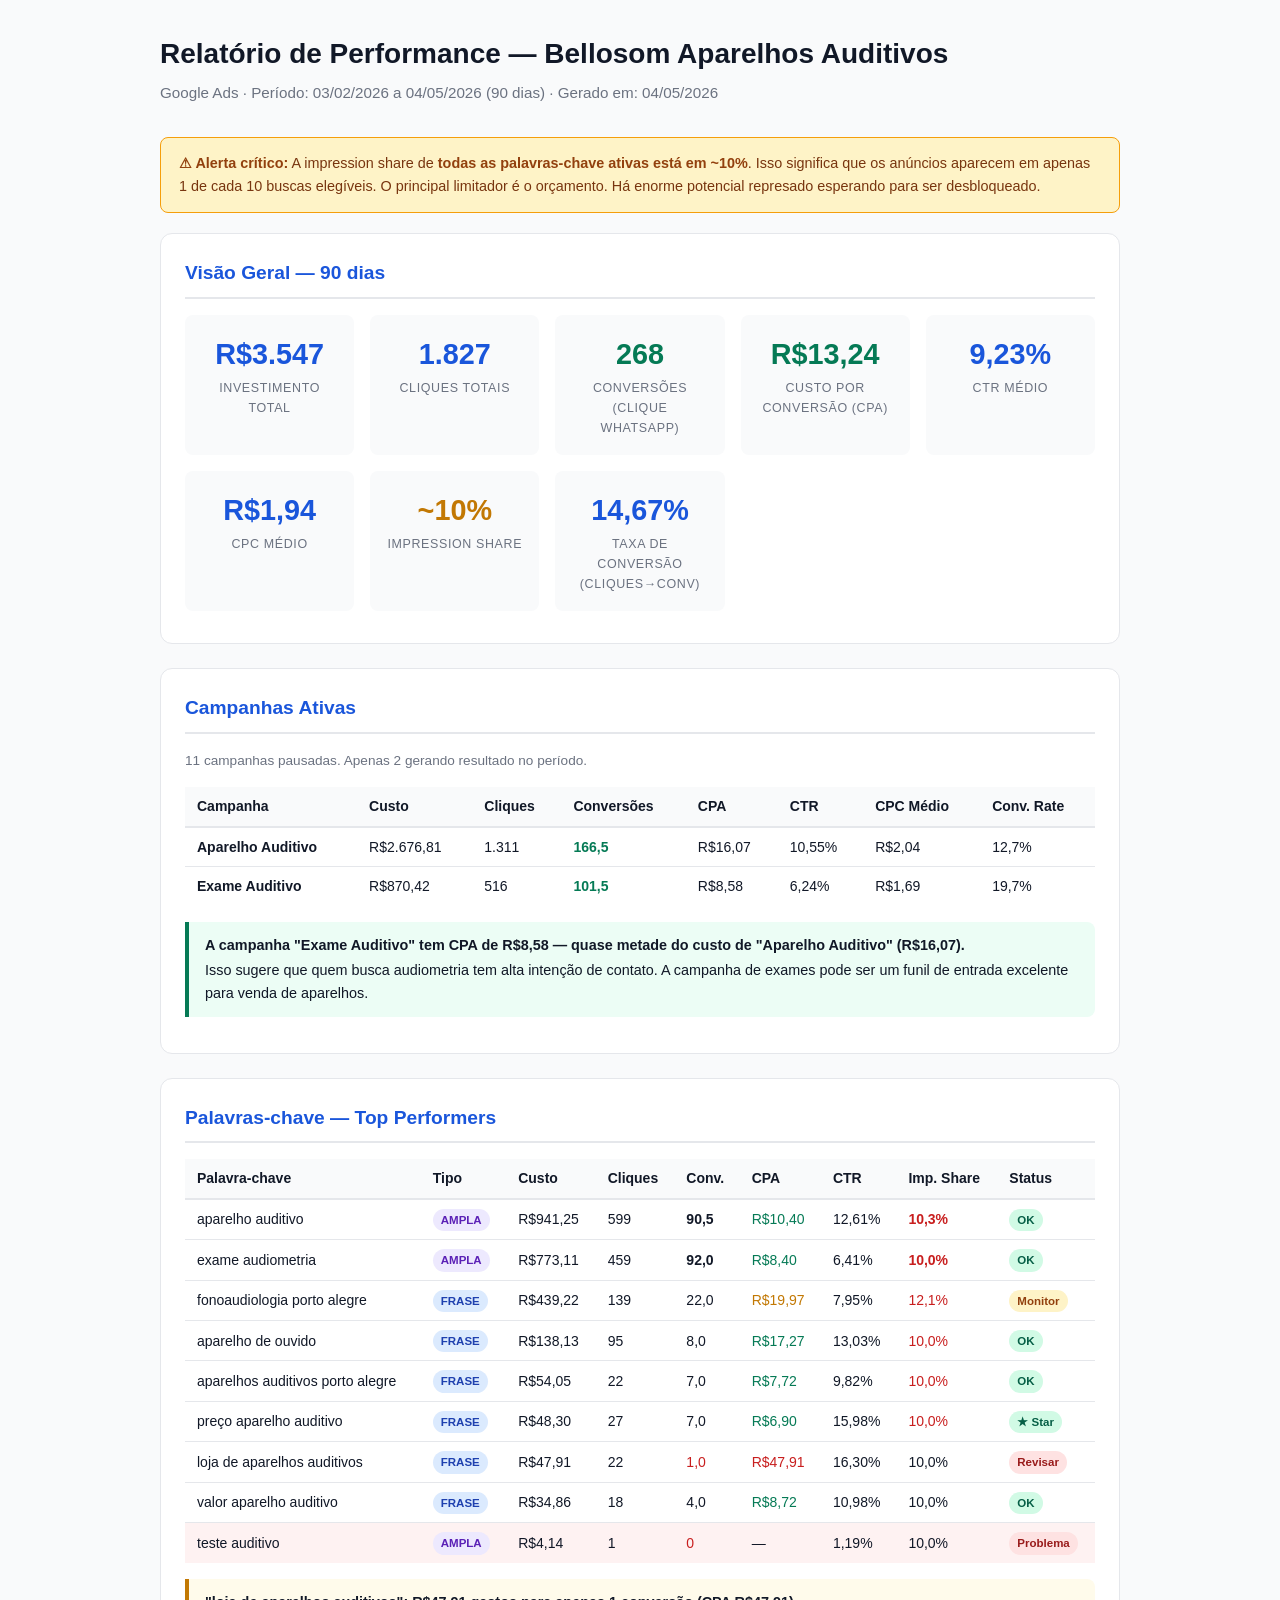
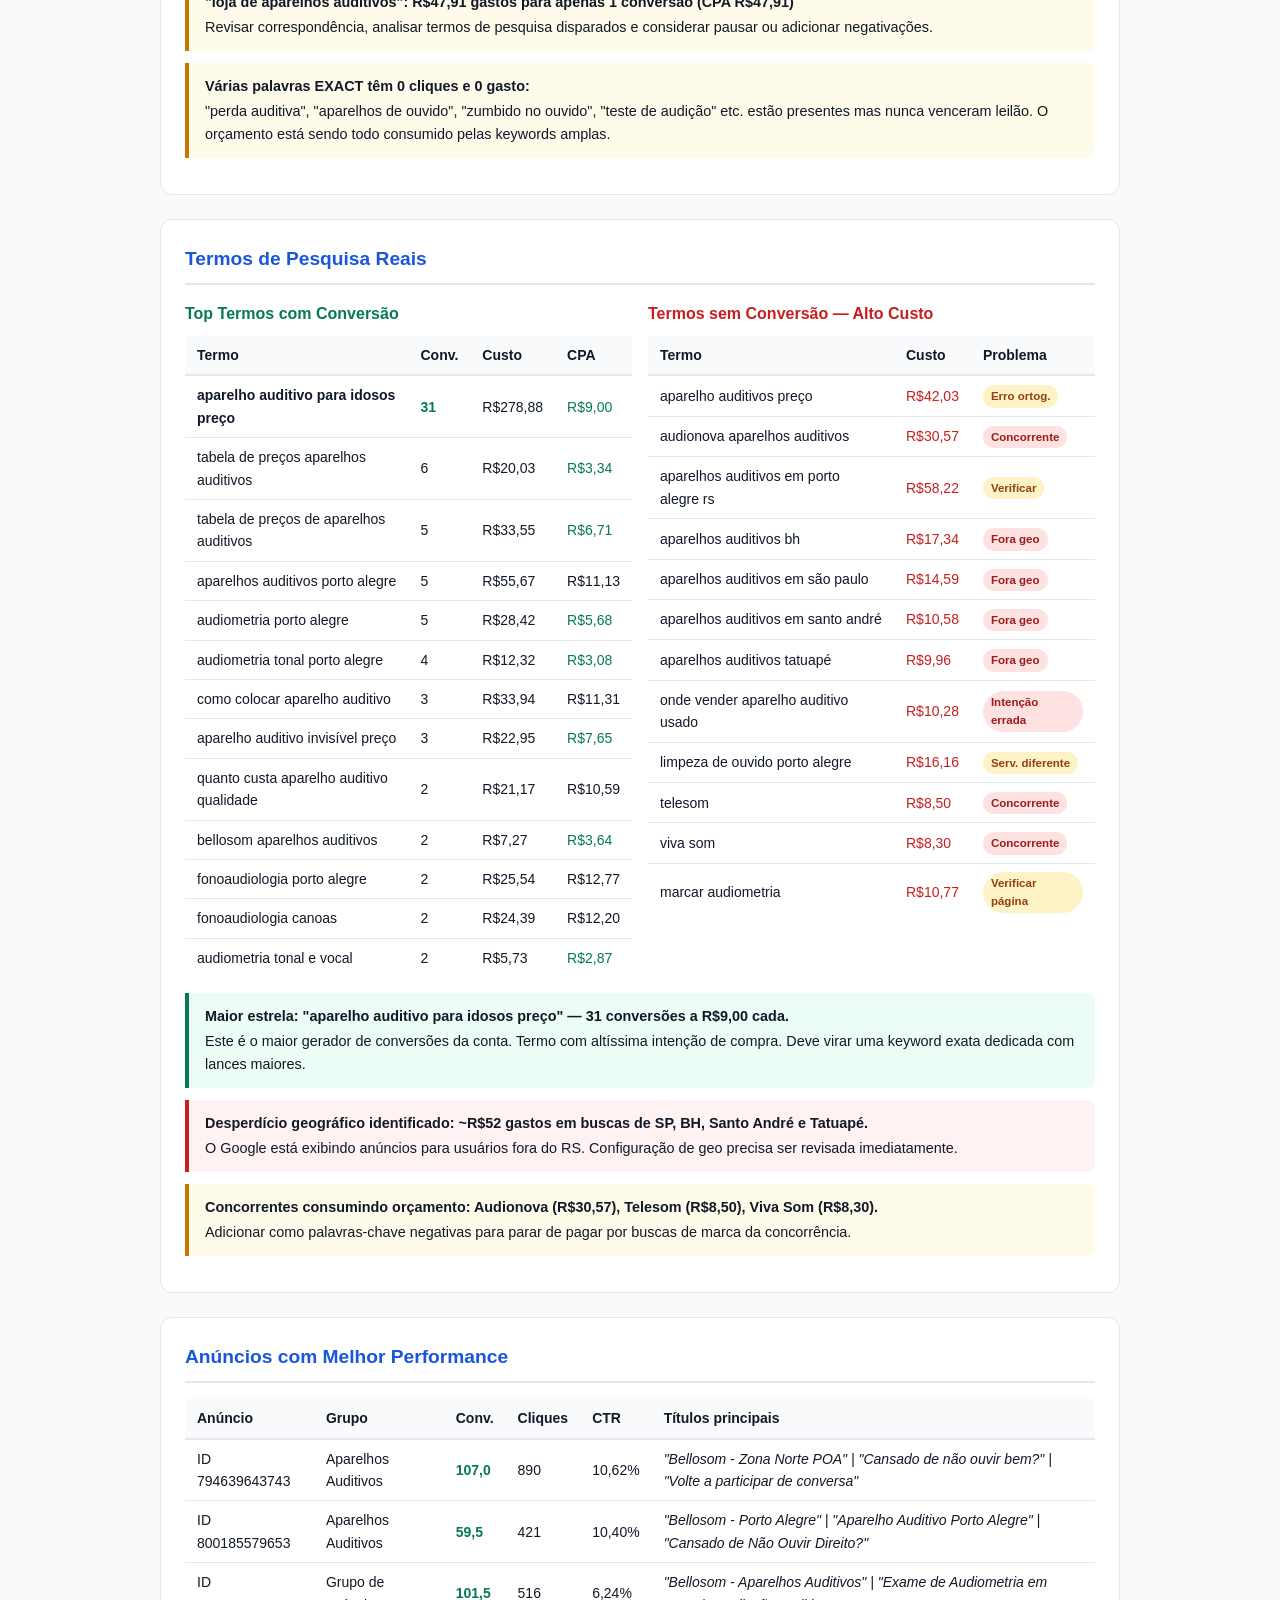
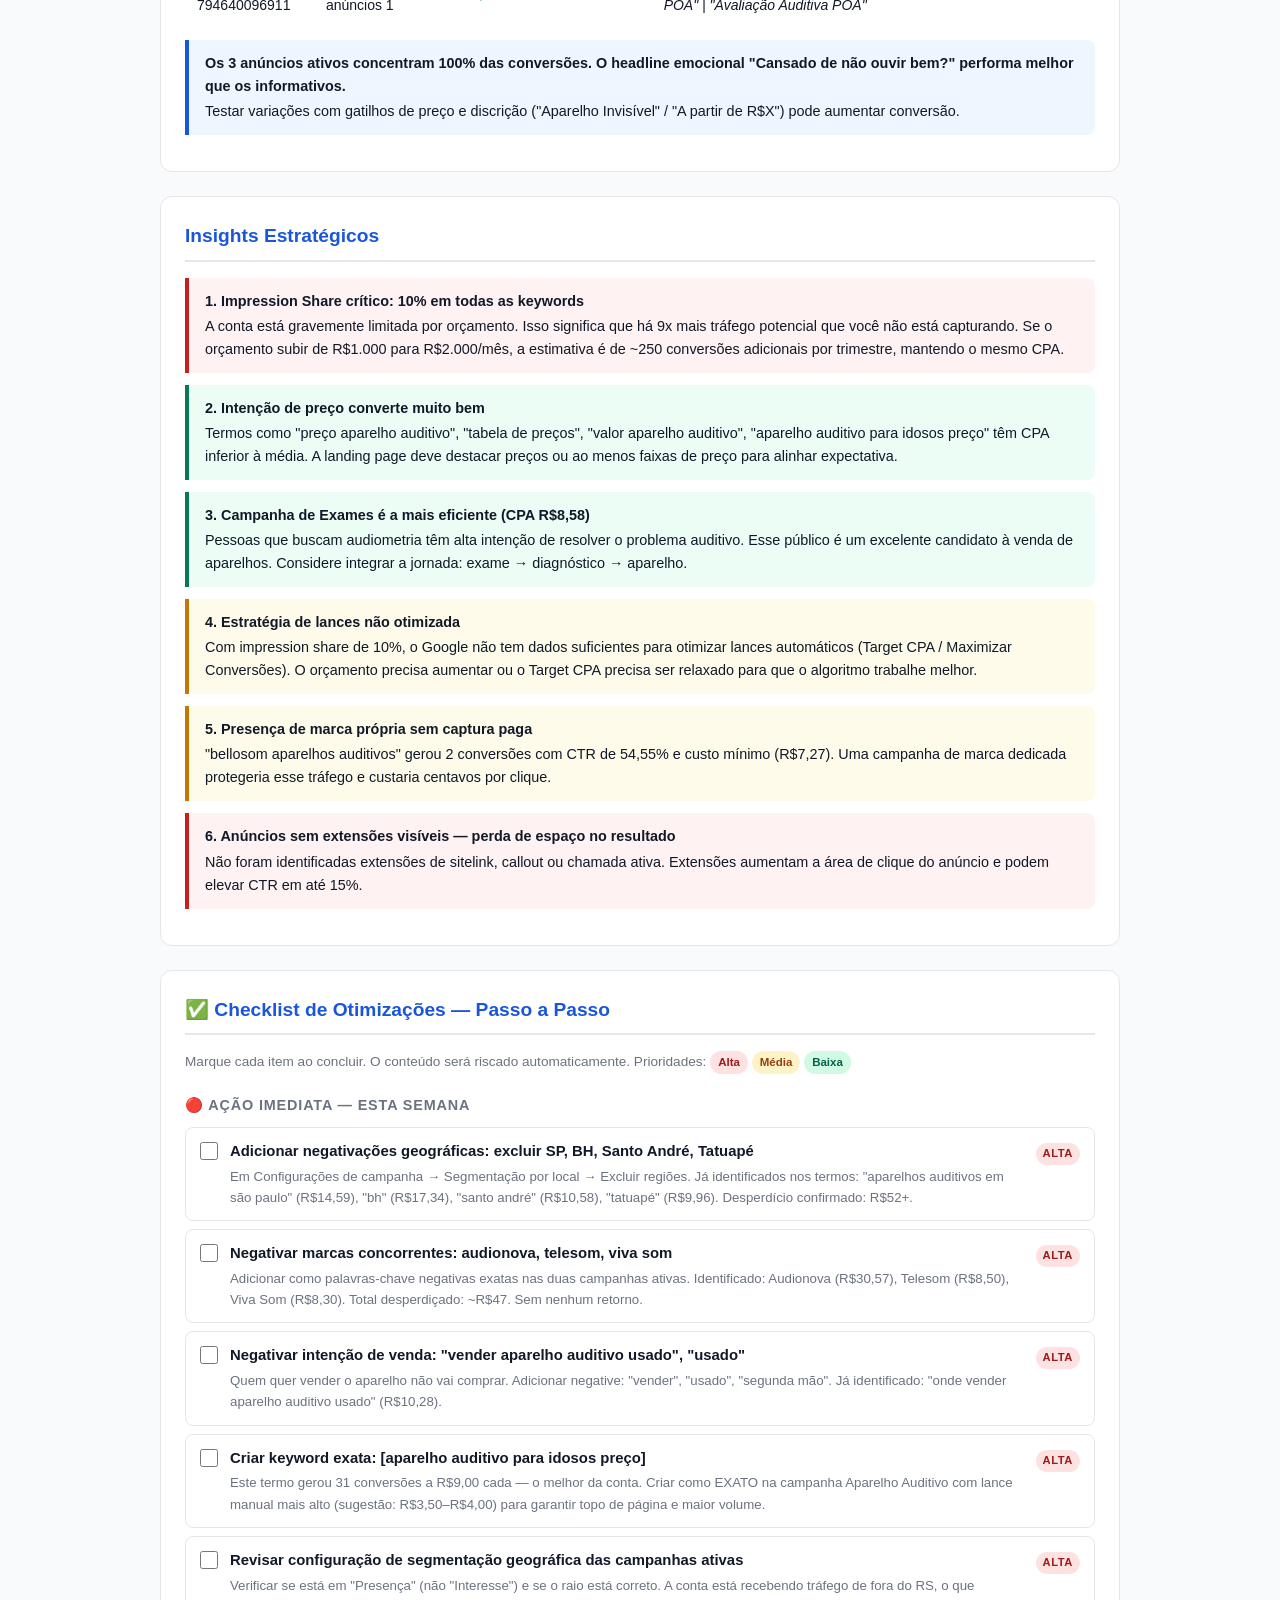
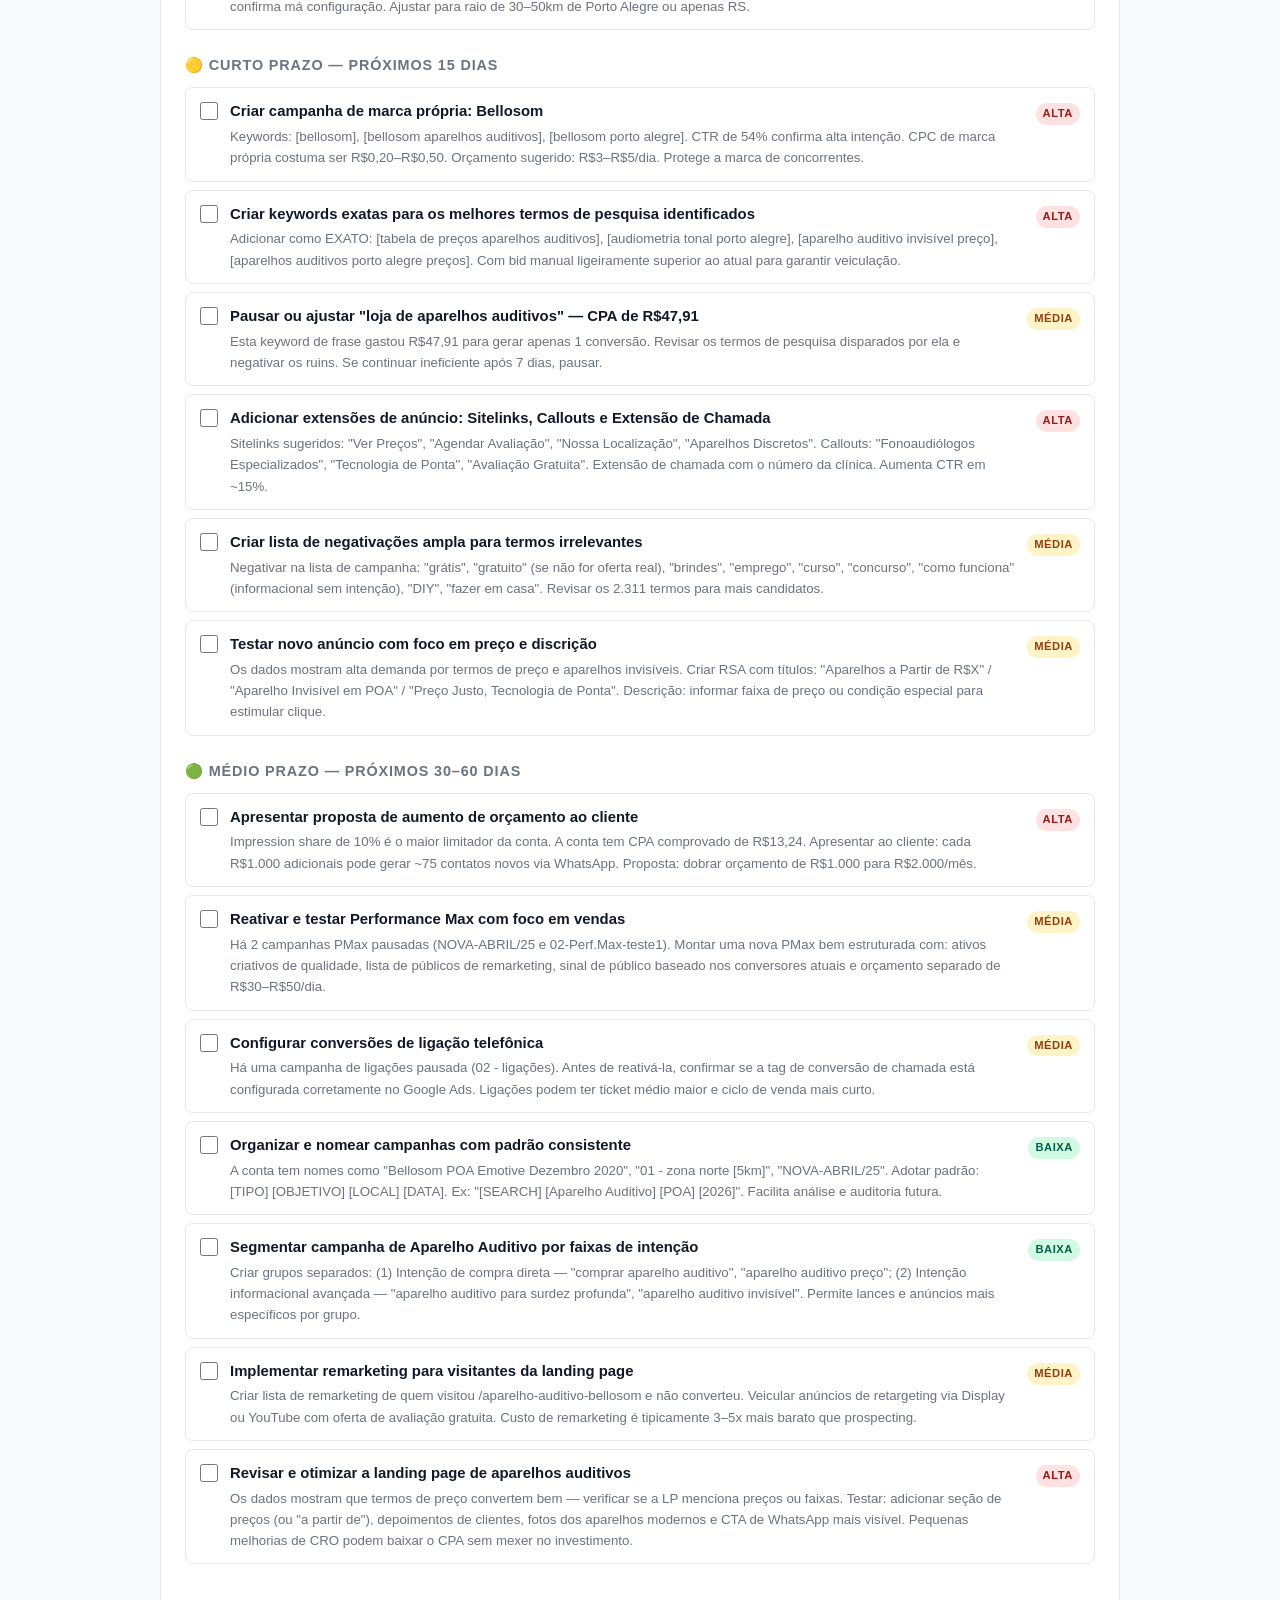
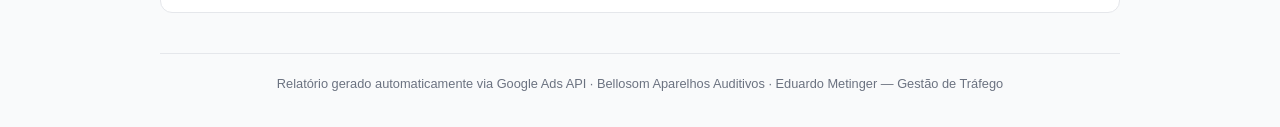
<file: relatorios/relatorio-90-dias.html>
<!DOCTYPE html>
<html lang="pt-BR">
<head>
<meta charset="UTF-8">
<meta name="viewport" content="width=device-width, initial-scale=1.0">
<title>Relatório Google Ads — Bellosom | 90 dias</title>
<style>
  :root {
    --primary: #1a56db;
    --success: #057a55;
    --danger: #c81e1e;
    --warning: #c27803;
    --neutral: #374151;
    --bg: #f9fafb;
    --card: #ffffff;
    --border: #e5e7eb;
    --text: #111827;
    --muted: #6b7280;
  }
  * { box-sizing: border-box; margin: 0; padding: 0; }
  body { font-family: -apple-system, BlinkMacSystemFont, 'Segoe UI', sans-serif; background: var(--bg); color: var(--text); line-height: 1.6; padding: 32px 16px; }
  .container { max-width: 960px; margin: 0 auto; }
  h1 { font-size: 1.75rem; font-weight: 700; margin-bottom: 4px; }
  .subtitle { color: var(--muted); font-size: 0.95rem; margin-bottom: 32px; }
  h2 { font-size: 1.2rem; font-weight: 700; margin-bottom: 16px; color: var(--primary); border-bottom: 2px solid var(--border); padding-bottom: 8px; }
  h3 { font-size: 1rem; font-weight: 600; margin-bottom: 10px; color: var(--neutral); }
  .section { background: var(--card); border: 1px solid var(--border); border-radius: 12px; padding: 24px; margin-bottom: 24px; }
  .kpi-grid { display: grid; grid-template-columns: repeat(auto-fit, minmax(160px, 1fr)); gap: 16px; margin-bottom: 8px; }
  .kpi { background: var(--bg); border-radius: 8px; padding: 16px; text-align: center; }
  .kpi-value { font-size: 1.8rem; font-weight: 800; color: var(--primary); }
  .kpi-label { font-size: 0.78rem; color: var(--muted); text-transform: uppercase; letter-spacing: 0.05em; margin-top: 2px; }
  .kpi.green .kpi-value { color: var(--success); }
  .kpi.red .kpi-value { color: var(--danger); }
  .kpi.orange .kpi-value { color: var(--warning); }
  table { width: 100%; border-collapse: collapse; font-size: 0.875rem; }
  thead th { background: var(--bg); font-weight: 600; text-align: left; padding: 8px 12px; border-bottom: 2px solid var(--border); white-space: nowrap; }
  tbody td { padding: 8px 12px; border-bottom: 1px solid var(--border); }
  tbody tr:last-child td { border-bottom: none; }
  tbody tr:hover { background: #f3f4f6; }
  .badge { display: inline-block; padding: 2px 8px; border-radius: 99px; font-size: 0.72rem; font-weight: 600; }
  .badge-green { background: #d1fae5; color: #065f46; }
  .badge-red { background: #fee2e2; color: #991b1b; }
  .badge-blue { background: #dbeafe; color: #1e40af; }
  .badge-yellow { background: #fef3c7; color: #92400e; }
  .badge-gray { background: #f3f4f6; color: #374151; }
  .tag-broad { background: #ede9fe; color: #5b21b6; }
  .tag-phrase { background: #dbeafe; color: #1e40af; }
  .tag-exact { background: #d1fae5; color: #065f46; }
  .insight { border-left: 4px solid; padding: 12px 16px; border-radius: 0 8px 8px 0; margin-bottom: 12px; font-size: 0.9rem; }
  .insight-success { border-color: var(--success); background: #ecfdf5; }
  .insight-danger { border-color: var(--danger); background: #fef2f2; }
  .insight-warning { border-color: var(--warning); background: #fffbeb; }
  .insight-info { border-color: var(--primary); background: #eff6ff; }
  .insight strong { display: block; margin-bottom: 2px; }
  /* CHECKLIST */
  .checklist { list-style: none; }
  .checklist li { display: flex; align-items: flex-start; gap: 12px; padding: 12px 14px; border: 1px solid var(--border); border-radius: 8px; margin-bottom: 8px; cursor: pointer; transition: background 0.15s; }
  .checklist li:hover { background: #f9fafb; }
  .checklist li.done { background: #f9fafb; }
  .checklist li.done .item-body { text-decoration: line-through; color: var(--muted); }
  .checklist input[type=checkbox] { width: 18px; height: 18px; flex-shrink: 0; margin-top: 2px; cursor: pointer; accent-color: var(--success); }
  .item-body { flex: 1; }
  .item-title { font-weight: 600; font-size: 0.93rem; }
  .item-desc { font-size: 0.83rem; color: var(--muted); margin-top: 2px; }
  .priority { font-size: 0.7rem; font-weight: 700; text-transform: uppercase; letter-spacing: 0.05em; padding: 2px 7px; border-radius: 99px; flex-shrink: 0; margin-top: 3px; }
  .p-alta { background: #fee2e2; color: #991b1b; }
  .p-media { background: #fef3c7; color: #92400e; }
  .p-baixa { background: #d1fae5; color: #065f46; }
  .checklist-group { margin-bottom: 24px; }
  .checklist-group h3 { font-size: 0.9rem; text-transform: uppercase; letter-spacing: 0.06em; color: var(--muted); margin-bottom: 10px; }
  .bar { background: #e5e7eb; border-radius: 4px; height: 8px; width: 100%; }
  .bar-fill { background: var(--primary); height: 8px; border-radius: 4px; }
  .bar-fill.green { background: var(--success); }
  .bar-fill.red { background: var(--danger); }
  .two-col { display: grid; grid-template-columns: 1fr 1fr; gap: 16px; }
  @media (max-width: 640px) { .two-col { grid-template-columns: 1fr; } }
  .alert-banner { background: #fef3c7; border: 1px solid #f59e0b; border-radius: 8px; padding: 14px 18px; margin-bottom: 20px; font-size: 0.9rem; color: #78350f; }
  .alert-banner strong { color: #92400e; }
  footer { text-align: center; color: var(--muted); font-size: 0.8rem; margin-top: 40px; padding-top: 20px; border-top: 1px solid var(--border); }
</style>
</head>
<body>
<div class="container">

  <h1>Relatório de Performance — Bellosom Aparelhos Auditivos</h1>
  <p class="subtitle">Google Ads · Período: 03/02/2026 a 04/05/2026 (90 dias) · Gerado em: 04/05/2026</p>

  <!-- ALERTA CRÍTICO -->
  <div class="alert-banner">
    <strong>⚠ Alerta crítico:</strong> A impression share de <strong>todas as palavras-chave ativas está em ~10%</strong>. Isso significa que os anúncios aparecem em apenas 1 de cada 10 buscas elegíveis. O principal limitador é o orçamento. Há enorme potencial represado esperando para ser desbloqueado.
  </div>

  <!-- KPIs GERAIS -->
  <div class="section">
    <h2>Visão Geral — 90 dias</h2>
    <div class="kpi-grid">
      <div class="kpi">
        <div class="kpi-value">R$3.547</div>
        <div class="kpi-label">Investimento total</div>
      </div>
      <div class="kpi">
        <div class="kpi-value">1.827</div>
        <div class="kpi-label">Cliques totais</div>
      </div>
      <div class="kpi green">
        <div class="kpi-value">268</div>
        <div class="kpi-label">Conversões (clique WhatsApp)</div>
      </div>
      <div class="kpi green">
        <div class="kpi-value">R$13,24</div>
        <div class="kpi-label">Custo por conversão (CPA)</div>
      </div>
      <div class="kpi">
        <div class="kpi-value">9,23%</div>
        <div class="kpi-label">CTR médio</div>
      </div>
      <div class="kpi">
        <div class="kpi-value">R$1,94</div>
        <div class="kpi-label">CPC médio</div>
      </div>
      <div class="kpi orange">
        <div class="kpi-value">~10%</div>
        <div class="kpi-label">Impression Share</div>
      </div>
      <div class="kpi">
        <div class="kpi-value">14,67%</div>
        <div class="kpi-label">Taxa de conversão (cliques→conv)</div>
      </div>
    </div>
  </div>

  <!-- CAMPANHAS ATIVAS -->
  <div class="section">
    <h2>Campanhas Ativas</h2>
    <p style="color:var(--muted);font-size:0.85rem;margin-bottom:16px;">11 campanhas pausadas. Apenas 2 gerando resultado no período.</p>
    <table>
      <thead>
        <tr>
          <th>Campanha</th>
          <th>Custo</th>
          <th>Cliques</th>
          <th>Conversões</th>
          <th>CPA</th>
          <th>CTR</th>
          <th>CPC Médio</th>
          <th>Conv. Rate</th>
        </tr>
      </thead>
      <tbody>
        <tr>
          <td><strong>Aparelho Auditivo</strong></td>
          <td>R$2.676,81</td>
          <td>1.311</td>
          <td><strong style="color:var(--success)">166,5</strong></td>
          <td>R$16,07</td>
          <td>10,55%</td>
          <td>R$2,04</td>
          <td>12,7%</td>
        </tr>
        <tr>
          <td><strong>Exame Auditivo</strong></td>
          <td>R$870,42</td>
          <td>516</td>
          <td><strong style="color:var(--success)">101,5</strong></td>
          <td>R$8,58</td>
          <td>6,24%</td>
          <td>R$1,69</td>
          <td>19,7%</td>
        </tr>
      </tbody>
    </table>
    <div class="insight insight-success" style="margin-top:16px">
      <strong>A campanha "Exame Auditivo" tem CPA de R$8,58 — quase metade do custo de "Aparelho Auditivo" (R$16,07).</strong>
      Isso sugere que quem busca audiometria tem alta intenção de contato. A campanha de exames pode ser um funil de entrada excelente para venda de aparelhos.
    </div>
  </div>

  <!-- PALAVRAS-CHAVE -->
  <div class="section">
    <h2>Palavras-chave — Top Performers</h2>
    <table>
      <thead>
        <tr>
          <th>Palavra-chave</th>
          <th>Tipo</th>
          <th>Custo</th>
          <th>Cliques</th>
          <th>Conv.</th>
          <th>CPA</th>
          <th>CTR</th>
          <th>Imp. Share</th>
          <th>Status</th>
        </tr>
      </thead>
      <tbody>
        <tr>
          <td>aparelho auditivo</td>
          <td><span class="badge tag-broad">AMPLA</span></td>
          <td>R$941,25</td>
          <td>599</td>
          <td><strong>90,5</strong></td>
          <td style="color:var(--success)">R$10,40</td>
          <td>12,61%</td>
          <td style="color:var(--danger)"><strong>10,3%</strong></td>
          <td><span class="badge badge-green">OK</span></td>
        </tr>
        <tr>
          <td>exame audiometria</td>
          <td><span class="badge tag-broad">AMPLA</span></td>
          <td>R$773,11</td>
          <td>459</td>
          <td><strong>92,0</strong></td>
          <td style="color:var(--success)">R$8,40</td>
          <td>6,41%</td>
          <td style="color:var(--danger)"><strong>10,0%</strong></td>
          <td><span class="badge badge-green">OK</span></td>
        </tr>
        <tr>
          <td>fonoaudiologia porto alegre</td>
          <td><span class="badge tag-phrase">FRASE</span></td>
          <td>R$439,22</td>
          <td>139</td>
          <td>22,0</td>
          <td style="color:var(--warning)">R$19,97</td>
          <td>7,95%</td>
          <td style="color:var(--danger)">12,1%</td>
          <td><span class="badge badge-yellow">Monitor</span></td>
        </tr>
        <tr>
          <td>aparelho de ouvido</td>
          <td><span class="badge tag-phrase">FRASE</span></td>
          <td>R$138,13</td>
          <td>95</td>
          <td>8,0</td>
          <td style="color:var(--success)">R$17,27</td>
          <td>13,03%</td>
          <td style="color:var(--danger)">10,0%</td>
          <td><span class="badge badge-green">OK</span></td>
        </tr>
        <tr>
          <td>aparelhos auditivos porto alegre</td>
          <td><span class="badge tag-phrase">FRASE</span></td>
          <td>R$54,05</td>
          <td>22</td>
          <td>7,0</td>
          <td style="color:var(--success)">R$7,72</td>
          <td>9,82%</td>
          <td style="color:var(--danger)">10,0%</td>
          <td><span class="badge badge-green">OK</span></td>
        </tr>
        <tr>
          <td>preço aparelho auditivo</td>
          <td><span class="badge tag-phrase">FRASE</span></td>
          <td>R$48,30</td>
          <td>27</td>
          <td>7,0</td>
          <td style="color:var(--success)">R$6,90</td>
          <td>15,98%</td>
          <td style="color:var(--danger)">10,0%</td>
          <td><span class="badge badge-green">★ Star</span></td>
        </tr>
        <tr>
          <td>loja de aparelhos auditivos</td>
          <td><span class="badge tag-phrase">FRASE</span></td>
          <td>R$47,91</td>
          <td>22</td>
          <td style="color:var(--danger)">1,0</td>
          <td style="color:var(--danger)">R$47,91</td>
          <td>16,30%</td>
          <td>10,0%</td>
          <td><span class="badge badge-red">Revisar</span></td>
        </tr>
        <tr>
          <td>valor aparelho auditivo</td>
          <td><span class="badge tag-phrase">FRASE</span></td>
          <td>R$34,86</td>
          <td>18</td>
          <td>4,0</td>
          <td style="color:var(--success)">R$8,72</td>
          <td>10,98%</td>
          <td>10,0%</td>
          <td><span class="badge badge-green">OK</span></td>
        </tr>
        <tr style="background:#fef2f2">
          <td>teste auditivo</td>
          <td><span class="badge tag-broad">AMPLA</span></td>
          <td>R$4,14</td>
          <td>1</td>
          <td style="color:var(--danger)">0</td>
          <td>—</td>
          <td>1,19%</td>
          <td>10,0%</td>
          <td><span class="badge badge-red">Problema</span></td>
        </tr>
      </tbody>
    </table>
    <div style="margin-top:16px">
      <div class="insight insight-warning">
        <strong>"loja de aparelhos auditivos": R$47,91 gastos para apenas 1 conversão (CPA R$47,91)</strong>
        Revisar correspondência, analisar termos de pesquisa disparados e considerar pausar ou adicionar negativações.
      </div>
      <div class="insight insight-warning">
        <strong>Várias palavras EXACT têm 0 cliques e 0 gasto:</strong>
        "perda auditiva", "aparelhos de ouvido", "zumbido no ouvido", "teste de audição" etc. estão presentes mas nunca venceram leilão. O orçamento está sendo todo consumido pelas keywords amplas.
      </div>
    </div>
  </div>

  <!-- TERMOS DE PESQUISA -->
  <div class="section">
    <h2>Termos de Pesquisa Reais</h2>
    <div class="two-col">
      <div>
        <h3 style="color:var(--success)">Top Termos com Conversão</h3>
        <table>
          <thead>
            <tr><th>Termo</th><th>Conv.</th><th>Custo</th><th>CPA</th></tr>
          </thead>
          <tbody>
            <tr><td><strong>aparelho auditivo para idosos preço</strong></td><td style="color:var(--success)"><strong>31</strong></td><td>R$278,88</td><td style="color:var(--success)">R$9,00</td></tr>
            <tr><td>tabela de preços aparelhos auditivos</td><td>6</td><td>R$20,03</td><td style="color:var(--success)">R$3,34</td></tr>
            <tr><td>tabela de preços de aparelhos auditivos</td><td>5</td><td>R$33,55</td><td style="color:var(--success)">R$6,71</td></tr>
            <tr><td>aparelhos auditivos porto alegre</td><td>5</td><td>R$55,67</td><td>R$11,13</td></tr>
            <tr><td>audiometria porto alegre</td><td>5</td><td>R$28,42</td><td style="color:var(--success)">R$5,68</td></tr>
            <tr><td>audiometria tonal porto alegre</td><td>4</td><td>R$12,32</td><td style="color:var(--success)">R$3,08</td></tr>
            <tr><td>como colocar aparelho auditivo</td><td>3</td><td>R$33,94</td><td>R$11,31</td></tr>
            <tr><td>aparelho auditivo invisível preço</td><td>3</td><td>R$22,95</td><td style="color:var(--success)">R$7,65</td></tr>
            <tr><td>quanto custa aparelho auditivo qualidade</td><td>2</td><td>R$21,17</td><td>R$10,59</td></tr>
            <tr><td>bellosom aparelhos auditivos</td><td>2</td><td>R$7,27</td><td style="color:var(--success)">R$3,64</td></tr>
            <tr><td>fonoaudiologia porto alegre</td><td>2</td><td>R$25,54</td><td>R$12,77</td></tr>
            <tr><td>fonoaudiologia canoas</td><td>2</td><td>R$24,39</td><td>R$12,20</td></tr>
            <tr><td>audiometria tonal e vocal</td><td>2</td><td>R$5,73</td><td style="color:var(--success)">R$2,87</td></tr>
          </tbody>
        </table>
      </div>
      <div>
        <h3 style="color:var(--danger)">Termos sem Conversão — Alto Custo</h3>
        <table>
          <thead>
            <tr><th>Termo</th><th>Custo</th><th>Problema</th></tr>
          </thead>
          <tbody>
            <tr><td>aparelho auditivos preço</td><td style="color:var(--danger)">R$42,03</td><td><span class="badge badge-yellow">Erro ortog.</span></td></tr>
            <tr><td>audionova aparelhos auditivos</td><td style="color:var(--danger)">R$30,57</td><td><span class="badge badge-red">Concorrente</span></td></tr>
            <tr><td>aparelhos auditivos em porto alegre rs</td><td style="color:var(--danger)">R$58,22</td><td><span class="badge badge-yellow">Verificar</span></td></tr>
            <tr><td>aparelhos auditivos bh</td><td style="color:var(--danger)">R$17,34</td><td><span class="badge badge-red">Fora geo</span></td></tr>
            <tr><td>aparelhos auditivos em são paulo</td><td style="color:var(--danger)">R$14,59</td><td><span class="badge badge-red">Fora geo</span></td></tr>
            <tr><td>aparelhos auditivos em santo andré</td><td style="color:var(--danger)">R$10,58</td><td><span class="badge badge-red">Fora geo</span></td></tr>
            <tr><td>aparelhos auditivos tatuapé</td><td style="color:var(--danger)">R$9,96</td><td><span class="badge badge-red">Fora geo</span></td></tr>
            <tr><td>onde vender aparelho auditivo usado</td><td style="color:var(--danger)">R$10,28</td><td><span class="badge badge-red">Intenção errada</span></td></tr>
            <tr><td>limpeza de ouvido porto alegre</td><td style="color:var(--danger)">R$16,16</td><td><span class="badge badge-yellow">Serv. diferente</span></td></tr>
            <tr><td>telesom</td><td style="color:var(--danger)">R$8,50</td><td><span class="badge badge-red">Concorrente</span></td></tr>
            <tr><td>viva som</td><td style="color:var(--danger)">R$8,30</td><td><span class="badge badge-red">Concorrente</span></td></tr>
            <tr><td>marcar audiometria</td><td style="color:var(--danger)">R$10,77</td><td><span class="badge badge-yellow">Verificar página</span></td></tr>
          </tbody>
        </table>
      </div>
    </div>
    <div style="margin-top:16px">
      <div class="insight insight-success">
        <strong>Maior estrela: "aparelho auditivo para idosos preço" — 31 conversões a R$9,00 cada.</strong>
        Este é o maior gerador de conversões da conta. Termo com altíssima intenção de compra. Deve virar uma keyword exata dedicada com lances maiores.
      </div>
      <div class="insight insight-danger">
        <strong>Desperdício geográfico identificado: ~R$52 gastos em buscas de SP, BH, Santo André e Tatuapé.</strong>
        O Google está exibindo anúncios para usuários fora do RS. Configuração de geo precisa ser revisada imediatamente.
      </div>
      <div class="insight insight-warning">
        <strong>Concorrentes consumindo orçamento: Audionova (R$30,57), Telesom (R$8,50), Viva Som (R$8,30).</strong>
        Adicionar como palavras-chave negativas para parar de pagar por buscas de marca da concorrência.
      </div>
    </div>
  </div>

  <!-- ANÚNCIOS TOP -->
  <div class="section">
    <h2>Anúncios com Melhor Performance</h2>
    <table>
      <thead>
        <tr><th>Anúncio</th><th>Grupo</th><th>Conv.</th><th>Cliques</th><th>CTR</th><th>Títulos principais</th></tr>
      </thead>
      <tbody>
        <tr>
          <td>ID 794639643743</td>
          <td>Aparelhos Auditivos</td>
          <td style="color:var(--success)"><strong>107,0</strong></td>
          <td>890</td>
          <td>10,62%</td>
          <td><em>"Bellosom - Zona Norte POA" | "Cansado de não ouvir bem?" | "Volte a participar de conversa"</em></td>
        </tr>
        <tr>
          <td>ID 800185579653</td>
          <td>Aparelhos Auditivos</td>
          <td style="color:var(--success)"><strong>59,5</strong></td>
          <td>421</td>
          <td>10,40%</td>
          <td><em>"Bellosom - Porto Alegre" | "Aparelho Auditivo Porto Alegre" | "Cansado de Não Ouvir Direito?"</em></td>
        </tr>
        <tr>
          <td>ID 794640096911</td>
          <td>Grupo de anúncios 1</td>
          <td style="color:var(--success)"><strong>101,5</strong></td>
          <td>516</td>
          <td>6,24%</td>
          <td><em>"Bellosom - Aparelhos Auditivos" | "Exame de Audiometria em POA" | "Avaliação Auditiva POA"</em></td>
        </tr>
      </tbody>
    </table>
    <div class="insight insight-info" style="margin-top:16px">
      <strong>Os 3 anúncios ativos concentram 100% das conversões. O headline emocional "Cansado de não ouvir bem?" performa melhor que os informativos.</strong>
      Testar variações com gatilhos de preço e discrição ("Aparelho Invisível" / "A partir de R$X") pode aumentar conversão.
    </div>
  </div>

  <!-- INSIGHTS ESTRATÉGICOS -->
  <div class="section">
    <h2>Insights Estratégicos</h2>
    <div class="insight insight-danger">
      <strong>1. Impression Share crítico: 10% em todas as keywords</strong>
      A conta está gravemente limitada por orçamento. Isso significa que há 9x mais tráfego potencial que você não está capturando. Se o orçamento subir de R$1.000 para R$2.000/mês, a estimativa é de ~250 conversões adicionais por trimestre, mantendo o mesmo CPA.
    </div>
    <div class="insight insight-success">
      <strong>2. Intenção de preço converte muito bem</strong>
      Termos como "preço aparelho auditivo", "tabela de preços", "valor aparelho auditivo", "aparelho auditivo para idosos preço" têm CPA inferior à média. A landing page deve destacar preços ou ao menos faixas de preço para alinhar expectativa.
    </div>
    <div class="insight insight-success">
      <strong>3. Campanha de Exames é a mais eficiente (CPA R$8,58)</strong>
      Pessoas que buscam audiometria têm alta intenção de resolver o problema auditivo. Esse público é um excelente candidato à venda de aparelhos. Considere integrar a jornada: exame → diagnóstico → aparelho.
    </div>
    <div class="insight insight-warning">
      <strong>4. Estratégia de lances não otimizada</strong>
      Com impression share de 10%, o Google não tem dados suficientes para otimizar lances automáticos (Target CPA / Maximizar Conversões). O orçamento precisa aumentar ou o Target CPA precisa ser relaxado para que o algoritmo trabalhe melhor.
    </div>
    <div class="insight insight-warning">
      <strong>5. Presença de marca própria sem captura paga</strong>
      "bellosom aparelhos auditivos" gerou 2 conversões com CTR de 54,55% e custo mínimo (R$7,27). Uma campanha de marca dedicada protegeria esse tráfego e custaria centavos por clique.
    </div>
    <div class="insight insight-danger">
      <strong>6. Anúncios sem extensões visíveis — perda de espaço no resultado</strong>
      Não foram identificadas extensões de sitelink, callout ou chamada ativa. Extensões aumentam a área de clique do anúncio e podem elevar CTR em até 15%.
    </div>
  </div>

  <!-- CHECKLIST DE OTIMIZAÇÕES -->
  <div class="section">
    <h2>✅ Checklist de Otimizações — Passo a Passo</h2>
    <p style="color:var(--muted);font-size:0.85rem;margin-bottom:20px">Marque cada item ao concluir. O conteúdo será riscado automaticamente. Prioridades: <span class="badge p-alta">Alta</span> <span class="badge p-media">Média</span> <span class="badge p-baixa">Baixa</span></p>

    <!-- GRUPO 1: Imediato -->
    <div class="checklist-group">
      <h3>🔴 Ação Imediata — Esta semana</h3>
      <ul class="checklist" id="checklist">

        <li id="item1" onclick="toggle('item1')">
          <input type="checkbox" id="cb1" onclick="event.stopPropagation(); toggle('item1')">
          <div class="item-body">
            <div class="item-title">Adicionar negativações geográficas: excluir SP, BH, Santo André, Tatuapé</div>
            <div class="item-desc">Em Configurações de campanha → Segmentação por local → Excluir regiões. Já identificados nos termos: "aparelhos auditivos em são paulo" (R$14,59), "bh" (R$17,34), "santo andré" (R$10,58), "tatuapé" (R$9,96). Desperdício confirmado: R$52+.</div>
          </div>
          <span class="priority p-alta">Alta</span>
        </li>

        <li id="item2" onclick="toggle('item2')">
          <input type="checkbox" id="cb2" onclick="event.stopPropagation(); toggle('item2')">
          <div class="item-body">
            <div class="item-title">Negativar marcas concorrentes: audionova, telesom, viva som</div>
            <div class="item-desc">Adicionar como palavras-chave negativas exatas nas duas campanhas ativas. Identificado: Audionova (R$30,57), Telesom (R$8,50), Viva Som (R$8,30). Total desperdiçado: ~R$47. Sem nenhum retorno.</div>
          </div>
          <span class="priority p-alta">Alta</span>
        </li>

        <li id="item3" onclick="toggle('item3')">
          <input type="checkbox" id="cb3" onclick="event.stopPropagation(); toggle('item3')">
          <div class="item-body">
            <div class="item-title">Negativar intenção de venda: "vender aparelho auditivo usado", "usado"</div>
            <div class="item-desc">Quem quer vender o aparelho não vai comprar. Adicionar negative: "vender", "usado", "segunda mão". Já identificado: "onde vender aparelho auditivo usado" (R$10,28).</div>
          </div>
          <span class="priority p-alta">Alta</span>
        </li>

        <li id="item4" onclick="toggle('item4')">
          <input type="checkbox" id="cb4" onclick="event.stopPropagation(); toggle('item4')">
          <div class="item-body">
            <div class="item-title">Criar keyword exata: [aparelho auditivo para idosos preço]</div>
            <div class="item-desc">Este termo gerou 31 conversões a R$9,00 cada — o melhor da conta. Criar como EXATO na campanha Aparelho Auditivo com lance manual mais alto (sugestão: R$3,50–R$4,00) para garantir topo de página e maior volume.</div>
          </div>
          <span class="priority p-alta">Alta</span>
        </li>

        <li id="item5" onclick="toggle('item5')">
          <input type="checkbox" id="cb5" onclick="event.stopPropagation(); toggle('item5')">
          <div class="item-body">
            <div class="item-title">Revisar configuração de segmentação geográfica das campanhas ativas</div>
            <div class="item-desc">Verificar se está em "Presença" (não "Interesse") e se o raio está correto. A conta está recebendo tráfego de fora do RS, o que confirma má configuração. Ajustar para raio de 30–50km de Porto Alegre ou apenas RS.</div>
          </div>
          <span class="priority p-alta">Alta</span>
        </li>

      </ul>
    </div>

    <!-- GRUPO 2: Curto prazo -->
    <div class="checklist-group">
      <h3>🟡 Curto Prazo — Próximos 15 dias</h3>
      <ul class="checklist">

        <li id="item6" onclick="toggle('item6')">
          <input type="checkbox" id="cb6" onclick="event.stopPropagation(); toggle('item6')">
          <div class="item-body">
            <div class="item-title">Criar campanha de marca própria: Bellosom</div>
            <div class="item-desc">Keywords: [bellosom], [bellosom aparelhos auditivos], [bellosom porto alegre]. CTR de 54% confirma alta intenção. CPC de marca própria costuma ser R$0,20–R$0,50. Orçamento sugerido: R$3–R$5/dia. Protege a marca de concorrentes.</div>
          </div>
          <span class="priority p-alta">Alta</span>
        </li>

        <li id="item7" onclick="toggle('item7')">
          <input type="checkbox" id="cb7" onclick="event.stopPropagation(); toggle('item7')">
          <div class="item-body">
            <div class="item-title">Criar keywords exatas para os melhores termos de pesquisa identificados</div>
            <div class="item-desc">Adicionar como EXATO: [tabela de preços aparelhos auditivos], [audiometria tonal porto alegre], [aparelho auditivo invisível preço], [aparelhos auditivos porto alegre preços]. Com bid manual ligeiramente superior ao atual para garantir veiculação.</div>
          </div>
          <span class="priority p-alta">Alta</span>
        </li>

        <li id="item8" onclick="toggle('item8')">
          <input type="checkbox" id="cb8" onclick="event.stopPropagation(); toggle('item8')">
          <div class="item-body">
            <div class="item-title">Pausar ou ajustar "loja de aparelhos auditivos" — CPA de R$47,91</div>
            <div class="item-desc">Esta keyword de frase gastou R$47,91 para gerar apenas 1 conversão. Revisar os termos de pesquisa disparados por ela e negativar os ruins. Se continuar ineficiente após 7 dias, pausar.</div>
          </div>
          <span class="priority p-media">Média</span>
        </li>

        <li id="item9" onclick="toggle('item9')">
          <input type="checkbox" id="cb9" onclick="event.stopPropagation(); toggle('item9')">
          <div class="item-body">
            <div class="item-title">Adicionar extensões de anúncio: Sitelinks, Callouts e Extensão de Chamada</div>
            <div class="item-desc">Sitelinks sugeridos: "Ver Preços", "Agendar Avaliação", "Nossa Localização", "Aparelhos Discretos". Callouts: "Fonoaudiólogos Especializados", "Tecnologia de Ponta", "Avaliação Gratuita". Extensão de chamada com o número da clínica. Aumenta CTR em ~15%.</div>
          </div>
          <span class="priority p-alta">Alta</span>
        </li>

        <li id="item10" onclick="toggle('item10')">
          <input type="checkbox" id="cb10" onclick="event.stopPropagation(); toggle('item10')">
          <div class="item-body">
            <div class="item-title">Criar lista de negativações ampla para termos irrelevantes</div>
            <div class="item-desc">Negativar na lista de campanha: "grátis", "gratuito" (se não for oferta real), "brindes", "emprego", "curso", "concurso", "como funciona" (informacional sem intenção), "DIY", "fazer em casa". Revisar os 2.311 termos para mais candidatos.</div>
          </div>
          <span class="priority p-media">Média</span>
        </li>

        <li id="item11" onclick="toggle('item11')">
          <input type="checkbox" id="cb11" onclick="event.stopPropagation(); toggle('item11')">
          <div class="item-body">
            <div class="item-title">Testar novo anúncio com foco em preço e discrição</div>
            <div class="item-desc">Os dados mostram alta demanda por termos de preço e aparelhos invisíveis. Criar RSA com títulos: "Aparelhos a Partir de R$X" / "Aparelho Invisível em POA" / "Preço Justo, Tecnologia de Ponta". Descrição: informar faixa de preço ou condição especial para estimular clique.</div>
          </div>
          <span class="priority p-media">Média</span>
        </li>

      </ul>
    </div>

    <!-- GRUPO 3: Médio prazo -->
    <div class="checklist-group">
      <h3>🟢 Médio Prazo — Próximos 30–60 dias</h3>
      <ul class="checklist">

        <li id="item12" onclick="toggle('item12')">
          <input type="checkbox" id="cb12" onclick="event.stopPropagation(); toggle('item12')">
          <div class="item-body">
            <div class="item-title">Apresentar proposta de aumento de orçamento ao cliente</div>
            <div class="item-desc">Impression share de 10% é o maior limitador da conta. A conta tem CPA comprovado de R$13,24. Apresentar ao cliente: cada R$1.000 adicionais pode gerar ~75 contatos novos via WhatsApp. Proposta: dobrar orçamento de R$1.000 para R$2.000/mês.</div>
          </div>
          <span class="priority p-alta">Alta</span>
        </li>

        <li id="item13" onclick="toggle('item13')">
          <input type="checkbox" id="cb13" onclick="event.stopPropagation(); toggle('item13')">
          <div class="item-body">
            <div class="item-title">Reativar e testar Performance Max com foco em vendas</div>
            <div class="item-desc">Há 2 campanhas PMax pausadas (NOVA-ABRIL/25 e 02-Perf.Max-teste1). Montar uma nova PMax bem estruturada com: ativos criativos de qualidade, lista de públicos de remarketing, sinal de público baseado nos conversores atuais e orçamento separado de R$30–R$50/dia.</div>
          </div>
          <span class="priority p-media">Média</span>
        </li>

        <li id="item14" onclick="toggle('item14')">
          <input type="checkbox" id="cb14" onclick="event.stopPropagation(); toggle('item14')">
          <div class="item-body">
            <div class="item-title">Configurar conversões de ligação telefônica</div>
            <div class="item-desc">Há uma campanha de ligações pausada (02 - ligações). Antes de reativá-la, confirmar se a tag de conversão de chamada está configurada corretamente no Google Ads. Ligações podem ter ticket médio maior e ciclo de venda mais curto.</div>
          </div>
          <span class="priority p-media">Média</span>
        </li>

        <li id="item15" onclick="toggle('item15')">
          <input type="checkbox" id="cb15" onclick="event.stopPropagation(); toggle('item15')">
          <div class="item-body">
            <div class="item-title">Organizar e nomear campanhas com padrão consistente</div>
            <div class="item-desc">A conta tem nomes como "Bellosom POA Emotive Dezembro 2020", "01 - zona norte [5km]", "NOVA-ABRIL/25". Adotar padrão: [TIPO] [OBJETIVO] [LOCAL] [DATA]. Ex: "[SEARCH] [Aparelho Auditivo] [POA] [2026]". Facilita análise e auditoria futura.</div>
          </div>
          <span class="priority p-baixa">Baixa</span>
        </li>

        <li id="item16" onclick="toggle('item16')">
          <input type="checkbox" id="cb16" onclick="event.stopPropagation(); toggle('item16')">
          <div class="item-body">
            <div class="item-title">Segmentar campanha de Aparelho Auditivo por faixas de intenção</div>
            <div class="item-desc">Criar grupos separados: (1) Intenção de compra direta — "comprar aparelho auditivo", "aparelho auditivo preço"; (2) Intenção informacional avançada — "aparelho auditivo para surdez profunda", "aparelho auditivo invisível". Permite lances e anúncios mais específicos por grupo.</div>
          </div>
          <span class="priority p-baixa">Baixa</span>
        </li>

        <li id="item17" onclick="toggle('item17')">
          <input type="checkbox" id="cb17" onclick="event.stopPropagation(); toggle('item17')">
          <div class="item-body">
            <div class="item-title">Implementar remarketing para visitantes da landing page</div>
            <div class="item-desc">Criar lista de remarketing de quem visitou /aparelho-auditivo-bellosom e não converteu. Veicular anúncios de retargeting via Display ou YouTube com oferta de avaliação gratuita. Custo de remarketing é tipicamente 3–5x mais barato que prospecting.</div>
          </div>
          <span class="priority p-media">Média</span>
        </li>

        <li id="item18" onclick="toggle('item18')">
          <input type="checkbox" id="cb18" onclick="event.stopPropagation(); toggle('item18')">
          <div class="item-body">
            <div class="item-title">Revisar e otimizar a landing page de aparelhos auditivos</div>
            <div class="item-desc">Os dados mostram que termos de preço convertem bem — verificar se a LP menciona preços ou faixas. Testar: adicionar seção de preços (ou "a partir de"), depoimentos de clientes, fotos dos aparelhos modernos e CTA de WhatsApp mais visível. Pequenas melhorias de CRO podem baixar o CPA sem mexer no investimento.</div>
          </div>
          <span class="priority p-alta">Alta</span>
        </li>

      </ul>
    </div>

  </div>

  <footer>
    Relatório gerado automaticamente via Google Ads API · Bellosom Aparelhos Auditivos · Eduardo Metinger — Gestão de Tráfego
  </footer>

</div>

<script>
  function toggle(id) {
    const li = document.getElementById(id);
    const cb = li.querySelector('input[type=checkbox]');
    if (document.activeElement !== cb) {
      cb.checked = !cb.checked;
    }
    if (cb.checked) {
      li.classList.add('done');
    } else {
      li.classList.remove('done');
    }
    saveState();
  }

  function saveState() {
    const state = {};
    document.querySelectorAll('.checklist li[id]').forEach(li => {
      const cb = li.querySelector('input[type=checkbox]');
      state[li.id] = cb.checked;
    });
    try { localStorage.setItem('bellosom_checklist', JSON.stringify(state)); } catch(e) {}
  }

  function loadState() {
    try {
      const state = JSON.parse(localStorage.getItem('bellosom_checklist') || '{}');
      Object.entries(state).forEach(([id, checked]) => {
        const li = document.getElementById(id);
        if (!li) return;
        const cb = li.querySelector('input[type=checkbox]');
        cb.checked = checked;
        if (checked) li.classList.add('done');
      });
    } catch(e) {}
  }

  loadState();
</script>
</body>
</html>
</file>
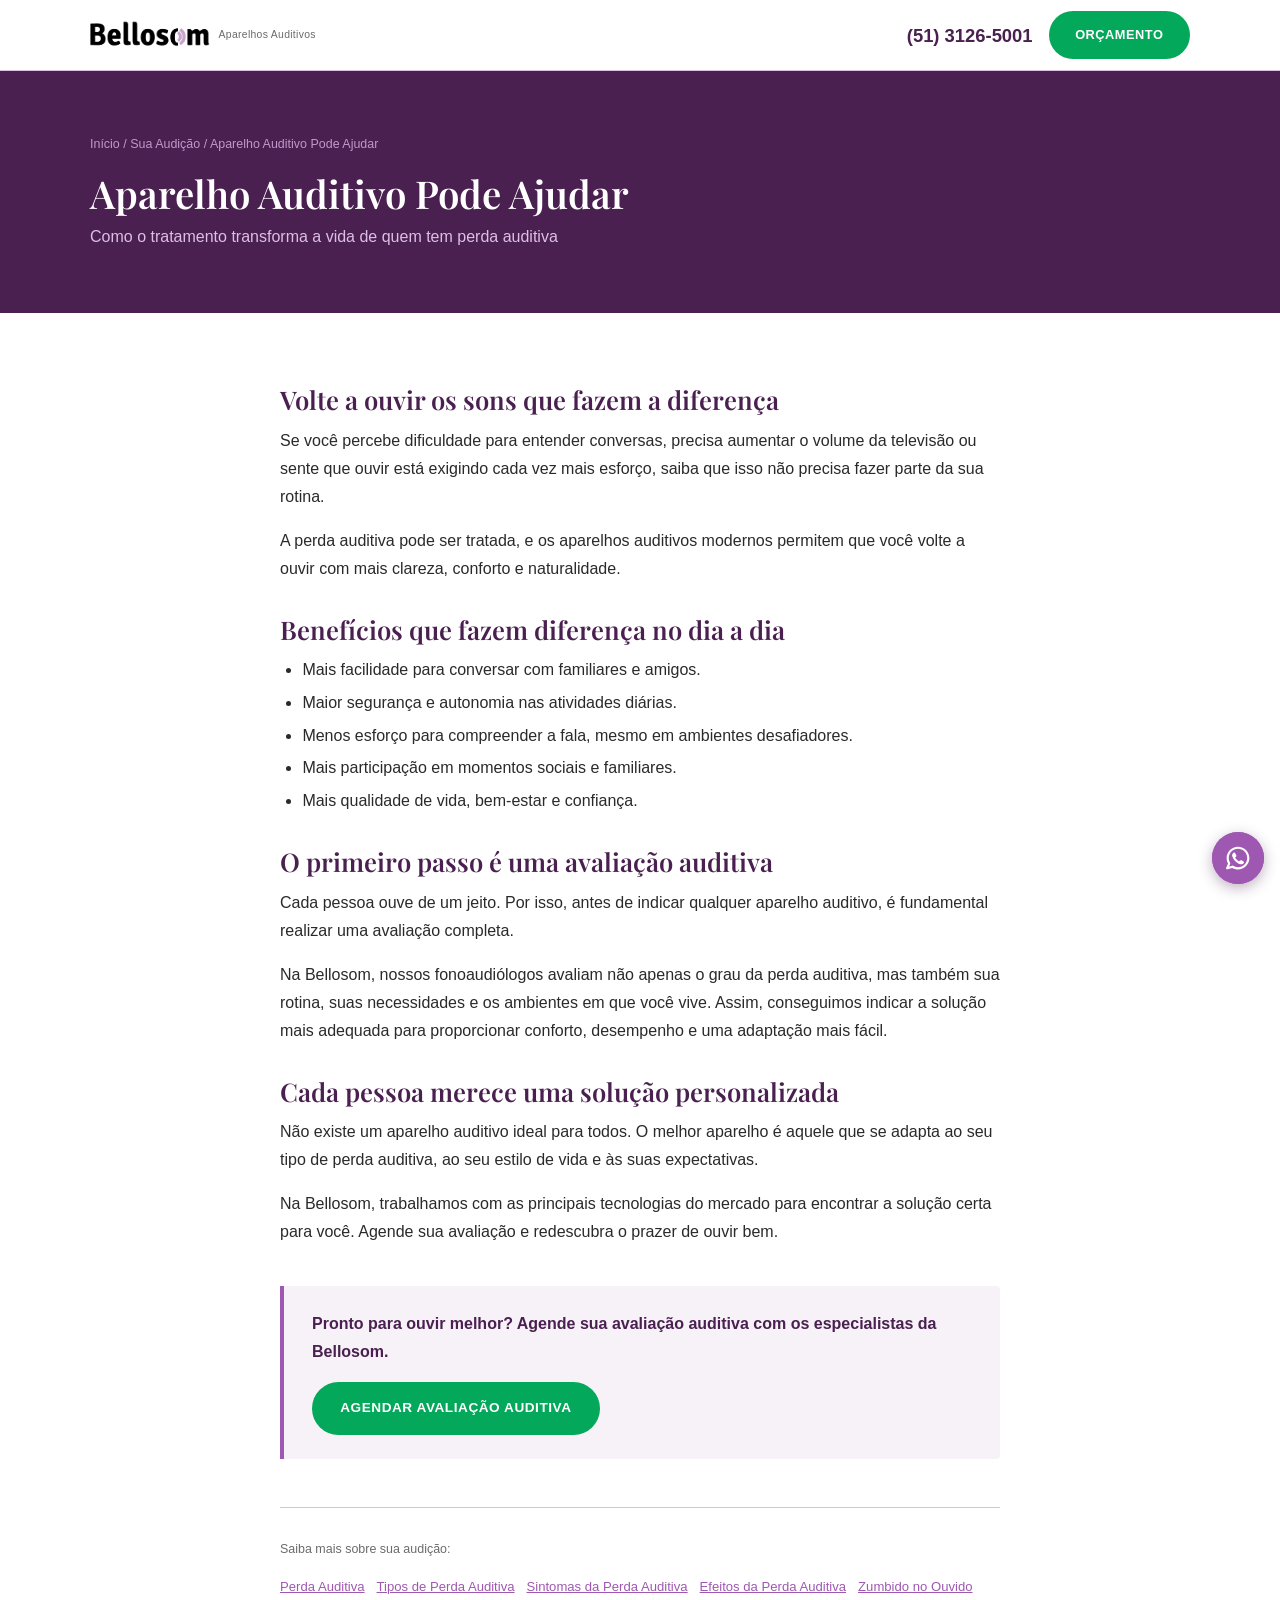
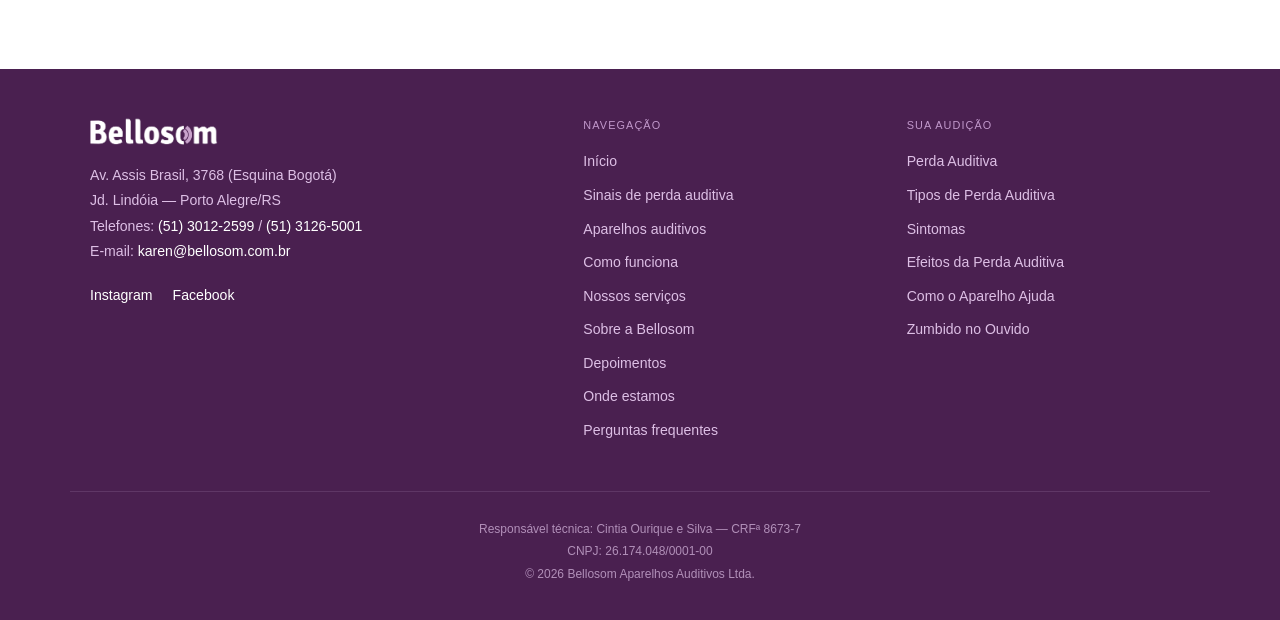
<file: site-claude/aparelho-auditivo-pode-ajudar.html>
<!DOCTYPE html>
<html lang="pt-BR">
<head>
<meta charset="UTF-8">
<meta name="viewport" content="width=device-width, initial-scale=1.0">
<title>Aparelho Auditivo Pode Ajudar | Bellosom Aparelhos Auditivos — Porto Alegre</title>
<meta name="description" content="Saiba como o aparelho auditivo pode melhorar sua qualidade de vida social e psicológica. Pesquisas confirmam os benefícios do tratamento. Agende sua avaliação na Bellosom.">
<link rel="canonical" href="https://www.bellosom.com.br/aparelho-auditivo-pode-ajudar">
<meta name="theme-color" content="#4A2050">
<link rel="icon" type="image/png" sizes="32x32" href="img/favicon-32x32.png">
<link rel="shortcut icon" href="favicon.ico">
<link rel="preconnect" href="https://fonts.googleapis.com">
<link rel="preconnect" href="https://fonts.gstatic.com" crossorigin>
<link href="https://fonts.googleapis.com/css2?family=Playfair+Display:wght@600;700&display=swap" rel="stylesheet">
<link rel="stylesheet" href="css/style.css">
</head>
<body>

<header class="site-header">
  <div class="container site-header__inner">
    <a href="index.html" class="site-header__brand" aria-label="Bellosom Aparelhos Auditivos">
      <img class="site-header__logo-img" src="img/logo-bellosom-preto-rosa.png" alt="Bellosom" width="200" height="50">
      <span class="site-header__logo-sub">Aparelhos Auditivos</span>
    </a>
    <div class="site-header__actions">
      <a class="site-header__phone" href="tel:+555131265001">(51) 3126-5001</a>
      <a class="btn btn--primary cta-orcamento" href="https://wa.me/555131265001?text=Ol%C3%A1%2C%20gostaria%20de%20fazer%20um%20or%C3%A7amento%20de%20aparelho%20auditivo." target="_blank" rel="noopener" data-cta-label="header-interna">Orçamento</a>
    </div>
  </div>
</header>

<main>

  <div class="content-hero">
    <div class="container">
      <p class="content-breadcrumb"><a href="index.html">Início</a> / Sua Audição / Aparelho Auditivo Pode Ajudar</p>
      <h1>Aparelho Auditivo Pode Ajudar</h1>
      <p class="content-hero__sub">Como o tratamento transforma a vida de quem tem perda auditiva</p>
    </div>
  </div>

  <div class="content-body">

    <h2>Volte a ouvir os sons que fazem a diferença</h2>
    <p>Se você percebe dificuldade para entender conversas, precisa aumentar o volume da televisão ou sente que ouvir está exigindo cada vez mais esforço, saiba que isso não precisa fazer parte da sua rotina.</p>
    <p>A perda auditiva pode ser tratada, e os aparelhos auditivos modernos permitem que você volte a ouvir com mais clareza, conforto e naturalidade.</p>

    <h2>Benefícios que fazem diferença no dia a dia</h2>
    <ul>
      <li>Mais facilidade para conversar com familiares e amigos.</li>
      <li>Maior segurança e autonomia nas atividades diárias.</li>
      <li>Menos esforço para compreender a fala, mesmo em ambientes desafiadores.</li>
      <li>Mais participação em momentos sociais e familiares.</li>
      <li>Mais qualidade de vida, bem-estar e confiança.</li>
    </ul>

    <h2>O primeiro passo é uma avaliação auditiva</h2>
    <p>Cada pessoa ouve de um jeito. Por isso, antes de indicar qualquer aparelho auditivo, é fundamental realizar uma avaliação completa.</p>
    <p>Na Bellosom, nossos fonoaudiólogos avaliam não apenas o grau da perda auditiva, mas também sua rotina, suas necessidades e os ambientes em que você vive. Assim, conseguimos indicar a solução mais adequada para proporcionar conforto, desempenho e uma adaptação mais fácil.</p>

    <h2>Cada pessoa merece uma solução personalizada</h2>
    <p>Não existe um aparelho auditivo ideal para todos. O melhor aparelho é aquele que se adapta ao seu tipo de perda auditiva, ao seu estilo de vida e às suas expectativas.</p>
    <p>Na Bellosom, trabalhamos com as principais tecnologias do mercado para encontrar a solução certa para você. Agende sua avaliação e redescubra o prazer de ouvir bem.</p>

    <div class="content-cta-box">
      <p>Pronto para ouvir melhor? Agende sua avaliação auditiva com os especialistas da Bellosom.</p>
      <a class="btn btn--primary cta-orcamento" href="https://wa.me/555131265001?text=Ol%C3%A1%2C%20gostaria%20de%20agendar%20uma%20avalia%C3%A7%C3%A3o%20auditiva%20na%20Bellosom." target="_blank" rel="noopener" data-cta-label="interna-ajudar">Agendar avaliação auditiva</a>
    </div>

    <nav class="content-nav" aria-label="Outros temas sobre audição">
      <span style="font-size:.78rem;color:var(--color-gray-medium);width:100%;margin-bottom:.25rem">Saiba mais sobre sua audição:</span>
      <a href="perda-auditiva.html">Perda Auditiva</a>
      <a href="tipos-de-perda-auditiva.html">Tipos de Perda Auditiva</a>
      <a href="sintomas-da-perda-auditiva.html">Sintomas da Perda Auditiva</a>
      <a href="efeitos-da-perda-auditiva.html">Efeitos da Perda Auditiva</a>
      <a href="zumbido.html">Zumbido no Ouvido</a>
    </nav>

  </div>

</main>

<footer class="site-footer">
  <div class="container site-footer__inner">
    <div class="site-footer__brand">
      <img class="site-footer__logo-img" src="img/logo-bellosom-branco-rosa.png" alt="Bellosom Aparelhos Auditivos" width="180" height="45">
      <address>
        Av. Assis Brasil, 3768 (Esquina Bogotá)<br>
        Jd. Lindóia — Porto Alegre/RS<br>
        Telefones: <a href="tel:+555130122599">(51) 3012-2599</a> / <a href="tel:+555131265001">(51) 3126-5001</a><br>
        E-mail: <a href="mailto:karen@bellosom.com.br">karen@bellosom.com.br</a>
      </address>
      <div class="site-footer__social">
        <a href="https://www.instagram.com/bellosomaparelhosauditivos/" target="_blank" rel="noopener">Instagram</a>
        <a href="https://www.facebook.com/bellosomaparelhosauditivos" target="_blank" rel="noopener">Facebook</a>
      </div>
    </div>
    <nav class="site-footer__sitemap" aria-label="Navegação">
      <p class="site-footer__nav-title">Navegação</p>
      <ul>
        <li><a href="index.html#hero-title">Início</a></li>
        <li><a href="index.html#dores-title">Sinais de perda auditiva</a></li>
        <li><a href="index.html#aparelhos-title">Aparelhos auditivos</a></li>
        <li><a href="index.html#como-funciona-title">Como funciona</a></li>
        <li><a href="index.html#servicos-title">Nossos serviços</a></li>
        <li><a href="index.html#autoridade-title">Sobre a Bellosom</a></li>
        <li><a href="index.html#depoimentos-title">Depoimentos</a></li>
        <li><a href="index.html#geo-title">Onde estamos</a></li>
        <li><a href="index.html#faq-title">Perguntas frequentes</a></li>
      </ul>
    </nav>

    <nav class="site-footer__sitemap" aria-label="Sua Audição">
      <p class="site-footer__nav-title">Sua Audição</p>
      <ul>
        <li><a href="perda-auditiva.html">Perda Auditiva</a></li>
        <li><a href="tipos-de-perda-auditiva.html">Tipos de Perda Auditiva</a></li>
        <li><a href="sintomas-da-perda-auditiva.html">Sintomas</a></li>
        <li><a href="efeitos-da-perda-auditiva.html">Efeitos da Perda Auditiva</a></li>
        <li><a href="aparelho-auditivo-pode-ajudar.html">Como o Aparelho Ajuda</a></li>
        <li><a href="zumbido.html">Zumbido no Ouvido</a></li>
      </ul>
    </nav>

  </div>

  <div class="container site-footer__legal">
    <p>Responsável técnica: Cintia Ourique e Silva — CRFª 8673-7</p>
    <p>CNPJ: 26.174.048/0001-00</p>
    <p>© 2026 Bellosom Aparelhos Auditivos Ltda.</p>
  </div>
</footer>

<a class="whatsapp-float cta-whatsapp" href="https://wa.me/555131265001?text=Ol%C3%A1%2C%20gostaria%20de%20mais%20informa%C3%A7%C3%B5es%20sobre%20aparelhos%20auditivos." target="_blank" rel="noopener" data-cta-label="float" aria-label="Falar com a Bellosom pelo WhatsApp">
  <span class="whatsapp-float__ping" aria-hidden="true"></span>
  <svg viewBox="0 0 24 24" width="26" height="26" fill="currentColor" aria-hidden="true"><path fill-rule="evenodd" clip-rule="evenodd" d="M3.50002 12C3.50002 7.30558 7.3056 3.5 12 3.5C16.6944 3.5 20.5 7.30558 20.5 12C20.5 16.6944 16.6944 20.5 12 20.5C10.3278 20.5 8.77127 20.0182 7.45798 19.1861C7.21357 19.0313 6.91408 18.9899 6.63684 19.0726L3.75769 19.9319L4.84173 17.3953C4.96986 17.0955 4.94379 16.7521 4.77187 16.4751C3.9657 15.176 3.50002 13.6439 3.50002 12ZM12 1.5C6.20103 1.5 1.50002 6.20101 1.50002 12C1.50002 13.8381 1.97316 15.5683 2.80465 17.0727L1.08047 21.107C0.928048 21.4637 0.99561 21.8763 1.25382 22.1657C1.51203 22.4552 1.91432 22.5692 2.28599 22.4582L6.78541 21.1155C8.32245 21.9965 10.1037 22.5 12 22.5C17.799 22.5 22.5 17.799 22.5 12C22.5 6.20101 17.799 1.5 12 1.5ZM14.2925 14.1824L12.9783 15.1081C12.3628 14.7575 11.6823 14.2681 10.9997 13.5855C10.2901 12.8759 9.76402 12.1433 9.37612 11.4713L10.2113 10.7624C10.5697 10.4582 10.6678 9.94533 10.447 9.53028L9.38284 7.53028C9.23954 7.26097 8.98116 7.0718 8.68115 7.01654C8.38113 6.96129 8.07231 7.046 7.84247 7.24659L7.52696 7.52195C6.76823 8.18414 6.3195 9.2723 6.69141 10.3741C7.07698 11.5163 7.89983 13.314 9.58552 14.9997C11.3991 16.8133 13.2413 17.5275 14.3186 17.8049C15.1866 18.0283 16.008 17.7288 16.5868 17.2572L17.1783 16.7752C17.4313 16.5691 17.5678 16.2524 17.544 15.9269C17.5201 15.6014 17.3389 15.308 17.0585 15.1409L15.3802 14.1409C15.0412 13.939 14.6152 13.9552 14.2925 14.1824Z"/></svg>
</a>

<script src="js/script.js"></script>
</body>
</html>
</file>
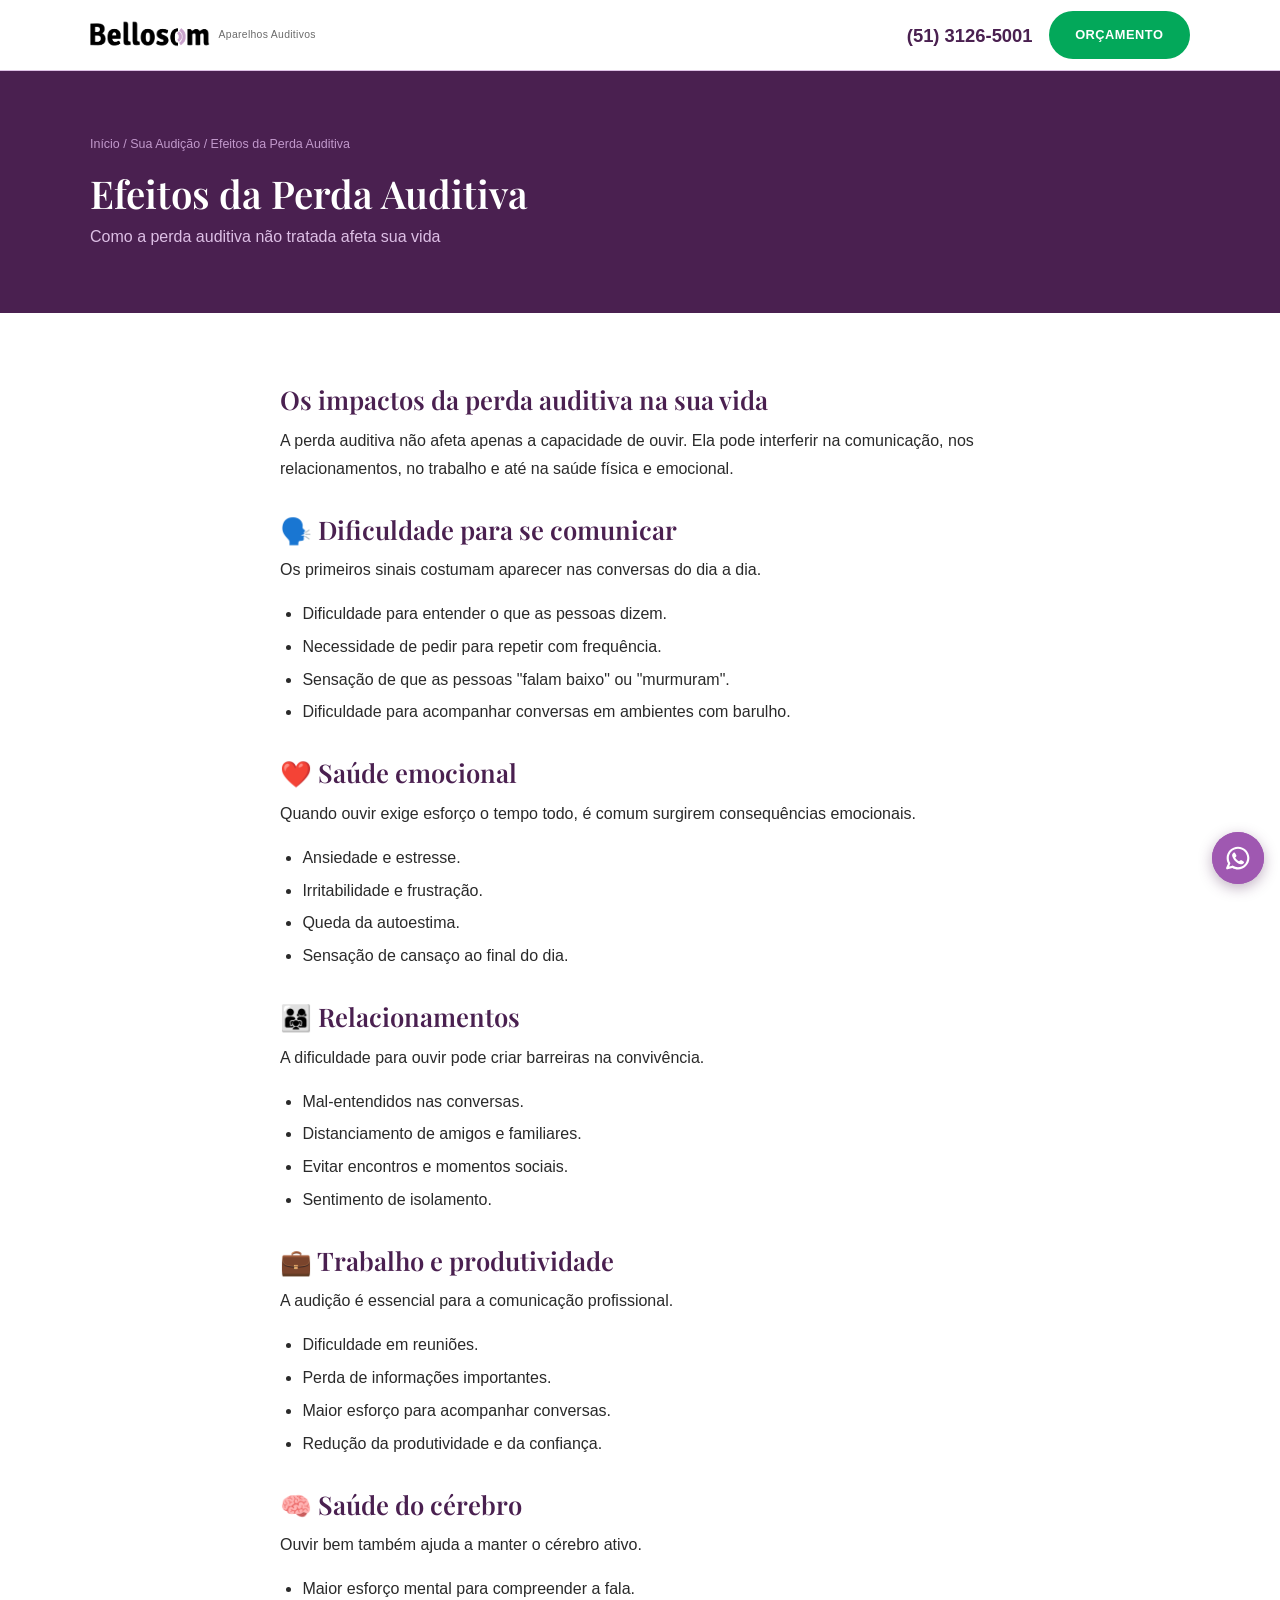
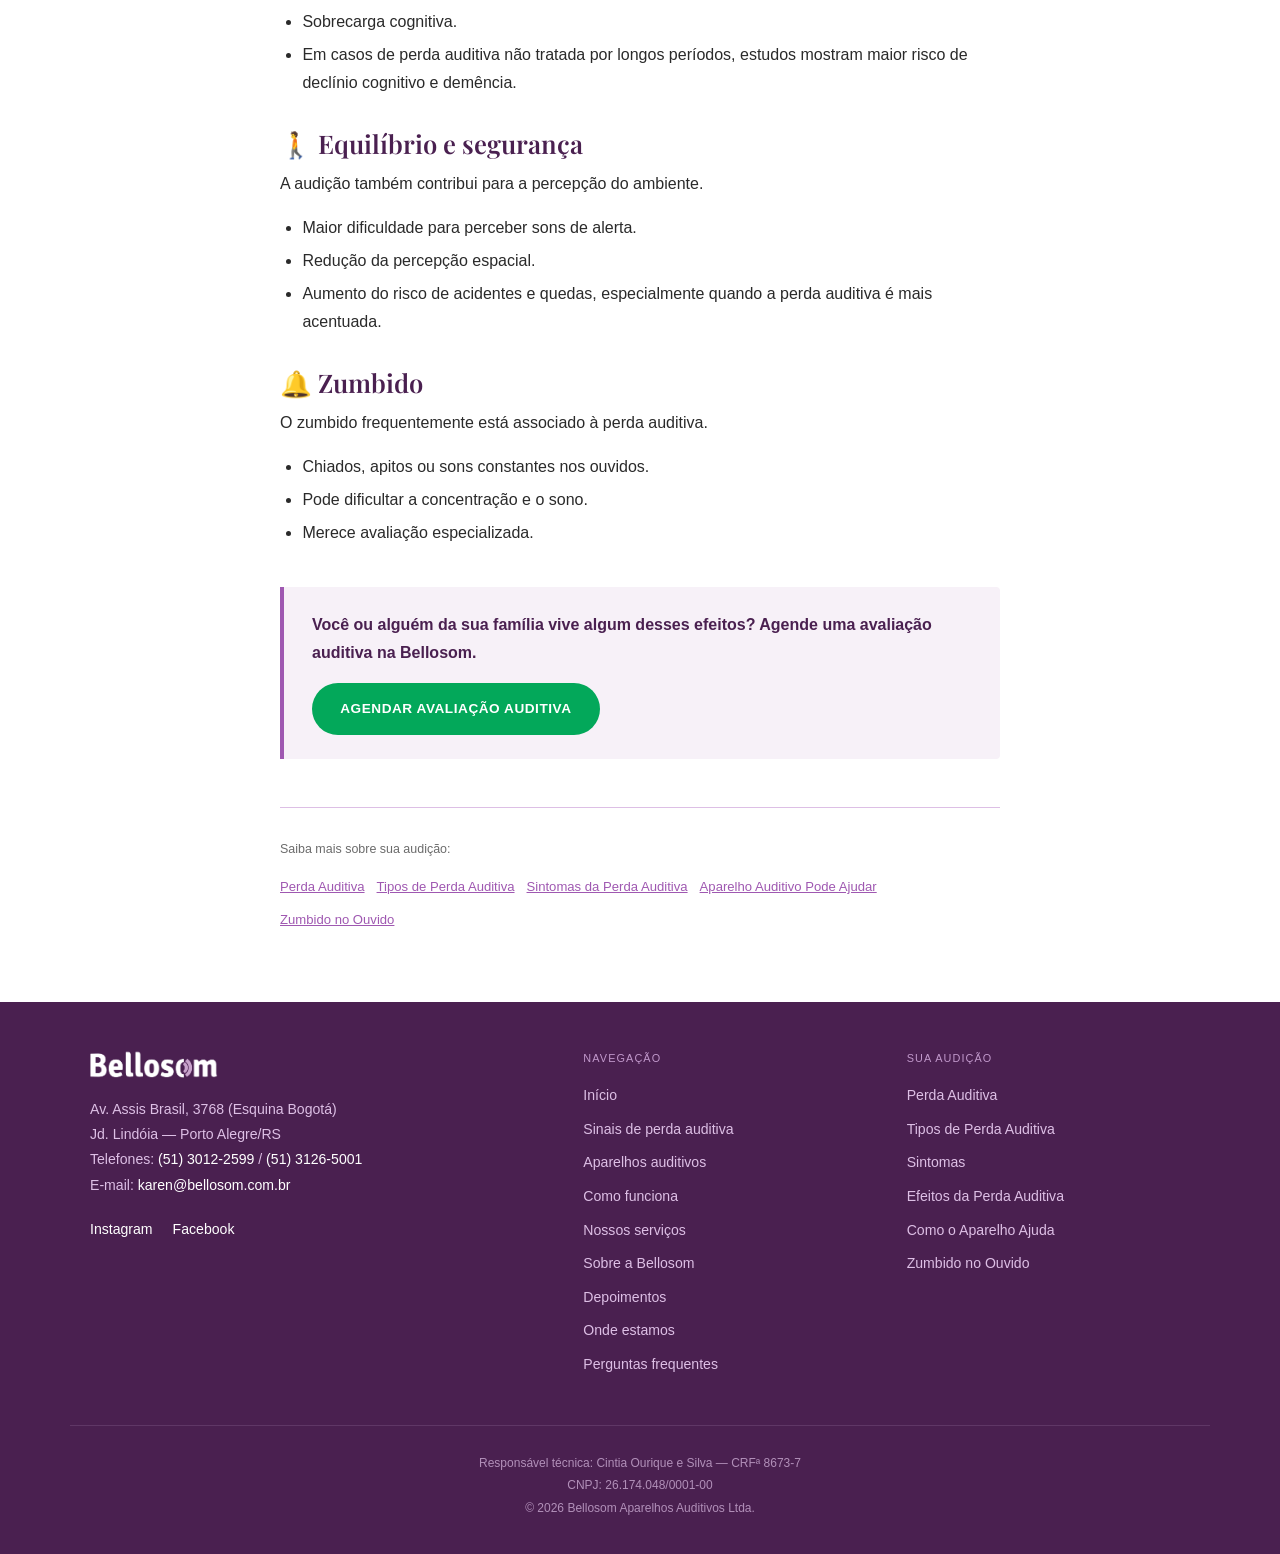
<file: site-claude/efeitos-da-perda-auditiva.html>
<!DOCTYPE html>
<html lang="pt-BR">
<head>
<meta charset="UTF-8">
<meta name="viewport" content="width=device-width, initial-scale=1.0">
<title>Efeitos da Perda Auditiva | Bellosom Aparelhos Auditivos — Porto Alegre</title>
<meta name="description" content="Descubra os efeitos psicológicos, sociais e nos relacionamentos que a perda auditiva não tratada pode causar, e como o tratamento muda essa realidade.">
<link rel="canonical" href="https://www.bellosom.com.br/efeitos-da-perda-auditiva">
<meta name="theme-color" content="#4A2050">
<link rel="icon" type="image/png" sizes="32x32" href="img/favicon-32x32.png">
<link rel="shortcut icon" href="favicon.ico">
<link rel="preconnect" href="https://fonts.googleapis.com">
<link rel="preconnect" href="https://fonts.gstatic.com" crossorigin>
<link href="https://fonts.googleapis.com/css2?family=Playfair+Display:wght@600;700&display=swap" rel="stylesheet">
<link rel="stylesheet" href="css/style.css">
</head>
<body>

<header class="site-header">
  <div class="container site-header__inner">
    <a href="index.html" class="site-header__brand" aria-label="Bellosom Aparelhos Auditivos">
      <img class="site-header__logo-img" src="img/logo-bellosom-preto-rosa.png" alt="Bellosom" width="200" height="50">
      <span class="site-header__logo-sub">Aparelhos Auditivos</span>
    </a>
    <div class="site-header__actions">
      <a class="site-header__phone" href="tel:+555131265001">(51) 3126-5001</a>
      <a class="btn btn--primary cta-orcamento" href="https://wa.me/555131265001?text=Ol%C3%A1%2C%20gostaria%20de%20fazer%20um%20or%C3%A7amento%20de%20aparelho%20auditivo." target="_blank" rel="noopener" data-cta-label="header-interna">Orçamento</a>
    </div>
  </div>
</header>

<main>

  <div class="content-hero">
    <div class="container">
      <p class="content-breadcrumb"><a href="index.html">Início</a> / Sua Audição / Efeitos da Perda Auditiva</p>
      <h1>Efeitos da Perda Auditiva</h1>
      <p class="content-hero__sub">Como a perda auditiva não tratada afeta sua vida</p>
    </div>
  </div>

  <div class="content-body">

    <h2>Os impactos da perda auditiva na sua vida</h2>
    <p>A perda auditiva não afeta apenas a capacidade de ouvir. Ela pode interferir na comunicação, nos relacionamentos, no trabalho e até na saúde física e emocional.</p>

    <h2>🗣️ Dificuldade para se comunicar</h2>
    <p>Os primeiros sinais costumam aparecer nas conversas do dia a dia.</p>
    <ul>
      <li>Dificuldade para entender o que as pessoas dizem.</li>
      <li>Necessidade de pedir para repetir com frequência.</li>
      <li>Sensação de que as pessoas "falam baixo" ou "murmuram".</li>
      <li>Dificuldade para acompanhar conversas em ambientes com barulho.</li>
    </ul>

    <h2>❤️ Saúde emocional</h2>
    <p>Quando ouvir exige esforço o tempo todo, é comum surgirem consequências emocionais.</p>
    <ul>
      <li>Ansiedade e estresse.</li>
      <li>Irritabilidade e frustração.</li>
      <li>Queda da autoestima.</li>
      <li>Sensação de cansaço ao final do dia.</li>
    </ul>

    <h2>👨‍👩‍👧 Relacionamentos</h2>
    <p>A dificuldade para ouvir pode criar barreiras na convivência.</p>
    <ul>
      <li>Mal-entendidos nas conversas.</li>
      <li>Distanciamento de amigos e familiares.</li>
      <li>Evitar encontros e momentos sociais.</li>
      <li>Sentimento de isolamento.</li>
    </ul>

    <h2>💼 Trabalho e produtividade</h2>
    <p>A audição é essencial para a comunicação profissional.</p>
    <ul>
      <li>Dificuldade em reuniões.</li>
      <li>Perda de informações importantes.</li>
      <li>Maior esforço para acompanhar conversas.</li>
      <li>Redução da produtividade e da confiança.</li>
    </ul>

    <h2>🧠 Saúde do cérebro</h2>
    <p>Ouvir bem também ajuda a manter o cérebro ativo.</p>
    <ul>
      <li>Maior esforço mental para compreender a fala.</li>
      <li>Sobrecarga cognitiva.</li>
      <li>Em casos de perda auditiva não tratada por longos períodos, estudos mostram maior risco de declínio cognitivo e demência.</li>
    </ul>

    <h2>🚶 Equilíbrio e segurança</h2>
    <p>A audição também contribui para a percepção do ambiente.</p>
    <ul>
      <li>Maior dificuldade para perceber sons de alerta.</li>
      <li>Redução da percepção espacial.</li>
      <li>Aumento do risco de acidentes e quedas, especialmente quando a perda auditiva é mais acentuada.</li>
    </ul>

    <h2>🔔 Zumbido</h2>
    <p>O zumbido frequentemente está associado à perda auditiva.</p>
    <ul>
      <li>Chiados, apitos ou sons constantes nos ouvidos.</li>
      <li>Pode dificultar a concentração e o sono.</li>
      <li>Merece avaliação especializada.</li>
    </ul>

    <div class="content-cta-box">
      <p>Você ou alguém da sua família vive algum desses efeitos? Agende uma avaliação auditiva na Bellosom.</p>
      <a class="btn btn--primary cta-orcamento" href="https://wa.me/555131265001?text=Ol%C3%A1%2C%20gostaria%20de%20agendar%20uma%20avalia%C3%A7%C3%A3o%20auditiva%20na%20Bellosom." target="_blank" rel="noopener" data-cta-label="interna-efeitos">Agendar avaliação auditiva</a>
    </div>

    <nav class="content-nav" aria-label="Outros temas sobre audição">
      <span style="font-size:.78rem;color:var(--color-gray-medium);width:100%;margin-bottom:.25rem">Saiba mais sobre sua audição:</span>
      <a href="perda-auditiva.html">Perda Auditiva</a>
      <a href="tipos-de-perda-auditiva.html">Tipos de Perda Auditiva</a>
      <a href="sintomas-da-perda-auditiva.html">Sintomas da Perda Auditiva</a>
      <a href="aparelho-auditivo-pode-ajudar.html">Aparelho Auditivo Pode Ajudar</a>
      <a href="zumbido.html">Zumbido no Ouvido</a>
    </nav>

  </div>

</main>

<footer class="site-footer">
  <div class="container site-footer__inner">
    <div class="site-footer__brand">
      <img class="site-footer__logo-img" src="img/logo-bellosom-branco-rosa.png" alt="Bellosom Aparelhos Auditivos" width="180" height="45">
      <address>
        Av. Assis Brasil, 3768 (Esquina Bogotá)<br>
        Jd. Lindóia — Porto Alegre/RS<br>
        Telefones: <a href="tel:+555130122599">(51) 3012-2599</a> / <a href="tel:+555131265001">(51) 3126-5001</a><br>
        E-mail: <a href="mailto:karen@bellosom.com.br">karen@bellosom.com.br</a>
      </address>
      <div class="site-footer__social">
        <a href="https://www.instagram.com/bellosomaparelhosauditivos/" target="_blank" rel="noopener">Instagram</a>
        <a href="https://www.facebook.com/bellosomaparelhosauditivos" target="_blank" rel="noopener">Facebook</a>
      </div>
    </div>
    <nav class="site-footer__sitemap" aria-label="Navegação">
      <p class="site-footer__nav-title">Navegação</p>
      <ul>
        <li><a href="index.html#hero-title">Início</a></li>
        <li><a href="index.html#dores-title">Sinais de perda auditiva</a></li>
        <li><a href="index.html#aparelhos-title">Aparelhos auditivos</a></li>
        <li><a href="index.html#como-funciona-title">Como funciona</a></li>
        <li><a href="index.html#servicos-title">Nossos serviços</a></li>
        <li><a href="index.html#autoridade-title">Sobre a Bellosom</a></li>
        <li><a href="index.html#depoimentos-title">Depoimentos</a></li>
        <li><a href="index.html#geo-title">Onde estamos</a></li>
        <li><a href="index.html#faq-title">Perguntas frequentes</a></li>
      </ul>
    </nav>

    <nav class="site-footer__sitemap" aria-label="Sua Audição">
      <p class="site-footer__nav-title">Sua Audição</p>
      <ul>
        <li><a href="perda-auditiva.html">Perda Auditiva</a></li>
        <li><a href="tipos-de-perda-auditiva.html">Tipos de Perda Auditiva</a></li>
        <li><a href="sintomas-da-perda-auditiva.html">Sintomas</a></li>
        <li><a href="efeitos-da-perda-auditiva.html">Efeitos da Perda Auditiva</a></li>
        <li><a href="aparelho-auditivo-pode-ajudar.html">Como o Aparelho Ajuda</a></li>
        <li><a href="zumbido.html">Zumbido no Ouvido</a></li>
      </ul>
    </nav>

  </div>

  <div class="container site-footer__legal">
    <p>Responsável técnica: Cintia Ourique e Silva — CRFª 8673-7</p>
    <p>CNPJ: 26.174.048/0001-00</p>
    <p>© 2026 Bellosom Aparelhos Auditivos Ltda.</p>
  </div>
</footer>

<a class="whatsapp-float cta-whatsapp" href="https://wa.me/555131265001?text=Ol%C3%A1%2C%20gostaria%20de%20mais%20informa%C3%A7%C3%B5es%20sobre%20aparelhos%20auditivos." target="_blank" rel="noopener" data-cta-label="float" aria-label="Falar com a Bellosom pelo WhatsApp">
  <span class="whatsapp-float__ping" aria-hidden="true"></span>
  <svg viewBox="0 0 24 24" width="26" height="26" fill="currentColor" aria-hidden="true"><path fill-rule="evenodd" clip-rule="evenodd" d="M3.50002 12C3.50002 7.30558 7.3056 3.5 12 3.5C16.6944 3.5 20.5 7.30558 20.5 12C20.5 16.6944 16.6944 20.5 12 20.5C10.3278 20.5 8.77127 20.0182 7.45798 19.1861C7.21357 19.0313 6.91408 18.9899 6.63684 19.0726L3.75769 19.9319L4.84173 17.3953C4.96986 17.0955 4.94379 16.7521 4.77187 16.4751C3.9657 15.176 3.50002 13.6439 3.50002 12ZM12 1.5C6.20103 1.5 1.50002 6.20101 1.50002 12C1.50002 13.8381 1.97316 15.5683 2.80465 17.0727L1.08047 21.107C0.928048 21.4637 0.99561 21.8763 1.25382 22.1657C1.51203 22.4552 1.91432 22.5692 2.28599 22.4582L6.78541 21.1155C8.32245 21.9965 10.1037 22.5 12 22.5C17.799 22.5 22.5 17.799 22.5 12C22.5 6.20101 17.799 1.5 12 1.5ZM14.2925 14.1824L12.9783 15.1081C12.3628 14.7575 11.6823 14.2681 10.9997 13.5855C10.2901 12.8759 9.76402 12.1433 9.37612 11.4713L10.2113 10.7624C10.5697 10.4582 10.6678 9.94533 10.447 9.53028L9.38284 7.53028C9.23954 7.26097 8.98116 7.0718 8.68115 7.01654C8.38113 6.96129 8.07231 7.046 7.84247 7.24659L7.52696 7.52195C6.76823 8.18414 6.3195 9.2723 6.69141 10.3741C7.07698 11.5163 7.89983 13.314 9.58552 14.9997C11.3991 16.8133 13.2413 17.5275 14.3186 17.8049C15.1866 18.0283 16.008 17.7288 16.5868 17.2572L17.1783 16.7752C17.4313 16.5691 17.5678 16.2524 17.544 15.9269C17.5201 15.6014 17.3389 15.308 17.0585 15.1409L15.3802 14.1409C15.0412 13.939 14.6152 13.9552 14.2925 14.1824Z"/></svg>
</a>

<script src="js/script.js"></script>
</body>
</html>
</file>
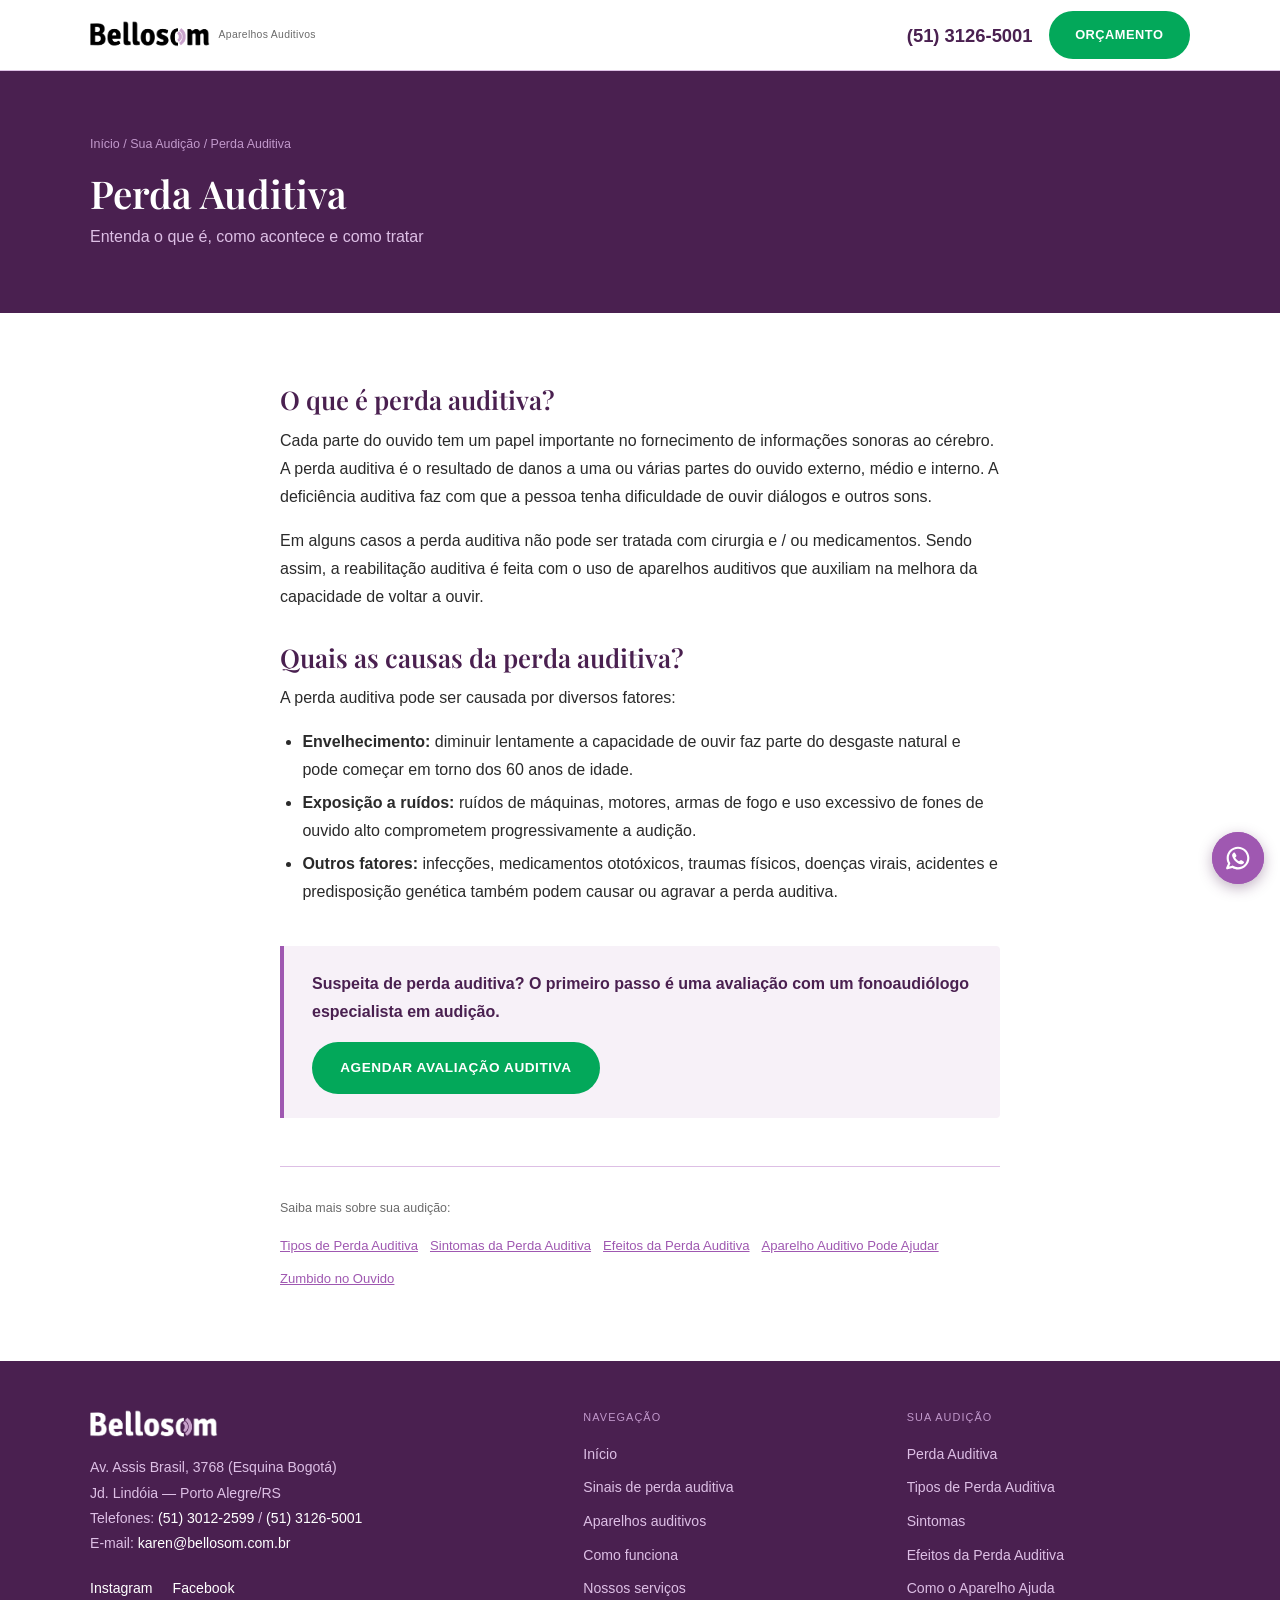
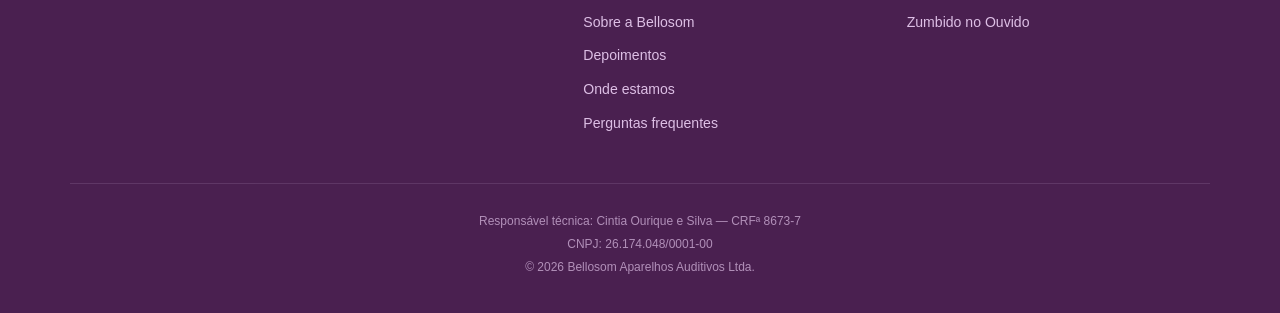
<file: site-claude/perda-auditiva.html>
<!DOCTYPE html>
<html lang="pt-BR">
<head>
<meta charset="UTF-8">
<meta name="viewport" content="width=device-width, initial-scale=1.0">
<title>O que é Perda Auditiva | Bellosom Aparelhos Auditivos — Porto Alegre</title>
<meta name="description" content="Entenda o que é a perda auditiva, suas causas mais comuns como envelhecimento e ruído, e como o tratamento com aparelhos auditivos pode melhorar sua qualidade de vida.">
<link rel="canonical" href="https://www.bellosom.com.br/perda-auditiva">
<meta name="theme-color" content="#4A2050">
<link rel="icon" type="image/png" sizes="32x32" href="img/favicon-32x32.png">
<link rel="shortcut icon" href="favicon.ico">
<link rel="preconnect" href="https://fonts.googleapis.com">
<link rel="preconnect" href="https://fonts.gstatic.com" crossorigin>
<link href="https://fonts.googleapis.com/css2?family=Playfair+Display:wght@600;700&display=swap" rel="stylesheet">
<link rel="stylesheet" href="css/style.css">
</head>
<body>

<header class="site-header">
  <div class="container site-header__inner">
    <a href="index.html" class="site-header__brand" aria-label="Bellosom Aparelhos Auditivos">
      <img class="site-header__logo-img" src="img/logo-bellosom-preto-rosa.png" alt="Bellosom" width="200" height="50">
      <span class="site-header__logo-sub">Aparelhos Auditivos</span>
    </a>
    <div class="site-header__actions">
      <a class="site-header__phone" href="tel:+555131265001">(51) 3126-5001</a>
      <a class="btn btn--primary cta-orcamento" href="https://wa.me/555131265001?text=Ol%C3%A1%2C%20gostaria%20de%20fazer%20um%20or%C3%A7amento%20de%20aparelho%20auditivo." target="_blank" rel="noopener" data-cta-label="header-interna">Orçamento</a>
    </div>
  </div>
</header>

<main>

  <div class="content-hero">
    <div class="container">
      <p class="content-breadcrumb"><a href="index.html">Início</a> / Sua Audição / Perda Auditiva</p>
      <h1>Perda Auditiva</h1>
      <p class="content-hero__sub">Entenda o que é, como acontece e como tratar</p>
    </div>
  </div>

  <div class="content-body">

    <h2>O que é perda auditiva?</h2>
    <p>Cada parte do ouvido tem um papel importante no fornecimento de informações sonoras ao cérebro. A perda auditiva é o resultado de danos a uma ou várias partes do ouvido externo, médio e interno. A deficiência auditiva faz com que a pessoa tenha dificuldade de ouvir diálogos e outros sons.</p>
    <p>Em alguns casos a perda auditiva não pode ser tratada com cirurgia e / ou medicamentos. Sendo assim, a reabilitação auditiva é feita com o uso de aparelhos auditivos que auxiliam na melhora da capacidade de voltar a ouvir.</p>

    <h2>Quais as causas da perda auditiva?</h2>
    <p>A perda auditiva pode ser causada por diversos fatores:</p>
    <ul>
      <li><strong>Envelhecimento:</strong> diminuir lentamente a capacidade de ouvir faz parte do desgaste natural e pode começar em torno dos 60 anos de idade.</li>
      <li><strong>Exposição a ruídos:</strong> ruídos de máquinas, motores, armas de fogo e uso excessivo de fones de ouvido alto comprometem progressivamente a audição.</li>
      <li><strong>Outros fatores:</strong> infecções, medicamentos ototóxicos, traumas físicos, doenças virais, acidentes e predisposição genética também podem causar ou agravar a perda auditiva.</li>
    </ul>

    <div class="content-cta-box">
      <p>Suspeita de perda auditiva? O primeiro passo é uma avaliação com um fonoaudiólogo especialista em audição.</p>
      <a class="btn btn--primary cta-orcamento" href="https://wa.me/555131265001?text=Ol%C3%A1%2C%20gostaria%20de%20agendar%20uma%20avalia%C3%A7%C3%A3o%20auditiva%20na%20Bellosom." target="_blank" rel="noopener" data-cta-label="interna-perda-auditiva">Agendar avaliação auditiva</a>
    </div>

    <nav class="content-nav" aria-label="Outros temas sobre audição">
      <span style="font-size:.78rem;color:var(--color-gray-medium);width:100%;margin-bottom:.25rem">Saiba mais sobre sua audição:</span>
      <a href="tipos-de-perda-auditiva.html">Tipos de Perda Auditiva</a>
      <a href="sintomas-da-perda-auditiva.html">Sintomas da Perda Auditiva</a>
      <a href="efeitos-da-perda-auditiva.html">Efeitos da Perda Auditiva</a>
      <a href="aparelho-auditivo-pode-ajudar.html">Aparelho Auditivo Pode Ajudar</a>
      <a href="zumbido.html">Zumbido no Ouvido</a>
    </nav>

  </div>

</main>

<footer class="site-footer">
  <div class="container site-footer__inner">
    <div class="site-footer__brand">
      <img class="site-footer__logo-img" src="img/logo-bellosom-branco-rosa.png" alt="Bellosom Aparelhos Auditivos" width="180" height="45">
      <address>
        Av. Assis Brasil, 3768 (Esquina Bogotá)<br>
        Jd. Lindóia — Porto Alegre/RS<br>
        Telefones: <a href="tel:+555130122599">(51) 3012-2599</a> / <a href="tel:+555131265001">(51) 3126-5001</a><br>
        E-mail: <a href="mailto:karen@bellosom.com.br">karen@bellosom.com.br</a>
      </address>
      <div class="site-footer__social">
        <a href="https://www.instagram.com/bellosomaparelhosauditivos/" target="_blank" rel="noopener">Instagram</a>
        <a href="https://www.facebook.com/bellosomaparelhosauditivos" target="_blank" rel="noopener">Facebook</a>
      </div>
    </div>
    <nav class="site-footer__sitemap" aria-label="Navegação">
      <p class="site-footer__nav-title">Navegação</p>
      <ul>
        <li><a href="index.html#hero-title">Início</a></li>
        <li><a href="index.html#dores-title">Sinais de perda auditiva</a></li>
        <li><a href="index.html#aparelhos-title">Aparelhos auditivos</a></li>
        <li><a href="index.html#como-funciona-title">Como funciona</a></li>
        <li><a href="index.html#servicos-title">Nossos serviços</a></li>
        <li><a href="index.html#autoridade-title">Sobre a Bellosom</a></li>
        <li><a href="index.html#depoimentos-title">Depoimentos</a></li>
        <li><a href="index.html#geo-title">Onde estamos</a></li>
        <li><a href="index.html#faq-title">Perguntas frequentes</a></li>
      </ul>
    </nav>

    <nav class="site-footer__sitemap" aria-label="Sua Audição">
      <p class="site-footer__nav-title">Sua Audição</p>
      <ul>
        <li><a href="perda-auditiva.html">Perda Auditiva</a></li>
        <li><a href="tipos-de-perda-auditiva.html">Tipos de Perda Auditiva</a></li>
        <li><a href="sintomas-da-perda-auditiva.html">Sintomas</a></li>
        <li><a href="efeitos-da-perda-auditiva.html">Efeitos da Perda Auditiva</a></li>
        <li><a href="aparelho-auditivo-pode-ajudar.html">Como o Aparelho Ajuda</a></li>
        <li><a href="zumbido.html">Zumbido no Ouvido</a></li>
      </ul>
    </nav>

  </div>

  <div class="container site-footer__legal">
    <p>Responsável técnica: Cintia Ourique e Silva — CRFª 8673-7</p>
    <p>CNPJ: 26.174.048/0001-00</p>
    <p>© 2026 Bellosom Aparelhos Auditivos Ltda.</p>
  </div>
</footer>

<a class="whatsapp-float cta-whatsapp" href="https://wa.me/555131265001?text=Ol%C3%A1%2C%20gostaria%20de%20mais%20informa%C3%A7%C3%B5es%20sobre%20aparelhos%20auditivos." target="_blank" rel="noopener" data-cta-label="float" aria-label="Falar com a Bellosom pelo WhatsApp">
  <span class="whatsapp-float__ping" aria-hidden="true"></span>
  <svg viewBox="0 0 24 24" width="26" height="26" fill="currentColor" aria-hidden="true"><path fill-rule="evenodd" clip-rule="evenodd" d="M3.50002 12C3.50002 7.30558 7.3056 3.5 12 3.5C16.6944 3.5 20.5 7.30558 20.5 12C20.5 16.6944 16.6944 20.5 12 20.5C10.3278 20.5 8.77127 20.0182 7.45798 19.1861C7.21357 19.0313 6.91408 18.9899 6.63684 19.0726L3.75769 19.9319L4.84173 17.3953C4.96986 17.0955 4.94379 16.7521 4.77187 16.4751C3.9657 15.176 3.50002 13.6439 3.50002 12ZM12 1.5C6.20103 1.5 1.50002 6.20101 1.50002 12C1.50002 13.8381 1.97316 15.5683 2.80465 17.0727L1.08047 21.107C0.928048 21.4637 0.99561 21.8763 1.25382 22.1657C1.51203 22.4552 1.91432 22.5692 2.28599 22.4582L6.78541 21.1155C8.32245 21.9965 10.1037 22.5 12 22.5C17.799 22.5 22.5 17.799 22.5 12C22.5 6.20101 17.799 1.5 12 1.5ZM14.2925 14.1824L12.9783 15.1081C12.3628 14.7575 11.6823 14.2681 10.9997 13.5855C10.2901 12.8759 9.76402 12.1433 9.37612 11.4713L10.2113 10.7624C10.5697 10.4582 10.6678 9.94533 10.447 9.53028L9.38284 7.53028C9.23954 7.26097 8.98116 7.0718 8.68115 7.01654C8.38113 6.96129 8.07231 7.046 7.84247 7.24659L7.52696 7.52195C6.76823 8.18414 6.3195 9.2723 6.69141 10.3741C7.07698 11.5163 7.89983 13.314 9.58552 14.9997C11.3991 16.8133 13.2413 17.5275 14.3186 17.8049C15.1866 18.0283 16.008 17.7288 16.5868 17.2572L17.1783 16.7752C17.4313 16.5691 17.5678 16.2524 17.544 15.9269C17.5201 15.6014 17.3389 15.308 17.0585 15.1409L15.3802 14.1409C15.0412 13.939 14.6152 13.9552 14.2925 14.1824Z"/></svg>
</a>

<script src="js/script.js"></script>
</body>
</html>
</file>
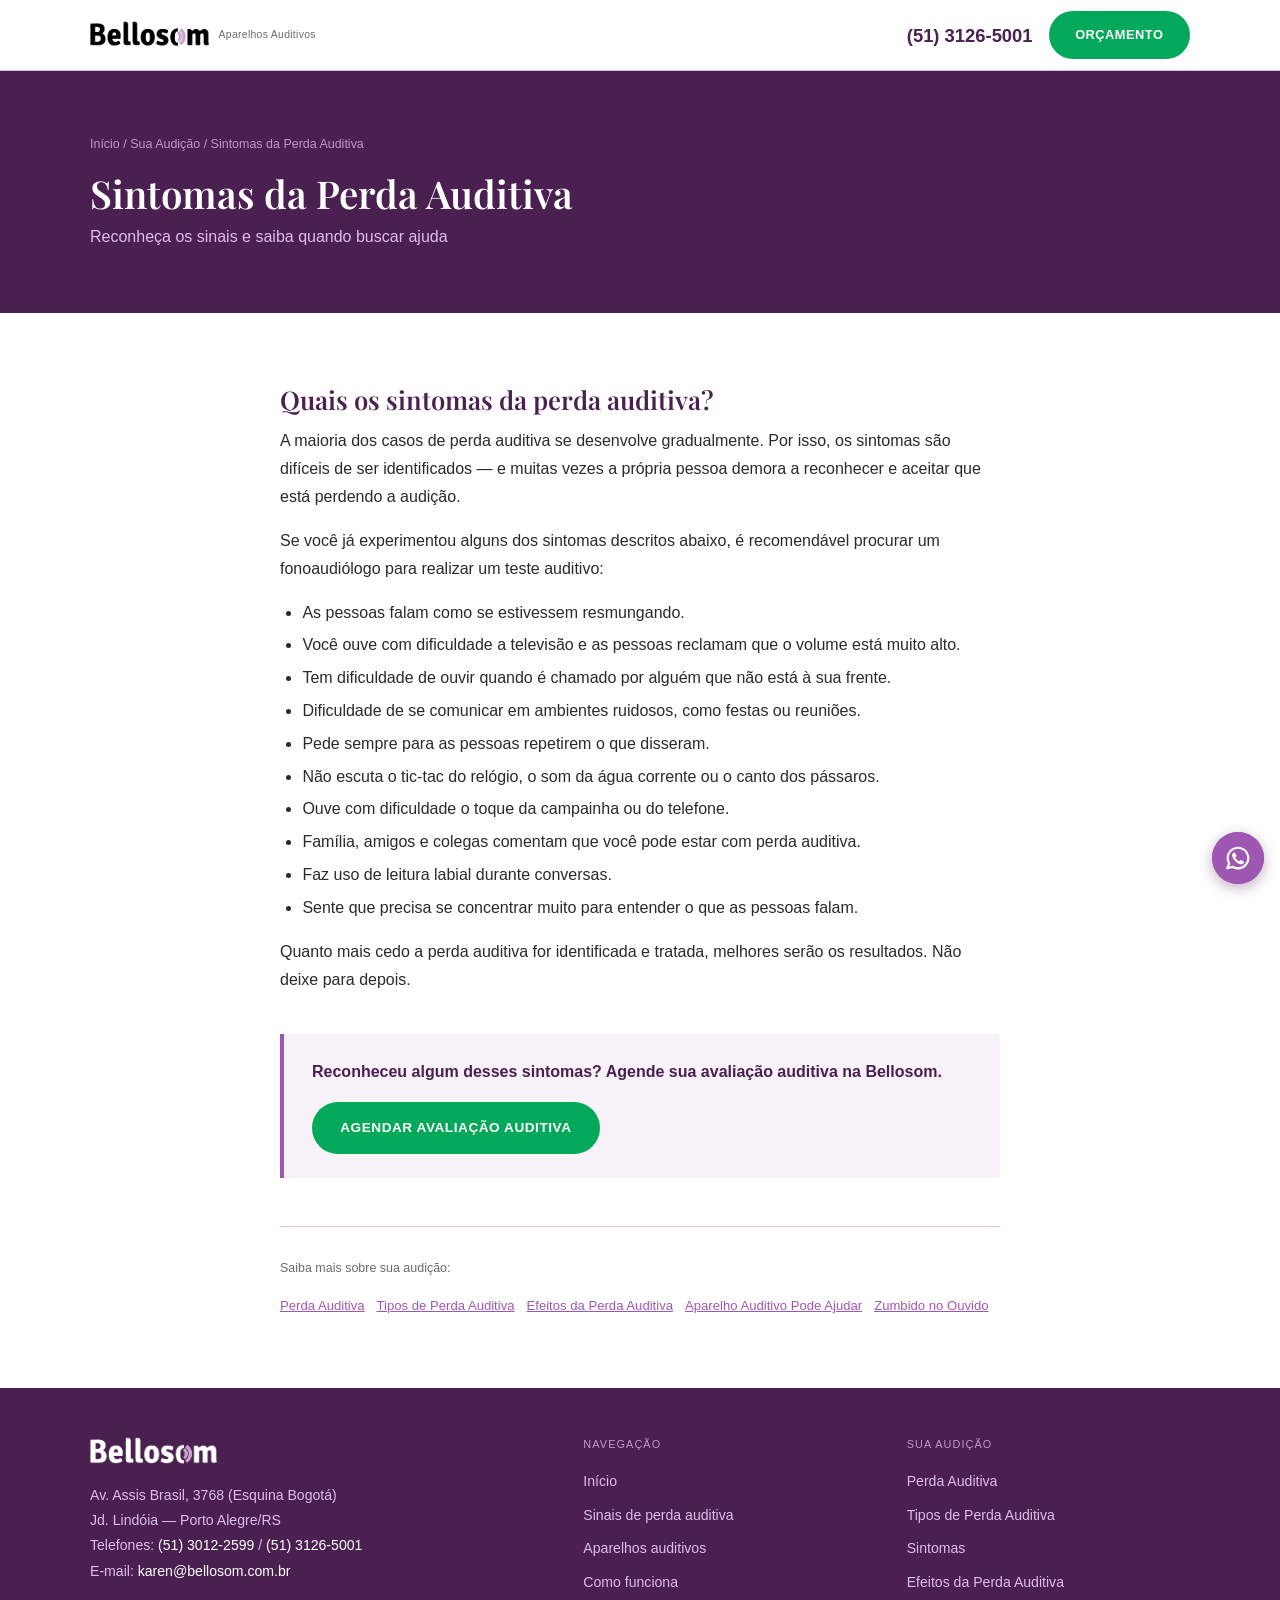
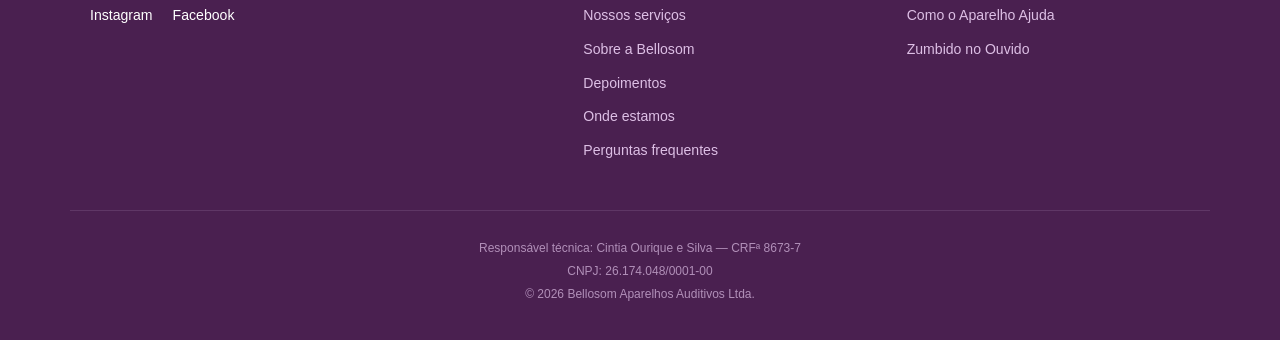
<file: site-claude/sintomas-da-perda-auditiva.html>
<!DOCTYPE html>
<html lang="pt-BR">
<head>
<meta charset="UTF-8">
<meta name="viewport" content="width=device-width, initial-scale=1.0">
<title>Sintomas da Perda Auditiva | Bellosom Aparelhos Auditivos — Porto Alegre</title>
<meta name="description" content="Conheça os 10 sintomas mais comuns de perda auditiva. Identifique os sinais e saiba quando buscar uma avaliação auditiva com um fonoaudiólogo especialista.">
<link rel="canonical" href="https://www.bellosom.com.br/sintomas-da-perda-auditiva">
<meta name="theme-color" content="#4A2050">
<link rel="icon" type="image/png" sizes="32x32" href="img/favicon-32x32.png">
<link rel="shortcut icon" href="favicon.ico">
<link rel="preconnect" href="https://fonts.googleapis.com">
<link rel="preconnect" href="https://fonts.gstatic.com" crossorigin>
<link href="https://fonts.googleapis.com/css2?family=Playfair+Display:wght@600;700&display=swap" rel="stylesheet">
<link rel="stylesheet" href="css/style.css">
</head>
<body>

<header class="site-header">
  <div class="container site-header__inner">
    <a href="index.html" class="site-header__brand" aria-label="Bellosom Aparelhos Auditivos">
      <img class="site-header__logo-img" src="img/logo-bellosom-preto-rosa.png" alt="Bellosom" width="200" height="50">
      <span class="site-header__logo-sub">Aparelhos Auditivos</span>
    </a>
    <div class="site-header__actions">
      <a class="site-header__phone" href="tel:+555131265001">(51) 3126-5001</a>
      <a class="btn btn--primary cta-orcamento" href="https://wa.me/555131265001?text=Ol%C3%A1%2C%20gostaria%20de%20fazer%20um%20or%C3%A7amento%20de%20aparelho%20auditivo." target="_blank" rel="noopener" data-cta-label="header-interna">Orçamento</a>
    </div>
  </div>
</header>

<main>

  <div class="content-hero">
    <div class="container">
      <p class="content-breadcrumb"><a href="index.html">Início</a> / Sua Audição / Sintomas da Perda Auditiva</p>
      <h1>Sintomas da Perda Auditiva</h1>
      <p class="content-hero__sub">Reconheça os sinais e saiba quando buscar ajuda</p>
    </div>
  </div>

  <div class="content-body">

    <h2>Quais os sintomas da perda auditiva?</h2>
    <p>A maioria dos casos de perda auditiva se desenvolve gradualmente. Por isso, os sintomas são difíceis de ser identificados — e muitas vezes a própria pessoa demora a reconhecer e aceitar que está perdendo a audição.</p>
    <p>Se você já experimentou alguns dos sintomas descritos abaixo, é recomendável procurar um fonoaudiólogo para realizar um teste auditivo:</p>

    <ul>
      <li>As pessoas falam como se estivessem resmungando.</li>
      <li>Você ouve com dificuldade a televisão e as pessoas reclamam que o volume está muito alto.</li>
      <li>Tem dificuldade de ouvir quando é chamado por alguém que não está à sua frente.</li>
      <li>Dificuldade de se comunicar em ambientes ruidosos, como festas ou reuniões.</li>
      <li>Pede sempre para as pessoas repetirem o que disseram.</li>
      <li>Não escuta o tic-tac do relógio, o som da água corrente ou o canto dos pássaros.</li>
      <li>Ouve com dificuldade o toque da campainha ou do telefone.</li>
      <li>Família, amigos e colegas comentam que você pode estar com perda auditiva.</li>
      <li>Faz uso de leitura labial durante conversas.</li>
      <li>Sente que precisa se concentrar muito para entender o que as pessoas falam.</li>
    </ul>

    <p>Quanto mais cedo a perda auditiva for identificada e tratada, melhores serão os resultados. Não deixe para depois.</p>

    <div class="content-cta-box">
      <p>Reconheceu algum desses sintomas? Agende sua avaliação auditiva na Bellosom.</p>
      <a class="btn btn--primary cta-orcamento" href="https://wa.me/555131265001?text=Ol%C3%A1%2C%20gostaria%20de%20agendar%20uma%20avalia%C3%A7%C3%A3o%20auditiva%20na%20Bellosom." target="_blank" rel="noopener" data-cta-label="interna-sintomas">Agendar avaliação auditiva</a>
    </div>

    <nav class="content-nav" aria-label="Outros temas sobre audição">
      <span style="font-size:.78rem;color:var(--color-gray-medium);width:100%;margin-bottom:.25rem">Saiba mais sobre sua audição:</span>
      <a href="perda-auditiva.html">Perda Auditiva</a>
      <a href="tipos-de-perda-auditiva.html">Tipos de Perda Auditiva</a>
      <a href="efeitos-da-perda-auditiva.html">Efeitos da Perda Auditiva</a>
      <a href="aparelho-auditivo-pode-ajudar.html">Aparelho Auditivo Pode Ajudar</a>
      <a href="zumbido.html">Zumbido no Ouvido</a>
    </nav>

  </div>

</main>

<footer class="site-footer">
  <div class="container site-footer__inner">
    <div class="site-footer__brand">
      <img class="site-footer__logo-img" src="img/logo-bellosom-branco-rosa.png" alt="Bellosom Aparelhos Auditivos" width="180" height="45">
      <address>
        Av. Assis Brasil, 3768 (Esquina Bogotá)<br>
        Jd. Lindóia — Porto Alegre/RS<br>
        Telefones: <a href="tel:+555130122599">(51) 3012-2599</a> / <a href="tel:+555131265001">(51) 3126-5001</a><br>
        E-mail: <a href="mailto:karen@bellosom.com.br">karen@bellosom.com.br</a>
      </address>
      <div class="site-footer__social">
        <a href="https://www.instagram.com/bellosomaparelhosauditivos/" target="_blank" rel="noopener">Instagram</a>
        <a href="https://www.facebook.com/bellosomaparelhosauditivos" target="_blank" rel="noopener">Facebook</a>
      </div>
    </div>
    <nav class="site-footer__sitemap" aria-label="Navegação">
      <p class="site-footer__nav-title">Navegação</p>
      <ul>
        <li><a href="index.html#hero-title">Início</a></li>
        <li><a href="index.html#dores-title">Sinais de perda auditiva</a></li>
        <li><a href="index.html#aparelhos-title">Aparelhos auditivos</a></li>
        <li><a href="index.html#como-funciona-title">Como funciona</a></li>
        <li><a href="index.html#servicos-title">Nossos serviços</a></li>
        <li><a href="index.html#autoridade-title">Sobre a Bellosom</a></li>
        <li><a href="index.html#depoimentos-title">Depoimentos</a></li>
        <li><a href="index.html#geo-title">Onde estamos</a></li>
        <li><a href="index.html#faq-title">Perguntas frequentes</a></li>
      </ul>
    </nav>

    <nav class="site-footer__sitemap" aria-label="Sua Audição">
      <p class="site-footer__nav-title">Sua Audição</p>
      <ul>
        <li><a href="perda-auditiva.html">Perda Auditiva</a></li>
        <li><a href="tipos-de-perda-auditiva.html">Tipos de Perda Auditiva</a></li>
        <li><a href="sintomas-da-perda-auditiva.html">Sintomas</a></li>
        <li><a href="efeitos-da-perda-auditiva.html">Efeitos da Perda Auditiva</a></li>
        <li><a href="aparelho-auditivo-pode-ajudar.html">Como o Aparelho Ajuda</a></li>
        <li><a href="zumbido.html">Zumbido no Ouvido</a></li>
      </ul>
    </nav>

  </div>

  <div class="container site-footer__legal">
    <p>Responsável técnica: Cintia Ourique e Silva — CRFª 8673-7</p>
    <p>CNPJ: 26.174.048/0001-00</p>
    <p>© 2026 Bellosom Aparelhos Auditivos Ltda.</p>
  </div>
</footer>

<a class="whatsapp-float cta-whatsapp" href="https://wa.me/555131265001?text=Ol%C3%A1%2C%20gostaria%20de%20mais%20informa%C3%A7%C3%B5es%20sobre%20aparelhos%20auditivos." target="_blank" rel="noopener" data-cta-label="float" aria-label="Falar com a Bellosom pelo WhatsApp">
  <span class="whatsapp-float__ping" aria-hidden="true"></span>
  <svg viewBox="0 0 24 24" width="26" height="26" fill="currentColor" aria-hidden="true"><path fill-rule="evenodd" clip-rule="evenodd" d="M3.50002 12C3.50002 7.30558 7.3056 3.5 12 3.5C16.6944 3.5 20.5 7.30558 20.5 12C20.5 16.6944 16.6944 20.5 12 20.5C10.3278 20.5 8.77127 20.0182 7.45798 19.1861C7.21357 19.0313 6.91408 18.9899 6.63684 19.0726L3.75769 19.9319L4.84173 17.3953C4.96986 17.0955 4.94379 16.7521 4.77187 16.4751C3.9657 15.176 3.50002 13.6439 3.50002 12ZM12 1.5C6.20103 1.5 1.50002 6.20101 1.50002 12C1.50002 13.8381 1.97316 15.5683 2.80465 17.0727L1.08047 21.107C0.928048 21.4637 0.99561 21.8763 1.25382 22.1657C1.51203 22.4552 1.91432 22.5692 2.28599 22.4582L6.78541 21.1155C8.32245 21.9965 10.1037 22.5 12 22.5C17.799 22.5 22.5 17.799 22.5 12C22.5 6.20101 17.799 1.5 12 1.5ZM14.2925 14.1824L12.9783 15.1081C12.3628 14.7575 11.6823 14.2681 10.9997 13.5855C10.2901 12.8759 9.76402 12.1433 9.37612 11.4713L10.2113 10.7624C10.5697 10.4582 10.6678 9.94533 10.447 9.53028L9.38284 7.53028C9.23954 7.26097 8.98116 7.0718 8.68115 7.01654C8.38113 6.96129 8.07231 7.046 7.84247 7.24659L7.52696 7.52195C6.76823 8.18414 6.3195 9.2723 6.69141 10.3741C7.07698 11.5163 7.89983 13.314 9.58552 14.9997C11.3991 16.8133 13.2413 17.5275 14.3186 17.8049C15.1866 18.0283 16.008 17.7288 16.5868 17.2572L17.1783 16.7752C17.4313 16.5691 17.5678 16.2524 17.544 15.9269C17.5201 15.6014 17.3389 15.308 17.0585 15.1409L15.3802 14.1409C15.0412 13.939 14.6152 13.9552 14.2925 14.1824Z"/></svg>
</a>

<script src="js/script.js"></script>
</body>
</html>
</file>
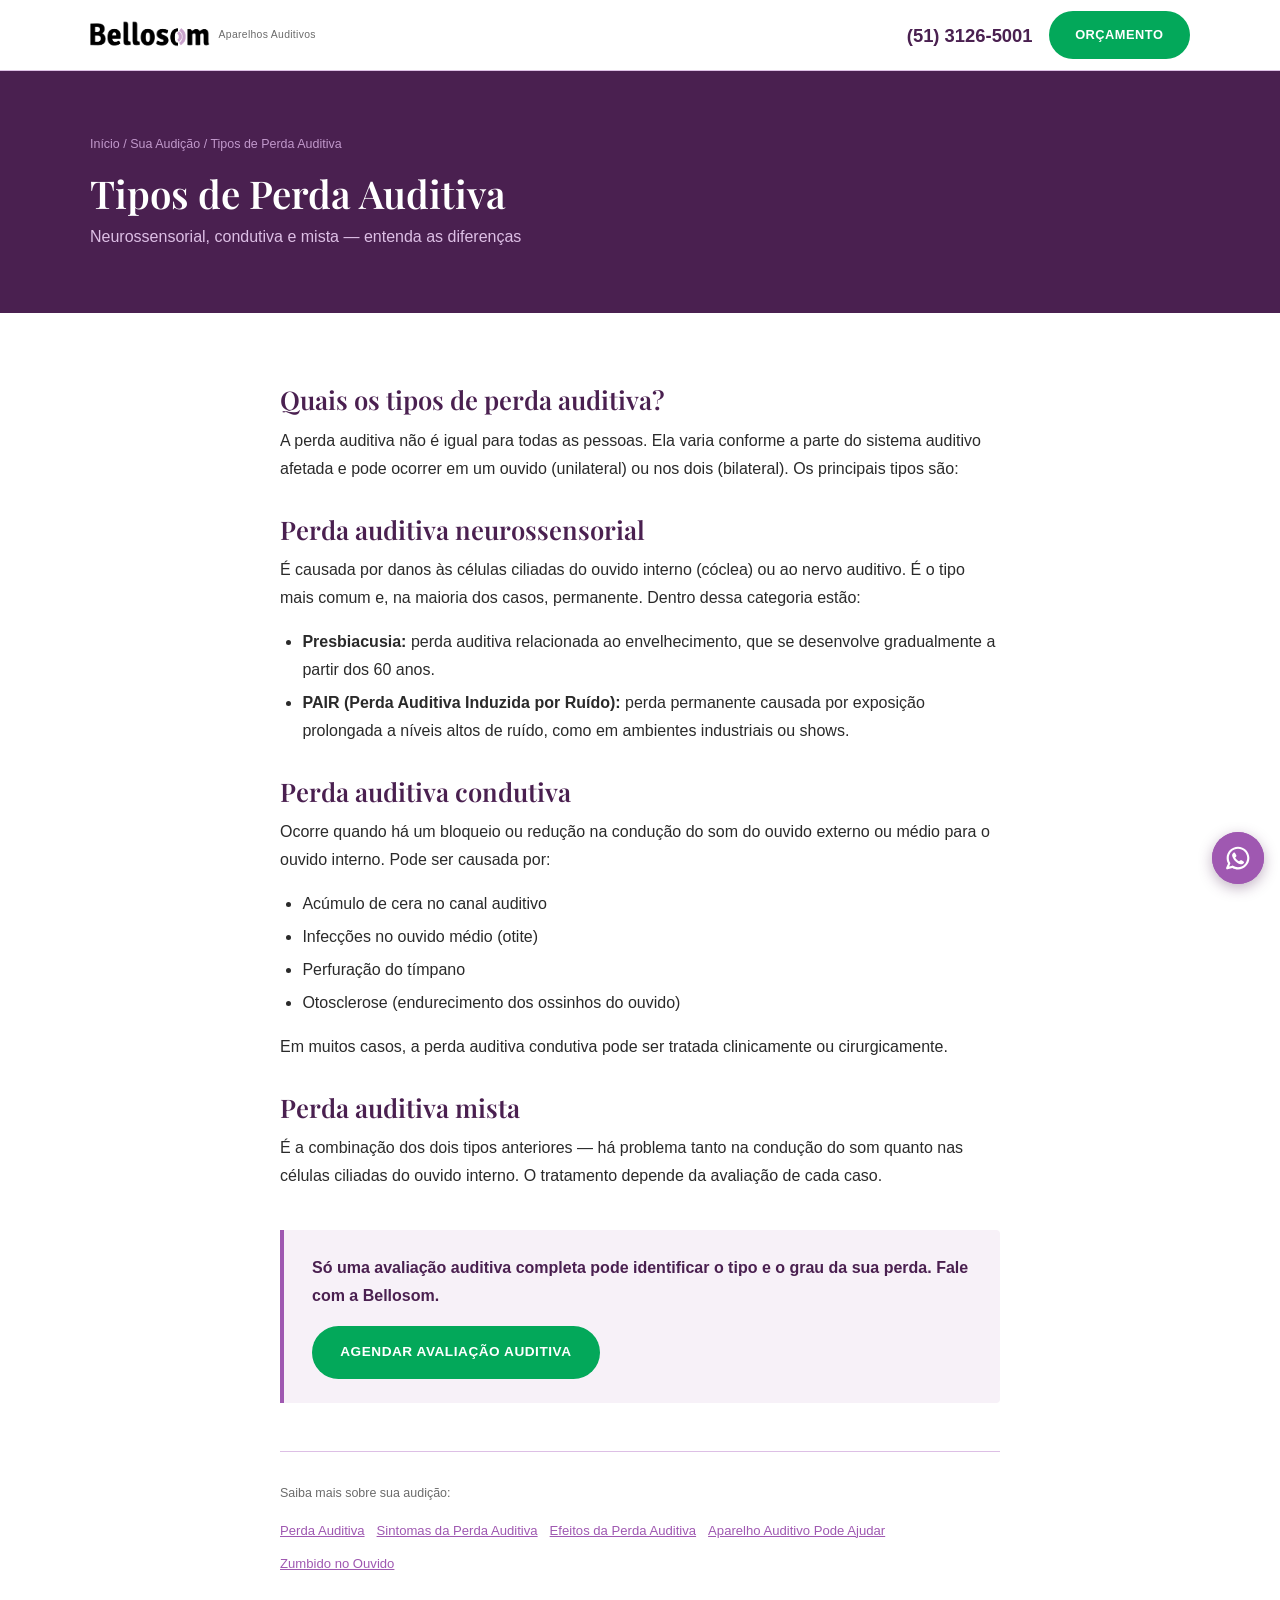
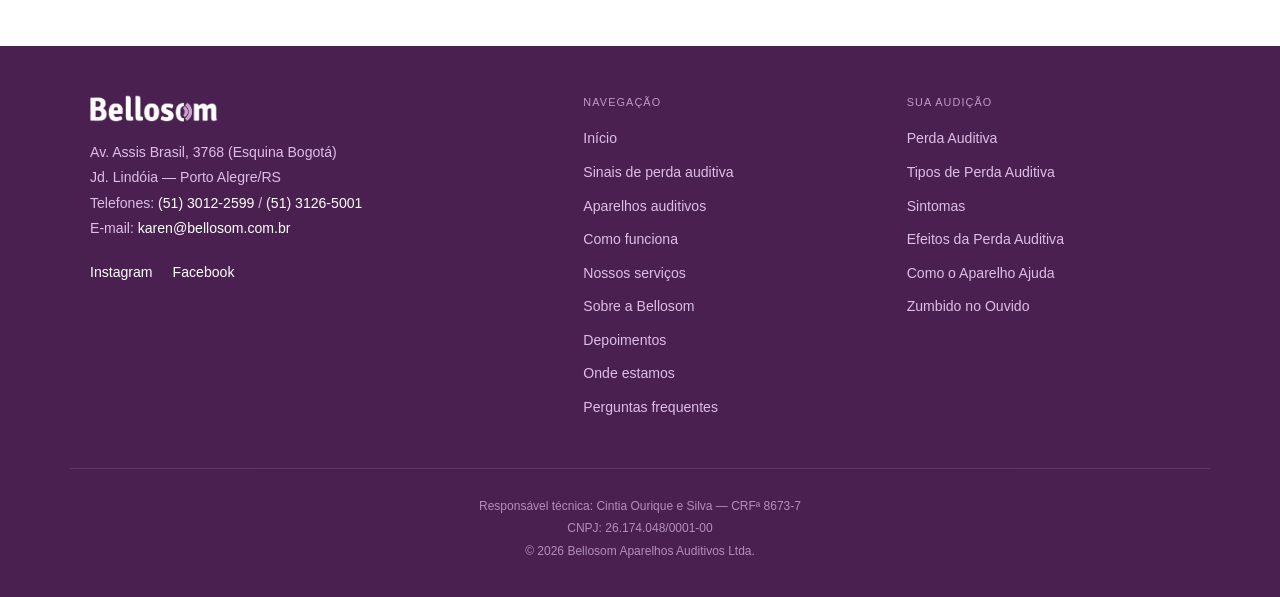
<file: site-claude/tipos-de-perda-auditiva.html>
<!DOCTYPE html>
<html lang="pt-BR">
<head>
<meta charset="UTF-8">
<meta name="viewport" content="width=device-width, initial-scale=1.0">
<title>Tipos de Perda Auditiva | Bellosom Aparelhos Auditivos — Porto Alegre</title>
<meta name="description" content="Conheça os tipos de perda auditiva: neurossensorial, condutiva e mista. Entenda as causas e diferenças de cada tipo para buscar o tratamento adequado.">
<link rel="canonical" href="https://www.bellosom.com.br/tipos-de-perda-auditiva">
<meta name="theme-color" content="#4A2050">
<link rel="icon" type="image/png" sizes="32x32" href="img/favicon-32x32.png">
<link rel="shortcut icon" href="favicon.ico">
<link rel="preconnect" href="https://fonts.googleapis.com">
<link rel="preconnect" href="https://fonts.gstatic.com" crossorigin>
<link href="https://fonts.googleapis.com/css2?family=Playfair+Display:wght@600;700&display=swap" rel="stylesheet">
<link rel="stylesheet" href="css/style.css">
</head>
<body>

<header class="site-header">
  <div class="container site-header__inner">
    <a href="index.html" class="site-header__brand" aria-label="Bellosom Aparelhos Auditivos">
      <img class="site-header__logo-img" src="img/logo-bellosom-preto-rosa.png" alt="Bellosom" width="200" height="50">
      <span class="site-header__logo-sub">Aparelhos Auditivos</span>
    </a>
    <div class="site-header__actions">
      <a class="site-header__phone" href="tel:+555131265001">(51) 3126-5001</a>
      <a class="btn btn--primary cta-orcamento" href="https://wa.me/555131265001?text=Ol%C3%A1%2C%20gostaria%20de%20fazer%20um%20or%C3%A7amento%20de%20aparelho%20auditivo." target="_blank" rel="noopener" data-cta-label="header-interna">Orçamento</a>
    </div>
  </div>
</header>

<main>

  <div class="content-hero">
    <div class="container">
      <p class="content-breadcrumb"><a href="index.html">Início</a> / Sua Audição / Tipos de Perda Auditiva</p>
      <h1>Tipos de Perda Auditiva</h1>
      <p class="content-hero__sub">Neurossensorial, condutiva e mista — entenda as diferenças</p>
    </div>
  </div>

  <div class="content-body">

    <h2>Quais os tipos de perda auditiva?</h2>
    <p>A perda auditiva não é igual para todas as pessoas. Ela varia conforme a parte do sistema auditivo afetada e pode ocorrer em um ouvido (unilateral) ou nos dois (bilateral). Os principais tipos são:</p>

    <h2>Perda auditiva neurossensorial</h2>
    <p>É causada por danos às células ciliadas do ouvido interno (cóclea) ou ao nervo auditivo. É o tipo mais comum e, na maioria dos casos, permanente. Dentro dessa categoria estão:</p>
    <ul>
      <li><strong>Presbiacusia:</strong> perda auditiva relacionada ao envelhecimento, que se desenvolve gradualmente a partir dos 60 anos.</li>
      <li><strong>PAIR (Perda Auditiva Induzida por Ruído):</strong> perda permanente causada por exposição prolongada a níveis altos de ruído, como em ambientes industriais ou shows.</li>
    </ul>

    <h2>Perda auditiva condutiva</h2>
    <p>Ocorre quando há um bloqueio ou redução na condução do som do ouvido externo ou médio para o ouvido interno. Pode ser causada por:</p>
    <ul>
      <li>Acúmulo de cera no canal auditivo</li>
      <li>Infecções no ouvido médio (otite)</li>
      <li>Perfuração do tímpano</li>
      <li>Otosclerose (endurecimento dos ossinhos do ouvido)</li>
    </ul>
    <p>Em muitos casos, a perda auditiva condutiva pode ser tratada clinicamente ou cirurgicamente.</p>

    <h2>Perda auditiva mista</h2>
    <p>É a combinação dos dois tipos anteriores — há problema tanto na condução do som quanto nas células ciliadas do ouvido interno. O tratamento depende da avaliação de cada caso.</p>

    <div class="content-cta-box">
      <p>Só uma avaliação auditiva completa pode identificar o tipo e o grau da sua perda. Fale com a Bellosom.</p>
      <a class="btn btn--primary cta-orcamento" href="https://wa.me/555131265001?text=Ol%C3%A1%2C%20gostaria%20de%20agendar%20uma%20avalia%C3%A7%C3%A3o%20auditiva%20na%20Bellosom." target="_blank" rel="noopener" data-cta-label="interna-tipos">Agendar avaliação auditiva</a>
    </div>

    <nav class="content-nav" aria-label="Outros temas sobre audição">
      <span style="font-size:.78rem;color:var(--color-gray-medium);width:100%;margin-bottom:.25rem">Saiba mais sobre sua audição:</span>
      <a href="perda-auditiva.html">Perda Auditiva</a>
      <a href="sintomas-da-perda-auditiva.html">Sintomas da Perda Auditiva</a>
      <a href="efeitos-da-perda-auditiva.html">Efeitos da Perda Auditiva</a>
      <a href="aparelho-auditivo-pode-ajudar.html">Aparelho Auditivo Pode Ajudar</a>
      <a href="zumbido.html">Zumbido no Ouvido</a>
    </nav>

  </div>

</main>

<footer class="site-footer">
  <div class="container site-footer__inner">
    <div class="site-footer__brand">
      <img class="site-footer__logo-img" src="img/logo-bellosom-branco-rosa.png" alt="Bellosom Aparelhos Auditivos" width="180" height="45">
      <address>
        Av. Assis Brasil, 3768 (Esquina Bogotá)<br>
        Jd. Lindóia — Porto Alegre/RS<br>
        Telefones: <a href="tel:+555130122599">(51) 3012-2599</a> / <a href="tel:+555131265001">(51) 3126-5001</a><br>
        E-mail: <a href="mailto:karen@bellosom.com.br">karen@bellosom.com.br</a>
      </address>
      <div class="site-footer__social">
        <a href="https://www.instagram.com/bellosomaparelhosauditivos/" target="_blank" rel="noopener">Instagram</a>
        <a href="https://www.facebook.com/bellosomaparelhosauditivos" target="_blank" rel="noopener">Facebook</a>
      </div>
    </div>
    <nav class="site-footer__sitemap" aria-label="Navegação">
      <p class="site-footer__nav-title">Navegação</p>
      <ul>
        <li><a href="index.html#hero-title">Início</a></li>
        <li><a href="index.html#dores-title">Sinais de perda auditiva</a></li>
        <li><a href="index.html#aparelhos-title">Aparelhos auditivos</a></li>
        <li><a href="index.html#como-funciona-title">Como funciona</a></li>
        <li><a href="index.html#servicos-title">Nossos serviços</a></li>
        <li><a href="index.html#autoridade-title">Sobre a Bellosom</a></li>
        <li><a href="index.html#depoimentos-title">Depoimentos</a></li>
        <li><a href="index.html#geo-title">Onde estamos</a></li>
        <li><a href="index.html#faq-title">Perguntas frequentes</a></li>
      </ul>
    </nav>

    <nav class="site-footer__sitemap" aria-label="Sua Audição">
      <p class="site-footer__nav-title">Sua Audição</p>
      <ul>
        <li><a href="perda-auditiva.html">Perda Auditiva</a></li>
        <li><a href="tipos-de-perda-auditiva.html">Tipos de Perda Auditiva</a></li>
        <li><a href="sintomas-da-perda-auditiva.html">Sintomas</a></li>
        <li><a href="efeitos-da-perda-auditiva.html">Efeitos da Perda Auditiva</a></li>
        <li><a href="aparelho-auditivo-pode-ajudar.html">Como o Aparelho Ajuda</a></li>
        <li><a href="zumbido.html">Zumbido no Ouvido</a></li>
      </ul>
    </nav>

  </div>

  <div class="container site-footer__legal">
    <p>Responsável técnica: Cintia Ourique e Silva — CRFª 8673-7</p>
    <p>CNPJ: 26.174.048/0001-00</p>
    <p>© 2026 Bellosom Aparelhos Auditivos Ltda.</p>
  </div>
</footer>

<a class="whatsapp-float cta-whatsapp" href="https://wa.me/555131265001?text=Ol%C3%A1%2C%20gostaria%20de%20mais%20informa%C3%A7%C3%B5es%20sobre%20aparelhos%20auditivos." target="_blank" rel="noopener" data-cta-label="float" aria-label="Falar com a Bellosom pelo WhatsApp">
  <span class="whatsapp-float__ping" aria-hidden="true"></span>
  <svg viewBox="0 0 24 24" width="26" height="26" fill="currentColor" aria-hidden="true"><path fill-rule="evenodd" clip-rule="evenodd" d="M3.50002 12C3.50002 7.30558 7.3056 3.5 12 3.5C16.6944 3.5 20.5 7.30558 20.5 12C20.5 16.6944 16.6944 20.5 12 20.5C10.3278 20.5 8.77127 20.0182 7.45798 19.1861C7.21357 19.0313 6.91408 18.9899 6.63684 19.0726L3.75769 19.9319L4.84173 17.3953C4.96986 17.0955 4.94379 16.7521 4.77187 16.4751C3.9657 15.176 3.50002 13.6439 3.50002 12ZM12 1.5C6.20103 1.5 1.50002 6.20101 1.50002 12C1.50002 13.8381 1.97316 15.5683 2.80465 17.0727L1.08047 21.107C0.928048 21.4637 0.99561 21.8763 1.25382 22.1657C1.51203 22.4552 1.91432 22.5692 2.28599 22.4582L6.78541 21.1155C8.32245 21.9965 10.1037 22.5 12 22.5C17.799 22.5 22.5 17.799 22.5 12C22.5 6.20101 17.799 1.5 12 1.5ZM14.2925 14.1824L12.9783 15.1081C12.3628 14.7575 11.6823 14.2681 10.9997 13.5855C10.2901 12.8759 9.76402 12.1433 9.37612 11.4713L10.2113 10.7624C10.5697 10.4582 10.6678 9.94533 10.447 9.53028L9.38284 7.53028C9.23954 7.26097 8.98116 7.0718 8.68115 7.01654C8.38113 6.96129 8.07231 7.046 7.84247 7.24659L7.52696 7.52195C6.76823 8.18414 6.3195 9.2723 6.69141 10.3741C7.07698 11.5163 7.89983 13.314 9.58552 14.9997C11.3991 16.8133 13.2413 17.5275 14.3186 17.8049C15.1866 18.0283 16.008 17.7288 16.5868 17.2572L17.1783 16.7752C17.4313 16.5691 17.5678 16.2524 17.544 15.9269C17.5201 15.6014 17.3389 15.308 17.0585 15.1409L15.3802 14.1409C15.0412 13.939 14.6152 13.9552 14.2925 14.1824Z"/></svg>
</a>

<script src="js/script.js"></script>
</body>
</html>
</file>
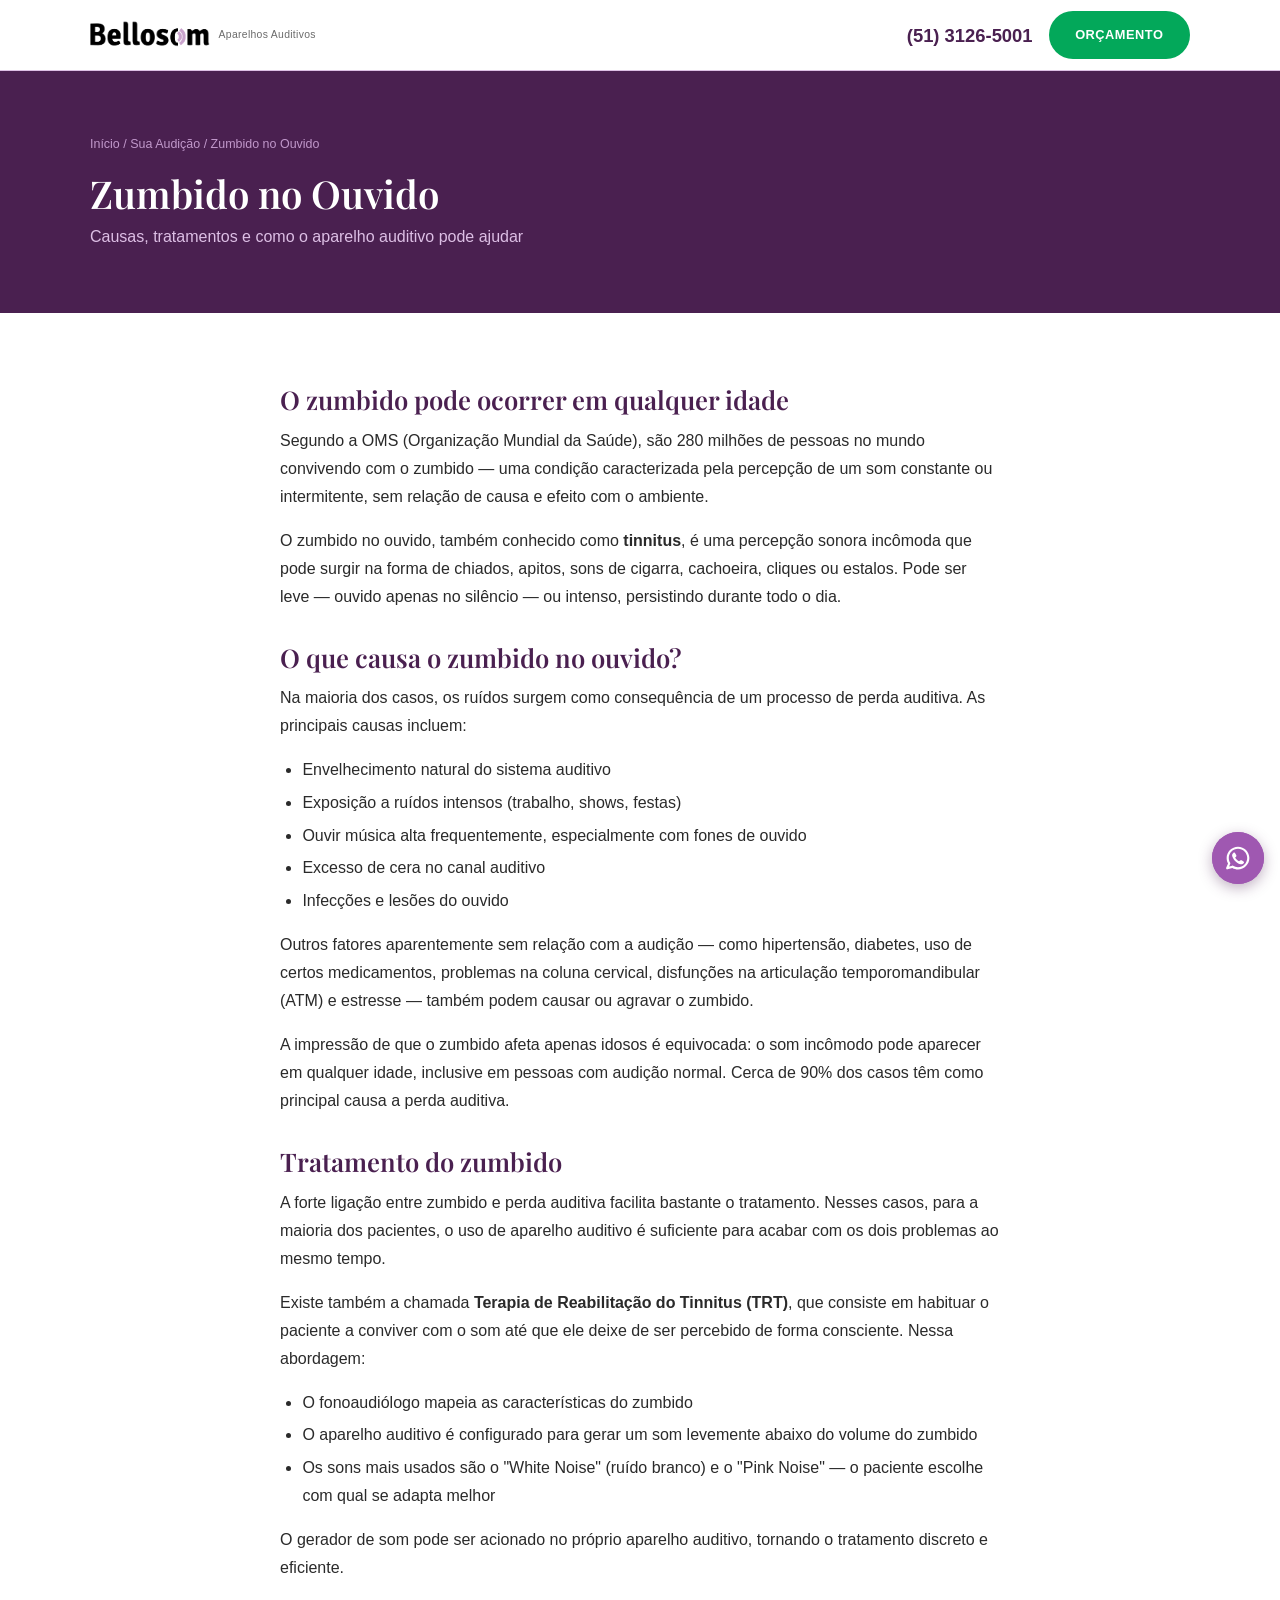
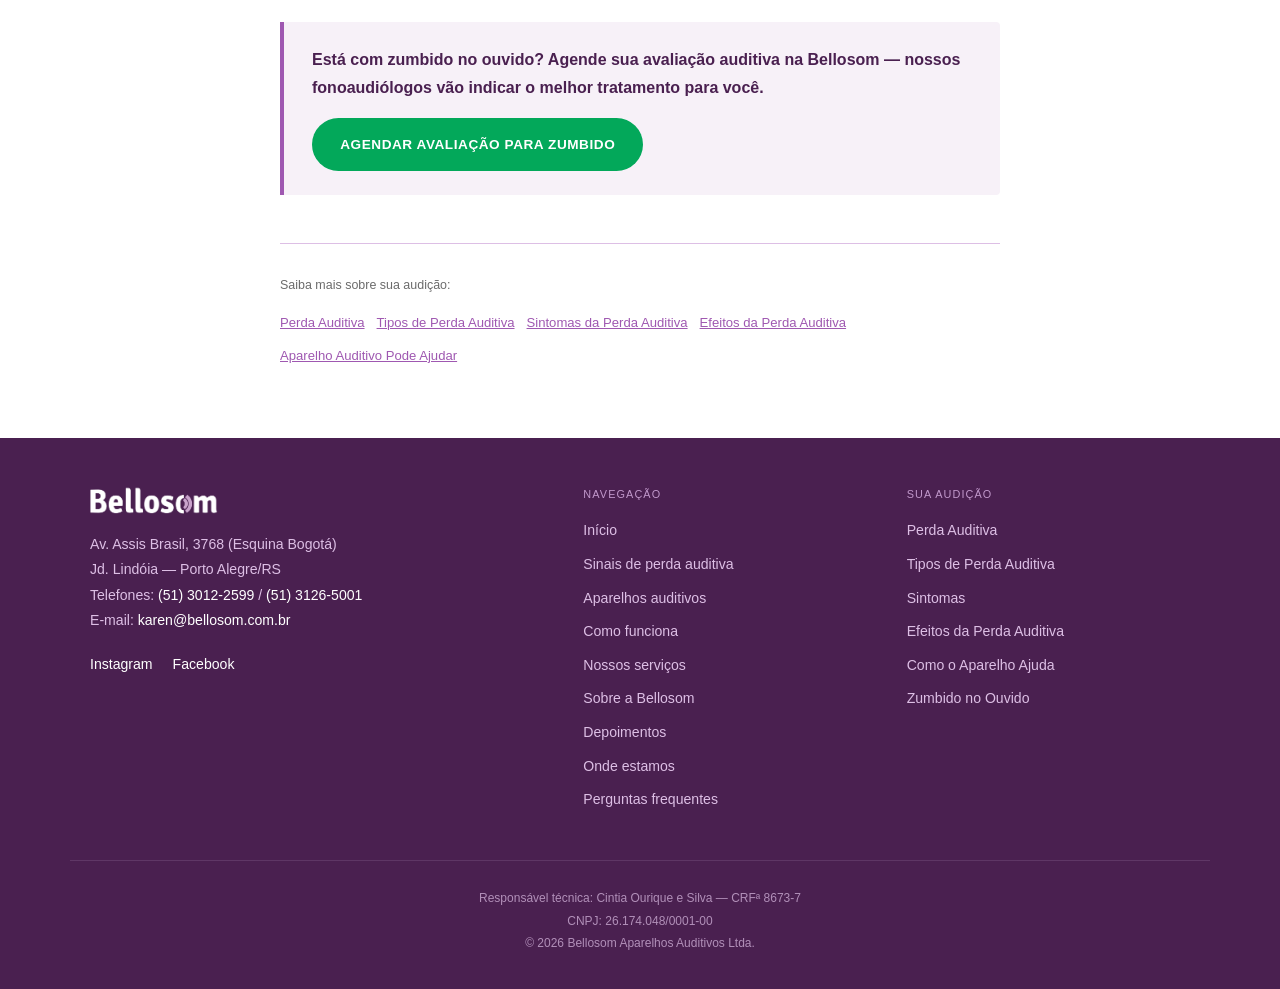
<file: site-claude/zumbido.html>
<!DOCTYPE html>
<html lang="pt-BR">
<head>
<meta charset="UTF-8">
<meta name="viewport" content="width=device-width, initial-scale=1.0">
<title>Zumbido no Ouvido (Tinnitus) | Bellosom Aparelhos Auditivos — Porto Alegre</title>
<meta name="description" content="Saiba o que causa o zumbido no ouvido (tinnitus), como tratar e como o aparelho auditivo pode acabar com os dois problemas ao mesmo tempo. Avaliação em Porto Alegre.">
<link rel="canonical" href="https://www.bellosom.com.br/zumbido">
<meta name="theme-color" content="#4A2050">
<link rel="icon" type="image/png" sizes="32x32" href="img/favicon-32x32.png">
<link rel="shortcut icon" href="favicon.ico">
<link rel="preconnect" href="https://fonts.googleapis.com">
<link rel="preconnect" href="https://fonts.gstatic.com" crossorigin>
<link href="https://fonts.googleapis.com/css2?family=Playfair+Display:wght@600;700&display=swap" rel="stylesheet">
<link rel="stylesheet" href="css/style.css">
</head>
<body>

<header class="site-header">
  <div class="container site-header__inner">
    <a href="index.html" class="site-header__brand" aria-label="Bellosom Aparelhos Auditivos">
      <img class="site-header__logo-img" src="img/logo-bellosom-preto-rosa.png" alt="Bellosom" width="200" height="50">
      <span class="site-header__logo-sub">Aparelhos Auditivos</span>
    </a>
    <div class="site-header__actions">
      <a class="site-header__phone" href="tel:+555131265001">(51) 3126-5001</a>
      <a class="btn btn--primary cta-orcamento" href="https://wa.me/555131265001?text=Ol%C3%A1%2C%20gostaria%20de%20fazer%20um%20or%C3%A7amento%20de%20aparelho%20auditivo." target="_blank" rel="noopener" data-cta-label="header-interna">Orçamento</a>
    </div>
  </div>
</header>

<main>

  <div class="content-hero">
    <div class="container">
      <p class="content-breadcrumb"><a href="index.html">Início</a> / Sua Audição / Zumbido no Ouvido</p>
      <h1>Zumbido no Ouvido</h1>
      <p class="content-hero__sub">Causas, tratamentos e como o aparelho auditivo pode ajudar</p>
    </div>
  </div>

  <div class="content-body">

    <h2>O zumbido pode ocorrer em qualquer idade</h2>
    <p>Segundo a OMS (Organização Mundial da Saúde), são 280 milhões de pessoas no mundo convivendo com o zumbido — uma condição caracterizada pela percepção de um som constante ou intermitente, sem relação de causa e efeito com o ambiente.</p>
    <p>O zumbido no ouvido, também conhecido como <strong>tinnitus</strong>, é uma percepção sonora incômoda que pode surgir na forma de chiados, apitos, sons de cigarra, cachoeira, cliques ou estalos. Pode ser leve — ouvido apenas no silêncio — ou intenso, persistindo durante todo o dia.</p>

    <h2>O que causa o zumbido no ouvido?</h2>
    <p>Na maioria dos casos, os ruídos surgem como consequência de um processo de perda auditiva. As principais causas incluem:</p>
    <ul>
      <li>Envelhecimento natural do sistema auditivo</li>
      <li>Exposição a ruídos intensos (trabalho, shows, festas)</li>
      <li>Ouvir música alta frequentemente, especialmente com fones de ouvido</li>
      <li>Excesso de cera no canal auditivo</li>
      <li>Infecções e lesões do ouvido</li>
    </ul>
    <p>Outros fatores aparentemente sem relação com a audição — como hipertensão, diabetes, uso de certos medicamentos, problemas na coluna cervical, disfunções na articulação temporomandibular (ATM) e estresse — também podem causar ou agravar o zumbido.</p>
    <p>A impressão de que o zumbido afeta apenas idosos é equivocada: o som incômodo pode aparecer em qualquer idade, inclusive em pessoas com audição normal. Cerca de 90% dos casos têm como principal causa a perda auditiva.</p>

    <h2>Tratamento do zumbido</h2>
    <p>A forte ligação entre zumbido e perda auditiva facilita bastante o tratamento. Nesses casos, para a maioria dos pacientes, o uso de aparelho auditivo é suficiente para acabar com os dois problemas ao mesmo tempo.</p>
    <p>Existe também a chamada <strong>Terapia de Reabilitação do Tinnitus (TRT)</strong>, que consiste em habituar o paciente a conviver com o som até que ele deixe de ser percebido de forma consciente. Nessa abordagem:</p>
    <ul>
      <li>O fonoaudiólogo mapeia as características do zumbido</li>
      <li>O aparelho auditivo é configurado para gerar um som levemente abaixo do volume do zumbido</li>
      <li>Os sons mais usados são o "White Noise" (ruído branco) e o "Pink Noise" — o paciente escolhe com qual se adapta melhor</li>
    </ul>
    <p>O gerador de som pode ser acionado no próprio aparelho auditivo, tornando o tratamento discreto e eficiente.</p>

    <div class="content-cta-box">
      <p>Está com zumbido no ouvido? Agende sua avaliação auditiva na Bellosom — nossos fonoaudiólogos vão indicar o melhor tratamento para você.</p>
      <a class="btn btn--primary cta-orcamento" href="https://wa.me/555131265001?text=Ol%C3%A1%2C%20gostaria%20de%20agendar%20uma%20avalia%C3%A7%C3%A3o%20para%20zumbido%20no%20ouvido%20na%20Bellosom." target="_blank" rel="noopener" data-cta-label="interna-zumbido">Agendar avaliação para zumbido</a>
    </div>

    <nav class="content-nav" aria-label="Outros temas sobre audição">
      <span style="font-size:.78rem;color:var(--color-gray-medium);width:100%;margin-bottom:.25rem">Saiba mais sobre sua audição:</span>
      <a href="perda-auditiva.html">Perda Auditiva</a>
      <a href="tipos-de-perda-auditiva.html">Tipos de Perda Auditiva</a>
      <a href="sintomas-da-perda-auditiva.html">Sintomas da Perda Auditiva</a>
      <a href="efeitos-da-perda-auditiva.html">Efeitos da Perda Auditiva</a>
      <a href="aparelho-auditivo-pode-ajudar.html">Aparelho Auditivo Pode Ajudar</a>
    </nav>

  </div>

</main>

<footer class="site-footer">
  <div class="container site-footer__inner">
    <div class="site-footer__brand">
      <img class="site-footer__logo-img" src="img/logo-bellosom-branco-rosa.png" alt="Bellosom Aparelhos Auditivos" width="180" height="45">
      <address>
        Av. Assis Brasil, 3768 (Esquina Bogotá)<br>
        Jd. Lindóia — Porto Alegre/RS<br>
        Telefones: <a href="tel:+555130122599">(51) 3012-2599</a> / <a href="tel:+555131265001">(51) 3126-5001</a><br>
        E-mail: <a href="mailto:karen@bellosom.com.br">karen@bellosom.com.br</a>
      </address>
      <div class="site-footer__social">
        <a href="https://www.instagram.com/bellosomaparelhosauditivos/" target="_blank" rel="noopener">Instagram</a>
        <a href="https://www.facebook.com/bellosomaparelhosauditivos" target="_blank" rel="noopener">Facebook</a>
      </div>
    </div>
    <nav class="site-footer__sitemap" aria-label="Navegação">
      <p class="site-footer__nav-title">Navegação</p>
      <ul>
        <li><a href="index.html#hero-title">Início</a></li>
        <li><a href="index.html#dores-title">Sinais de perda auditiva</a></li>
        <li><a href="index.html#aparelhos-title">Aparelhos auditivos</a></li>
        <li><a href="index.html#como-funciona-title">Como funciona</a></li>
        <li><a href="index.html#servicos-title">Nossos serviços</a></li>
        <li><a href="index.html#autoridade-title">Sobre a Bellosom</a></li>
        <li><a href="index.html#depoimentos-title">Depoimentos</a></li>
        <li><a href="index.html#geo-title">Onde estamos</a></li>
        <li><a href="index.html#faq-title">Perguntas frequentes</a></li>
      </ul>
    </nav>

    <nav class="site-footer__sitemap" aria-label="Sua Audição">
      <p class="site-footer__nav-title">Sua Audição</p>
      <ul>
        <li><a href="perda-auditiva.html">Perda Auditiva</a></li>
        <li><a href="tipos-de-perda-auditiva.html">Tipos de Perda Auditiva</a></li>
        <li><a href="sintomas-da-perda-auditiva.html">Sintomas</a></li>
        <li><a href="efeitos-da-perda-auditiva.html">Efeitos da Perda Auditiva</a></li>
        <li><a href="aparelho-auditivo-pode-ajudar.html">Como o Aparelho Ajuda</a></li>
        <li><a href="zumbido.html">Zumbido no Ouvido</a></li>
      </ul>
    </nav>

  </div>

  <div class="container site-footer__legal">
    <p>Responsável técnica: Cintia Ourique e Silva — CRFª 8673-7</p>
    <p>CNPJ: 26.174.048/0001-00</p>
    <p>© 2026 Bellosom Aparelhos Auditivos Ltda.</p>
  </div>
</footer>

<a class="whatsapp-float cta-whatsapp" href="https://wa.me/555131265001?text=Ol%C3%A1%2C%20gostaria%20de%20mais%20informa%C3%A7%C3%B5es%20sobre%20aparelhos%20auditivos." target="_blank" rel="noopener" data-cta-label="float" aria-label="Falar com a Bellosom pelo WhatsApp">
  <span class="whatsapp-float__ping" aria-hidden="true"></span>
  <svg viewBox="0 0 24 24" width="26" height="26" fill="currentColor" aria-hidden="true"><path fill-rule="evenodd" clip-rule="evenodd" d="M3.50002 12C3.50002 7.30558 7.3056 3.5 12 3.5C16.6944 3.5 20.5 7.30558 20.5 12C20.5 16.6944 16.6944 20.5 12 20.5C10.3278 20.5 8.77127 20.0182 7.45798 19.1861C7.21357 19.0313 6.91408 18.9899 6.63684 19.0726L3.75769 19.9319L4.84173 17.3953C4.96986 17.0955 4.94379 16.7521 4.77187 16.4751C3.9657 15.176 3.50002 13.6439 3.50002 12ZM12 1.5C6.20103 1.5 1.50002 6.20101 1.50002 12C1.50002 13.8381 1.97316 15.5683 2.80465 17.0727L1.08047 21.107C0.928048 21.4637 0.99561 21.8763 1.25382 22.1657C1.51203 22.4552 1.91432 22.5692 2.28599 22.4582L6.78541 21.1155C8.32245 21.9965 10.1037 22.5 12 22.5C17.799 22.5 22.5 17.799 22.5 12C22.5 6.20101 17.799 1.5 12 1.5ZM14.2925 14.1824L12.9783 15.1081C12.3628 14.7575 11.6823 14.2681 10.9997 13.5855C10.2901 12.8759 9.76402 12.1433 9.37612 11.4713L10.2113 10.7624C10.5697 10.4582 10.6678 9.94533 10.447 9.53028L9.38284 7.53028C9.23954 7.26097 8.98116 7.0718 8.68115 7.01654C8.38113 6.96129 8.07231 7.046 7.84247 7.24659L7.52696 7.52195C6.76823 8.18414 6.3195 9.2723 6.69141 10.3741C7.07698 11.5163 7.89983 13.314 9.58552 14.9997C11.3991 16.8133 13.2413 17.5275 14.3186 17.8049C15.1866 18.0283 16.008 17.7288 16.5868 17.2572L17.1783 16.7752C17.4313 16.5691 17.5678 16.2524 17.544 15.9269C17.5201 15.6014 17.3389 15.308 17.0585 15.1409L15.3802 14.1409C15.0412 13.939 14.6152 13.9552 14.2925 14.1824Z"/></svg>
</a>

<script src="js/script.js"></script>
</body>
</html>
</file>
<file: site-claude/css/style.css>
/* =====================================================
   BELLOSOM APARELHOS AUDITIVOS — Landing Page
   Mobile-first. Estilo luxury minimalist.
   Paleta oficial da marca em variáveis.
   ===================================================== */

:root {
  --color-purple-main: #4A2050;
  --color-wine: #7B3163;
  --color-purple-action: #9F58B1;
  --color-lilac-medium: #C198CB;
  --color-lilac-light: #DDBFE5;
  --color-bg-soft: #F7F1F8;
  --color-green-cta: #03A85A;
  --color-white: #FFFFFF;
  --color-gray-dark: #2A2A2A;
  --color-gray-medium: #6B6B6B;

  --font-heading: "Playfair Display", Georgia, serif;
  --font-base: -apple-system, "Segoe UI", Roboto, Helvetica, Arial, sans-serif;
  --container-width: 1140px;
  --radius: 4px;
}

/* ---------- Reset básico ---------- */
* { box-sizing: border-box; }
html { scroll-behavior: smooth; }
body {
  margin: 0;
  font-family: var(--font-base);
  color: var(--color-gray-dark);
  background: var(--color-white);
  line-height: 1.6;
  -webkit-text-size-adjust: 100%;
}
h1, h2 {
  font-family: var(--font-heading);
  font-weight: 600;
  color: var(--color-purple-main);
  line-height: 1.15;
  margin: 0 0 .5em;
}
h3 {
  font-weight: 600;
  color: var(--color-purple-main);
  margin: 0 0 .3em;
  font-size: 1.05rem;
}
h1 { font-size: clamp(1.9rem, 5vw + .5rem, 3.1rem); }
h2 { font-size: clamp(1.5rem, 3vw + .5rem, 2.1rem); }
p { margin: 0 0 1em; }
a { color: var(--color-purple-action); text-decoration: none; }
ul, ol { padding: 0; margin: 0; list-style: none; }
img, svg { max-width: 100%; display: block; }

.container {
  width: 100%;
  max-width: var(--container-width);
  margin: 0 auto;
  padding: 0 1.25rem;
}

/* ---------- Botões / CTAs ---------- */
.btn {
  display: inline-block;
  padding: .9rem 1.7rem;
  border-radius: 999px;
  font-weight: 600;
  font-size: .85rem;
  text-transform: uppercase;
  letter-spacing: .04em;
  text-align: center;
  border: 1px solid transparent;
  transition: opacity .15s ease;
  white-space: nowrap;
}
.btn:hover { opacity: .85; }

/* Verde reservado exclusivamente para o CTA principal (orçamento) */
.btn--primary {
  background: var(--color-green-cta);
  color: var(--color-white);
}

/* CTA secundário (WhatsApp): nunca verde — usa roxo de ação */
.btn--outline {
  background: transparent;
  border-color: var(--color-purple-action);
  color: var(--color-purple-action);
}
.btn--outline:hover { background: var(--color-purple-action); color: var(--color-white); }

.btn--link {
  background: none;
  border: none;
  color: var(--color-purple-main);
  text-decoration: underline;
  text-transform: none;
  letter-spacing: normal;
  padding: .9rem .3rem;
}

.cta-group {
  display: flex;
  flex-wrap: wrap;
  gap: .8rem;
  margin: 1.5rem 0;
}
.cta-group .btn { flex: 1 1 auto; }

/* Variante: CTAs com largura natural (não esticam para preencher a linha) */
.cta-group--inline { align-items: center; }
.cta-group--inline .btn { flex: 0 1 auto; }

.trust-line {
  font-size: .8rem;
  letter-spacing: .03em;
  color: var(--color-gray-medium);
}

/* ---------- Seções ---------- */
.section { padding: clamp(2.75rem, 8vw, 5.5rem) 0; }
.section--light { background: var(--color-white); }
.section--soft { background: var(--color-bg-soft); }
.section--dark {
  background: var(--color-purple-main);
  color: var(--color-white);
}
.section--dark h2 { color: var(--color-white); }
.section--dark p { color: var(--color-lilac-light); }

.section__label {
  text-transform: uppercase;
  letter-spacing: .08em;
  font-size: .75rem;
  color: var(--color-purple-action);
  margin: 0 0 1.1rem;
}
.section__lead {
  color: var(--color-gray-medium);
  max-width: 560px;
}

/* Eixo central: títulos das seções autônomas alinhados ao centro.
   Atinge apenas filhos diretos de .container — seções "split" (hero,
   autoridade) têm o título aninhado e permanecem alinhados à esquerda. */
.section > .container > h2,
.section > .container > .section__label,
.section > .container > .section__lead {
  text-align: center;
}
.section > .container > .section__lead {
  margin-left: auto;
  margin-right: auto;
}

/* ---------- Header ---------- */
.site-header {
  position: sticky;
  top: 0;
  z-index: 50;
  background: rgba(255, 255, 255, .92);
  backdrop-filter: saturate(180%) blur(8px);
  border-bottom: 1px solid var(--color-lilac-light);
}
.site-header__inner {
  display: flex;
  align-items: center;
  justify-content: space-between;
  gap: .75rem;
  padding: .7rem 1.25rem;
}
.site-header__brand {
  display: flex;
  align-items: center;
  gap: .55rem;
  white-space: nowrap;
}
.site-header__logo-img { height: 30px; width: auto; }
.site-header__logo-sub {
  display: none;
  font-family: var(--font-base);
  font-weight: 400;
  font-size: .65rem;
  letter-spacing: .03em;
  color: var(--color-gray-medium);
}
.site-header__actions { display: flex; align-items: center; gap: 1rem; }
.site-header__phones { display: none; flex-direction: column; line-height: 1.15; }
.site-header__phone {
  color: var(--color-purple-main);
  font-weight: 700;
  font-size: 1.15rem;
  white-space: nowrap;
}
.site-header .btn { padding: .6rem 1.1rem; font-size: .72rem; }

/* ---------- Hero ---------- */
.hero {
  display: flex;
  align-items: center;
  min-height: 80vh;
  background-image: linear-gradient(135deg, rgba(74, 32, 80, .78) 0%, rgba(74, 32, 80, .55) 45%, rgba(123, 49, 99, .28) 100%),
    url("../img/aparelhos/Rexton_BiCore-Rugged_man-blue-shirt_back_1600x1067.jpg");
  background-size: cover;
  background-position: 60% 28%;
  padding: clamp(3rem, 12vw, 6rem) 0;
}
.hero__content { max-width: 600px; }
.hero h1 { color: var(--color-white); }
.hero__subtitle { font-size: 1.05rem; color: var(--color-white); max-width: 32rem; }
.hero .trust-line { color: var(--color-lilac-light); }
.hero .btn--outline { border-color: var(--color-white); color: var(--color-white); }
.hero .btn--outline:hover { background: var(--color-white); color: var(--color-purple-main); }

/* ---------- Vitrine de produtos (faixa full-width clara) ---------- */
.product-showcase {
  background: var(--color-white);
  padding: clamp(2.75rem, 7vw, 4.5rem) 0;
}
.product-showcase__label {
  text-align: center;
  text-transform: uppercase;
  letter-spacing: .18em;
  font-size: .72rem;
  color: var(--color-purple-action);
  margin: 0 0 .5rem;
}
.product-showcase__title {
  text-align: center;
  color: var(--color-purple-main);
  margin: 0 0 .5rem;
}
.product-showcase__lead {
  text-align: center;
  color: var(--color-gray-dark);
  max-width: 42rem;
  margin: 0 auto 2.25rem;
}
/* Imagem da linha completa (fundo branco) */
.product-lineup {
  margin: 0 auto 2.5rem;
  max-width: 900px;
  text-align: center;
}
.product-lineup img {
  width: 100%;
  height: auto;
  background: var(--color-white);
  border: 1px solid var(--color-lilac-light);
  border-radius: var(--radius);
}
.product-gallery {
  display: grid;
  grid-template-columns: 1fr;
  gap: 1.5rem;
  max-width: 900px;
  margin: 0 auto;
}
.product-card {
  margin: 0;
  text-align: center;
}
/* Fotos de estúdio apresentadas como tiles brancos com borda sutil */
.product-card img {
  width: 100%;
  height: auto;
  background: var(--color-white);
  border: 1px solid var(--color-lilac-light);
  border-radius: var(--radius);
}
.product-card figcaption {
  margin-top: .7rem;
  font-size: .82rem;
  font-weight: 600;
  color: var(--color-purple-main);
  letter-spacing: .03em;
}

/* ---------- Faixa lifestyle (uso no dia a dia) ---------- */
.lifestyle-band { padding: clamp(2.5rem, 7vw, 4.5rem) 0; background: var(--color-white); }
.lifestyle-band__inner {
  display: grid;
  grid-template-columns: 1fr;
  gap: 1.75rem;
  align-items: center;
}
.lifestyle-band__media { margin: 0; }
.lifestyle-band__media img {
  width: 100%;
  height: auto;
  border-radius: var(--radius);
  display: block;
}
.lifestyle-band__text h2 { margin-bottom: .75rem; }
.lifestyle-band__text p { color: var(--color-gray-dark); margin-bottom: 1.5rem; }

/* ---------- Cards genéricos em grid ---------- */
.card-grid {
  display: grid;
  grid-template-columns: repeat(auto-fit, minmax(min(220px, 100%), 1fr));
  gap: 1.5rem 1.75rem;
  margin-top: 1.75rem;
}
.card-grid--testimonials {
  grid-template-columns: 1fr;
  max-width: 920px;
  margin-left: auto;
  margin-right: auto;
}

/* Lista de sintomas — editorial, sem ícones */
.symptom-list { margin: 1.5rem auto 0; max-width: 36rem; }
.symptom-list li {
  padding: .9rem 0;
  border-top: 1px solid var(--color-lilac-light);
  font-size: 1.05rem;
}
.symptom-list li:last-child { border-bottom: 1px solid var(--color-lilac-light); }

/* Lista de serviços — com marcador de check */
.services-list {
  margin: 1.75rem auto 0;
  max-width: 44rem;
  display: grid;
  grid-template-columns: 1fr;
  gap: .25rem 2.5rem;
}
.services-list li {
  position: relative;
  padding: .9rem 0 .9rem 2rem;
  border-top: 1px solid var(--color-lilac-light);
  font-size: 1rem;
  line-height: 1.5;
}
.services-list li::before {
  content: "✓";
  position: absolute;
  left: 0;
  top: .9rem;
  color: var(--color-purple-action);
  font-weight: 700;
}

/* Cards informativos (aparelhos) */
.info-card {
  padding-top: .9rem;
  border-top: 2px solid var(--color-purple-action);
}
.info-card p { margin: 0; color: var(--color-gray-medium); }

/* Passos "Como funciona" */
.step-list { margin: 1.75rem auto 0; display: grid; gap: 1.4rem; max-width: 36rem; }

/* CTA abaixo dos passos */
.step-cta { margin-top: 2.5rem; text-align: center; }
.step-list li { display: flex; gap: 1rem; align-items: flex-start; }
.step-list__number {
  flex-shrink: 0;
  font-family: var(--font-heading);
  font-size: 1.3rem;
  color: var(--color-purple-action);
}
.step-list h3 { margin-bottom: .15em; font-size: 1rem; }
.step-list p { margin: 0; color: var(--color-gray-medium); }

/* Depoimentos */
.testimonial-card {
  margin: 0;
  padding-top: 1rem;
  border-top: 1px solid var(--color-lilac-medium);
  color: var(--color-purple-main);
}
.testimonial-card p { font-family: var(--font-heading); font-style: italic; margin-bottom: .6rem; font-size: 1.05rem; }
.testimonial-card cite { font-style: normal; font-size: .85rem; color: var(--color-gray-medium); }

/* Layouts com mídia + conteúdo lado a lado */
.autoridade__inner {
  display: grid;
  gap: 2.5rem;
  align-items: stretch;
}
.autoridade__media { display: flex; margin: 0; }
.autoridade__media img {
  width: 100%;
  height: 100%;
  object-fit: cover;
  border-radius: var(--radius);
  display: block;
}
.autoridade__inner > div:last-child {
  display: flex;
  flex-direction: column;
  justify-content: center;
}

.autoridade__credential {
  margin-top: -.4rem;
  font-size: .85rem;
  color: var(--color-gray-medium);
}

/* Geo */
.geo__address { margin: 1rem auto 1.5rem; color: var(--color-gray-medium); line-height: 1.8; font-style: normal; text-align: center; }
.geo__address a { color: var(--color-purple-main); font-weight: 600; }
.cta-group--inline { justify-content: center; }

/* ---------- FAQ ---------- */
.faq-list { margin: 1.5rem auto 0; display: grid; gap: 0; max-width: 40rem; }
.faq-item {
  border-top: 1px solid var(--color-lilac-medium);
  padding: 1rem 0;
}
.faq-list .faq-item:last-child { border-bottom: 1px solid var(--color-lilac-medium); }
.faq-item summary {
  cursor: pointer;
  font-weight: 600;
  color: var(--color-purple-main);
  list-style: none;
}
.faq-item summary::-webkit-details-marker { display: none; }
.faq-item summary::after {
  content: "+";
  float: right;
  font-weight: 400;
  color: var(--color-purple-action);
}
.faq-item[open] summary::after { content: "–"; }
.faq-item p { margin: .8rem 0 0; color: var(--color-gray-medium); }

/* ---------- Seção "Sua Audição" — cards temáticos ---------- */
.audicao-grid {
  display: grid;
  grid-template-columns: 1fr;
  gap: 1rem;
  margin-top: 2rem;
}
.audicao-card {
  display: flex;
  align-items: center;
  justify-content: space-between;
  gap: 1rem;
  padding: 1.25rem 1.5rem;
  border: 1px solid var(--color-lilac-medium);
  border-radius: var(--radius);
  background: var(--color-white);
  text-decoration: none;
  color: var(--color-gray-dark);
  transition: border-color .15s, box-shadow .15s;
}
.audicao-card:hover {
  border-color: var(--color-purple-action);
  box-shadow: 0 2px 12px rgba(74, 32, 80, .1);
  color: var(--color-gray-dark);
}
.audicao-card__body { flex: 1; }
.audicao-card__title {
  font-weight: 700;
  font-size: .95rem;
  color: var(--color-purple-main);
  margin: 0 0 .2rem;
}
.audicao-card__desc {
  font-size: .82rem;
  color: var(--color-gray-medium);
  margin: 0;
  line-height: 1.5;
}
.audicao-card__arrow {
  flex-shrink: 0;
  color: var(--color-purple-action);
  font-size: 1.1rem;
}

/* ---------- Páginas internas de conteúdo ---------- */
.content-hero {
  background: var(--color-purple-main);
  padding: clamp(2.5rem, 7vw, 4rem) 0;
}
.content-hero h1 {
  color: var(--color-white);
  font-size: clamp(1.6rem, 4vw, 2.4rem);
  margin-bottom: .5rem;
}
.content-hero__sub {
  color: var(--color-lilac-light);
  font-size: 1rem;
  margin: 0;
}
.content-breadcrumb {
  font-size: .78rem;
  color: var(--color-lilac-medium);
  margin: 0 0 1rem;
}
.content-breadcrumb a { color: var(--color-lilac-medium); }
.content-breadcrumb a:hover { color: var(--color-white); }

.content-body {
  max-width: 760px;
  margin: 0 auto;
  padding: clamp(2.5rem, 7vw, 4.5rem) 1.25rem;
}
.content-body h2 {
  font-size: clamp(1.25rem, 2.5vw, 1.6rem);
  margin: 2rem 0 .75rem;
  color: var(--color-purple-main);
}
.content-body h2:first-child { margin-top: 0; }
.content-body p {
  color: var(--color-gray-dark);
  line-height: 1.75;
  margin-bottom: 1rem;
}
.content-body ul {
  list-style: disc;
  padding-left: 1.4rem;
  margin-bottom: 1rem;
}
.content-body ul li {
  color: var(--color-gray-dark);
  line-height: 1.75;
  margin-bottom: .3rem;
}
.content-cta-box {
  background: var(--color-bg-soft);
  border-left: 4px solid var(--color-purple-action);
  border-radius: 0 var(--radius) var(--radius) 0;
  padding: 1.5rem 1.75rem;
  margin: 2.5rem 0 0;
}
.content-cta-box p { margin-bottom: 1rem; font-weight: 600; color: var(--color-purple-main); }

.content-nav {
  border-top: 1px solid var(--color-lilac-light);
  padding-top: 2rem;
  margin-top: 3rem;
  display: flex;
  flex-wrap: wrap;
  gap: .75rem;
}
.content-nav a {
  font-size: .82rem;
  color: var(--color-purple-action);
  text-decoration: underline;
}

/* ---------- CTA final ---------- */
.cta-final__inner { text-align: center; max-width: 38rem; margin: 0 auto; }
.cta-final .cta-group { justify-content: center; }
.cta-final .cta-group .btn { flex: 0 1 auto; }

/* ---------- Footer ---------- */
.site-footer {
  background: var(--color-purple-main);
  color: var(--color-lilac-light);
  padding: 3rem 0 2rem;
}
.site-footer a { color: var(--color-white); }
.site-footer__inner {
  display: grid;
  gap: 2.5rem;
}
.site-footer__logo-img { height: 32px; width: auto; margin-bottom: .9rem; }
.site-footer address { font-style: normal; line-height: 1.8; font-size: .88rem; }
.site-footer__social { display: flex; gap: 1.25rem; margin-top: 1.25rem; font-size: .88rem; }
.site-footer__legal {
  font-size: .75rem;
  opacity: .7;
  text-align: center;
  margin-top: 2.5rem;
  padding-top: 1.75rem;
  border-top: 1px solid rgba(221, 191, 229, .2);
}
.site-footer__legal p { margin: 0 0 .3em; }

/* Sitemap */
.site-footer__nav-title {
  font-size: .68rem;
  text-transform: uppercase;
  letter-spacing: .1em;
  color: var(--color-lilac-medium);
  margin: 0 0 .9rem;
}
.site-footer__sitemap ul { list-style: none; padding: 0; margin: 0; }
.site-footer__sitemap li { margin-bottom: .5rem; }
.site-footer__sitemap a {
  color: var(--color-lilac-light);
  font-size: .88rem;
  text-decoration: none;
  transition: color .15s;
}
.site-footer__sitemap a:hover { color: var(--color-white); }

/* ---------- Botão flutuante WhatsApp ---------- */
.whatsapp-float {
  position: fixed;
  bottom: calc(1rem + env(safe-area-inset-bottom));
  right: 1rem;
  width: 52px;
  height: 52px;
  border-radius: 50%;
  background: var(--color-purple-action);
  color: var(--color-white);
  display: flex;
  align-items: center;
  justify-content: center;
  box-shadow: 0 4px 14px rgba(74, 32, 80, .35);
  z-index: 60;
}
.whatsapp-float svg { position: relative; z-index: 1; }
.whatsapp-float__ping {
  position: absolute;
  inset: 0;
  border-radius: 50%;
  background: var(--color-purple-action);
  animation: whatsapp-pulse 2.2s ease-out infinite;
}
@keyframes whatsapp-pulse {
  0% { transform: scale(1); opacity: .55; }
  100% { transform: scale(1.9); opacity: 0; }
}
@media (prefers-reduced-motion: reduce) {
  .whatsapp-float__ping { animation: none; }
}

/* =====================================================
   BREAKPOINTS — mobile-first
   ===================================================== */

/* CTAs em coluna apenas nas telas muito estreitas */
@media (max-width: 420px) {
  .cta-group { flex-direction: column; }
  .cta-group .btn { flex: 1 1 100%; }
}

@media (min-width: 560px) {
  .site-header__logo-sub { display: block; }
}

@media (min-width: 768px) {
  .site-header__phones { display: flex; }
  .site-header .btn { padding: .8rem 1.6rem; font-size: .8rem; }

  .hero__inner { grid-template-columns: 1.1fr 1fr; }

  .autoridade__inner { grid-template-columns: 1fr 1fr; }

  /* Cards "Sua Audição" em 2 colunas */
  .audicao-grid { grid-template-columns: 1fr 1fr; }

  /* Footer 3 colunas: info + sitemap + legal */
  .site-footer__inner { grid-template-columns: 1.6fr 1fr 1fr; align-items: start; }

  /* Sintomas em duas colunas — bloco centralizado, mantendo o respiro */
  .symptom-list {
    max-width: 760px;
    display: grid;
    grid-template-columns: 1fr 1fr;
    column-gap: 3rem;
  }
  /* Fecha as DUAS colunas na última linha (não só o último item do DOM),
     mantendo o mesmo número de linhas dos dois lados */
  .symptom-list li:nth-last-child(-n+2) {
    border-bottom: 1px solid var(--color-lilac-light);
  }

  /* Serviços em 2 colunas */
  .services-list { grid-template-columns: 1fr 1fr; }

  /* "Como funciona": 4 passos centralizados, número acima do texto */
  .step-list {
    max-width: 920px;
    grid-template-columns: repeat(4, 1fr);
    gap: 2.25rem;
    text-align: center;
  }
  .step-list li { flex-direction: column; align-items: center; gap: .5rem; }
  .step-list__number { font-size: 1.6rem; }

  /* Depoimentos em grade 2x2 equilibrada */
  .card-grid--testimonials {
    grid-template-columns: 1fr 1fr;
    gap: 2rem 2.5rem;
  }

  /* Vitrine de produtos: 3 modelos lado a lado */
  .product-gallery {
    grid-template-columns: repeat(3, 1fr);
    gap: 1.5rem;
    max-width: 900px;
  }

  /* Faixa lifestyle: imagem + texto lado a lado */
  .lifestyle-band__inner { grid-template-columns: 1.1fr 1fr; gap: 3rem; }
}
</file>
